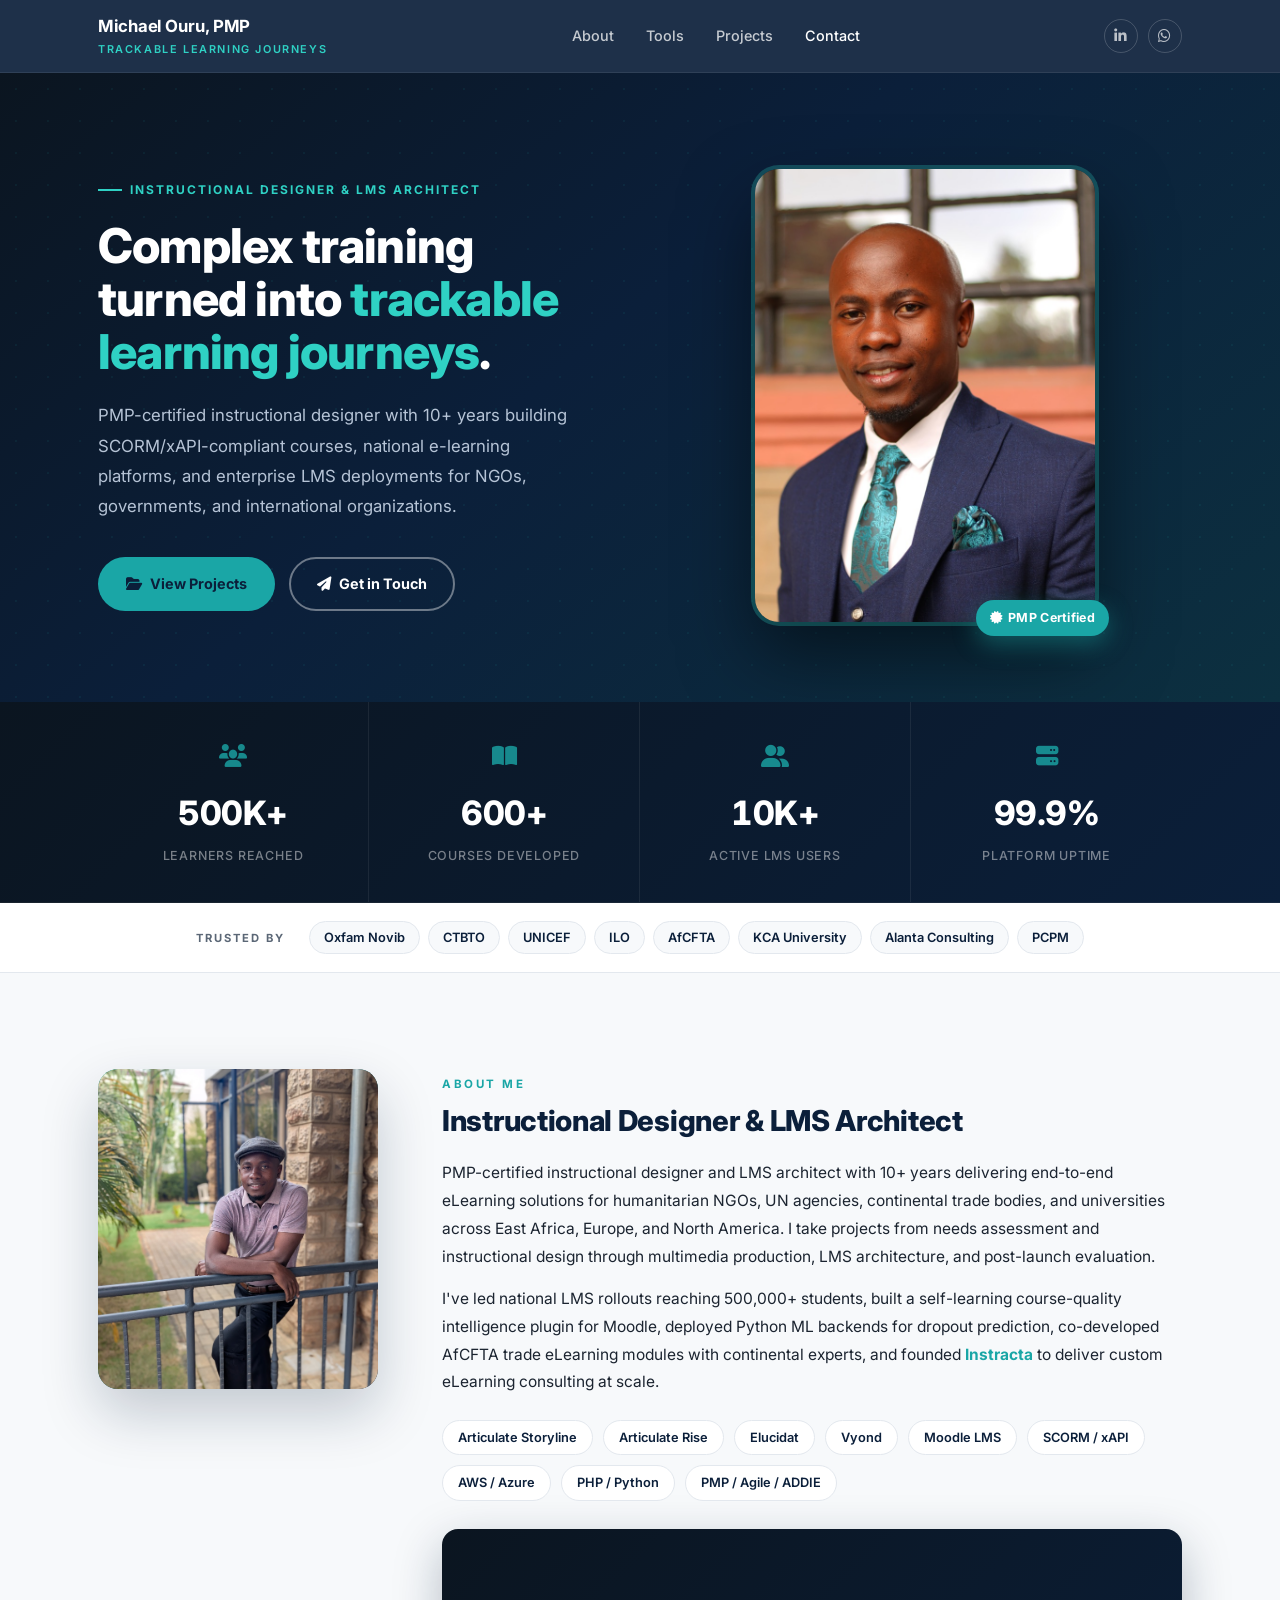
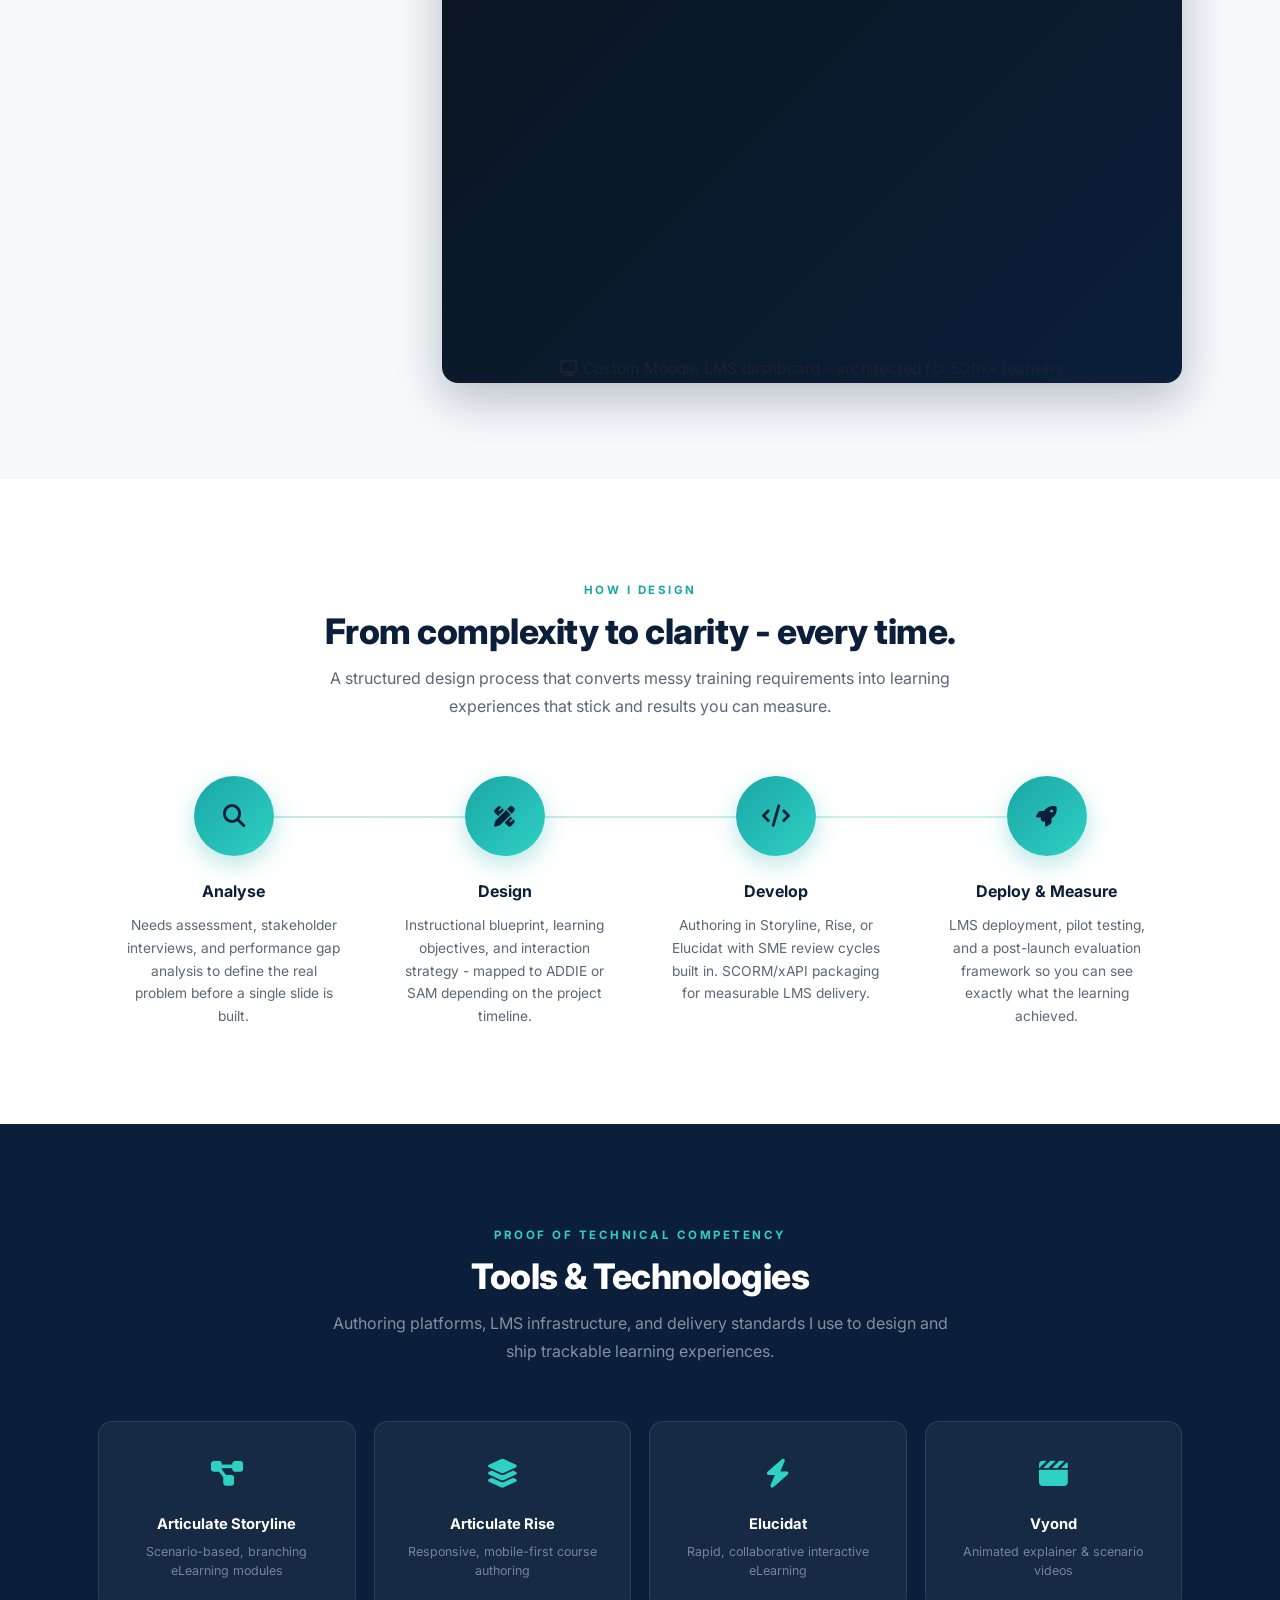
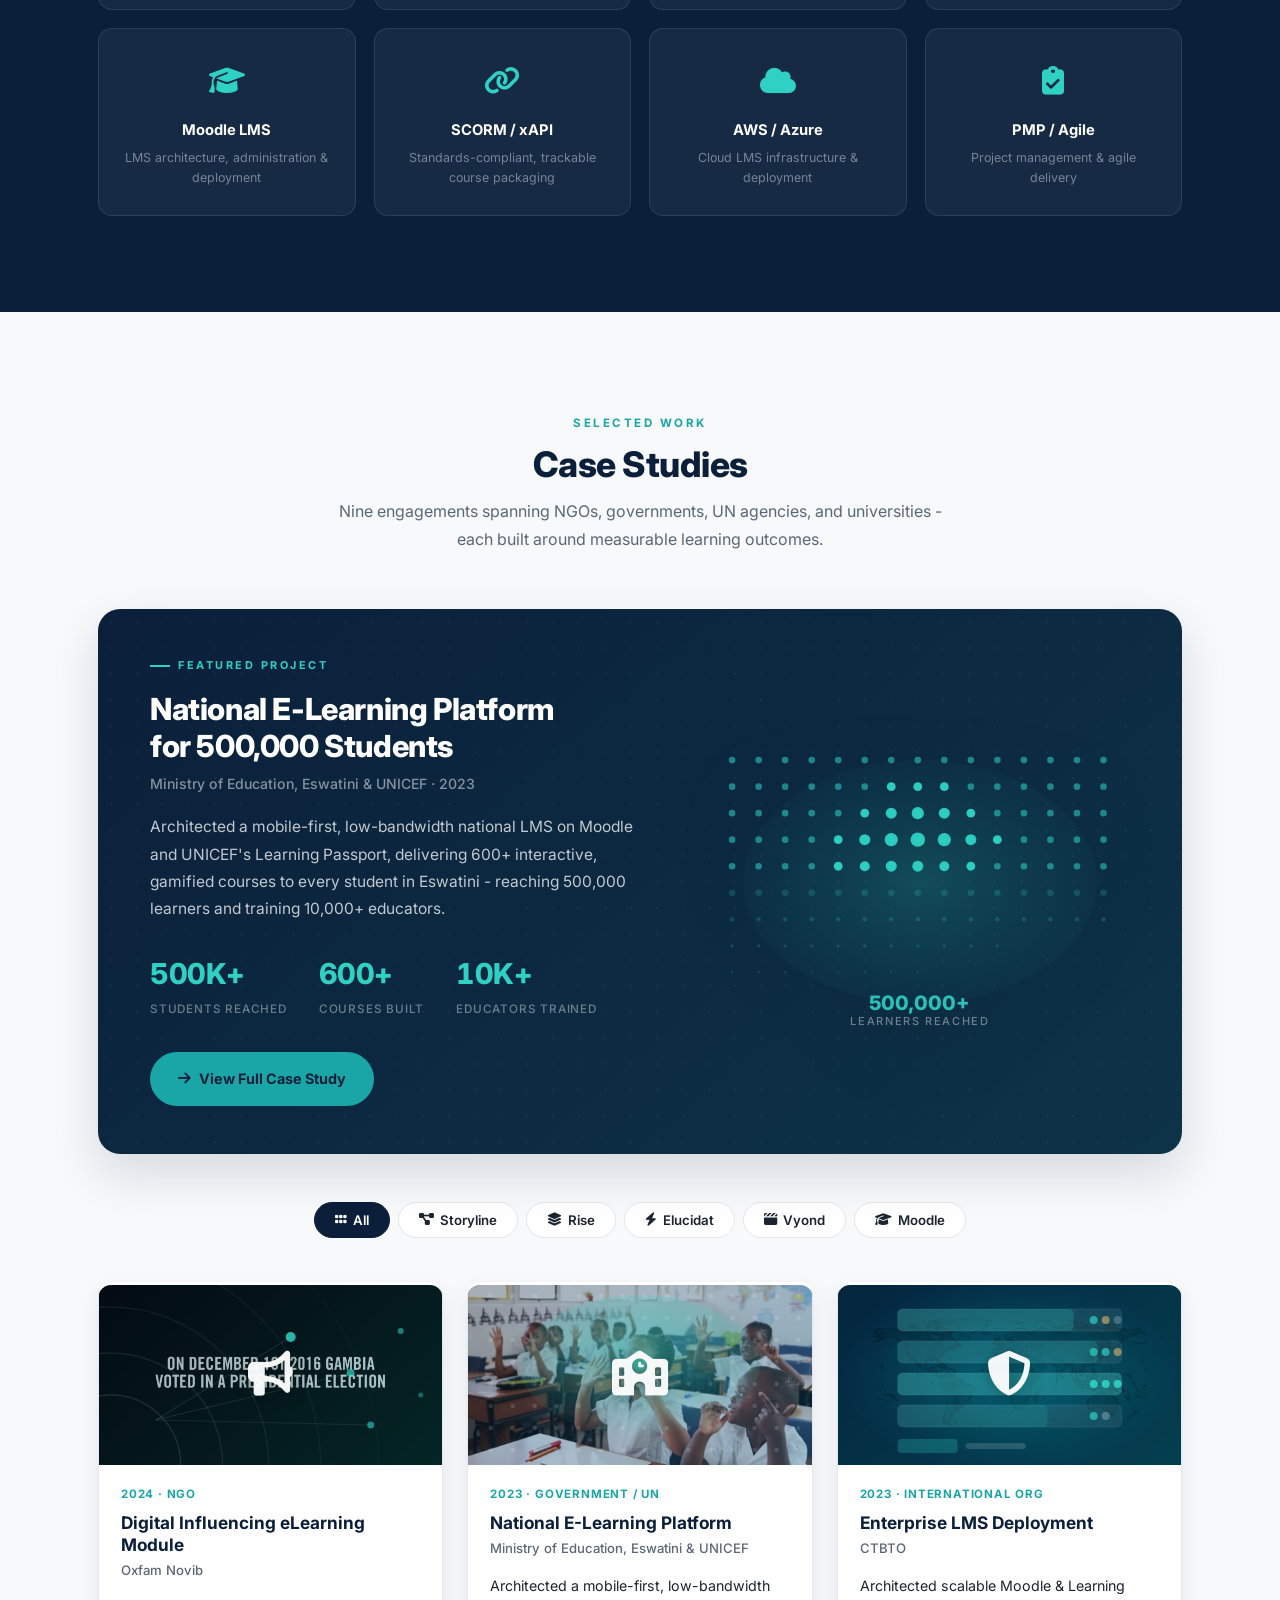
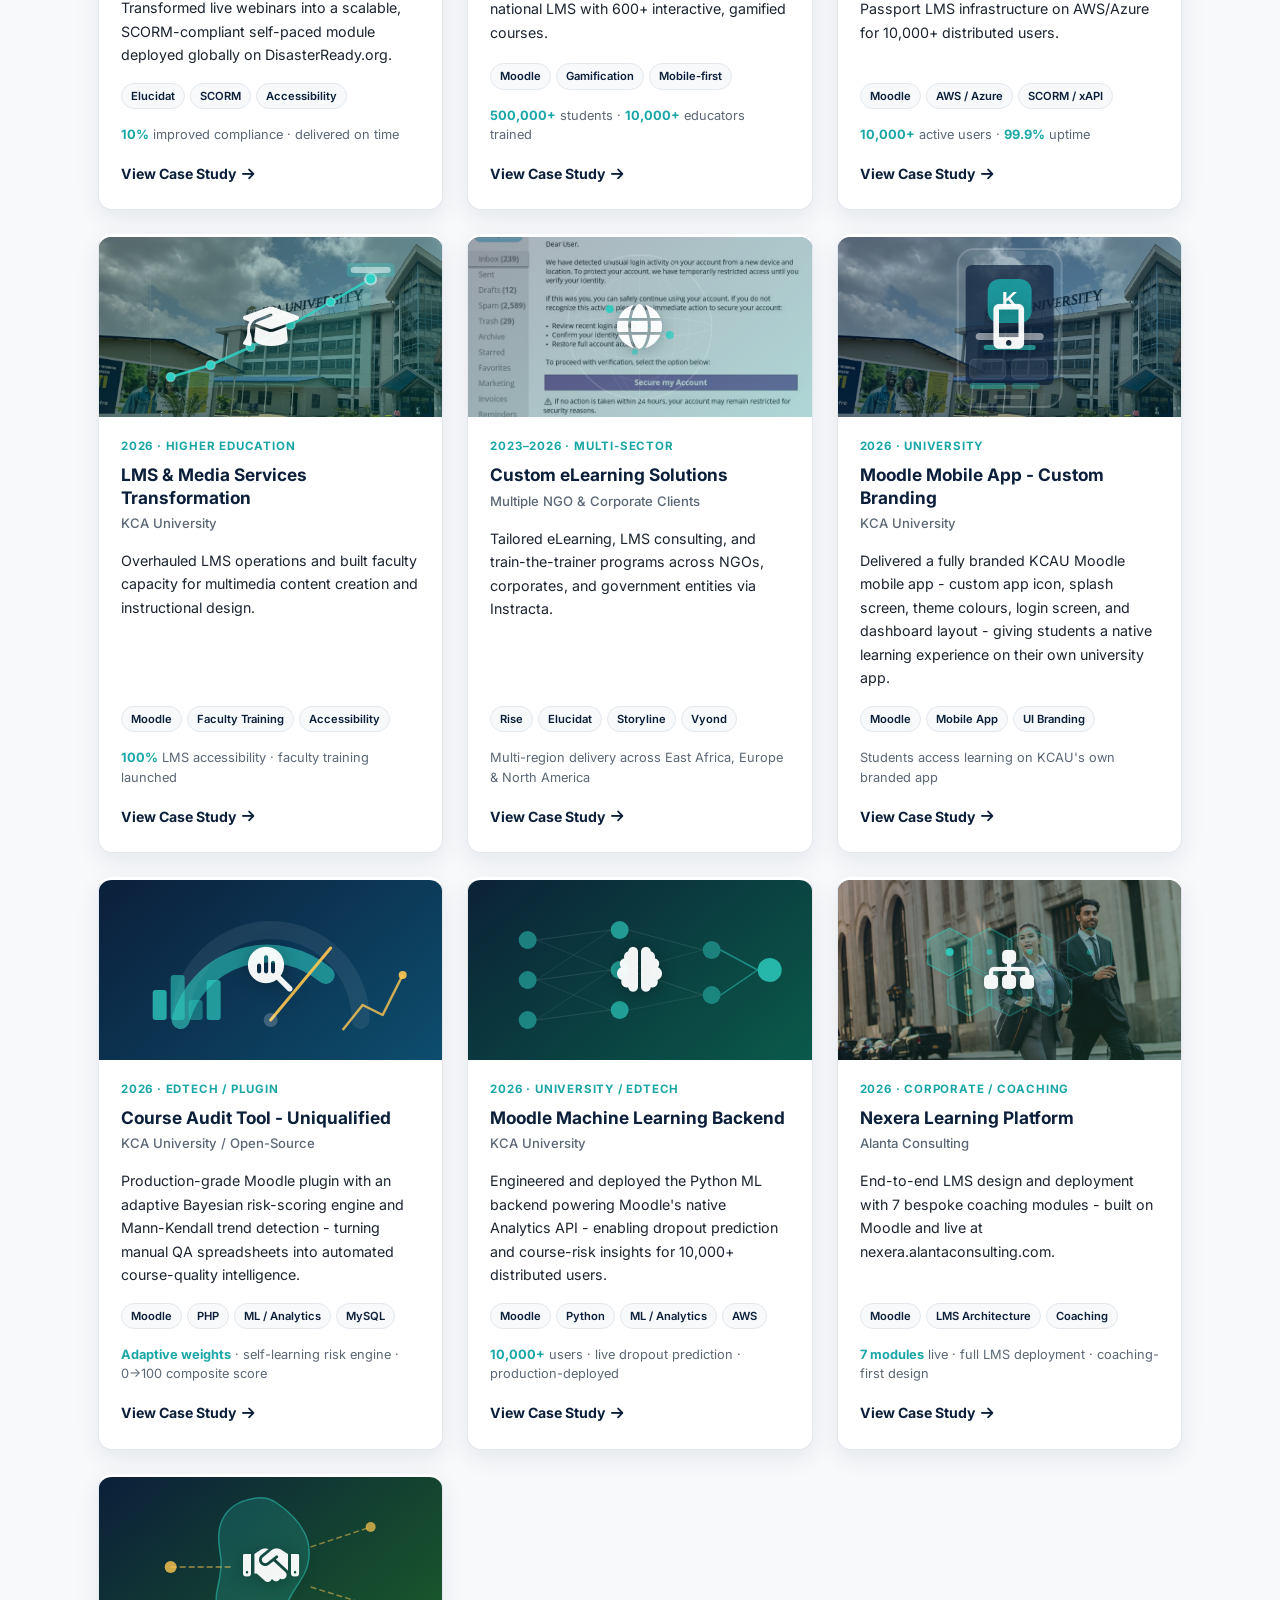
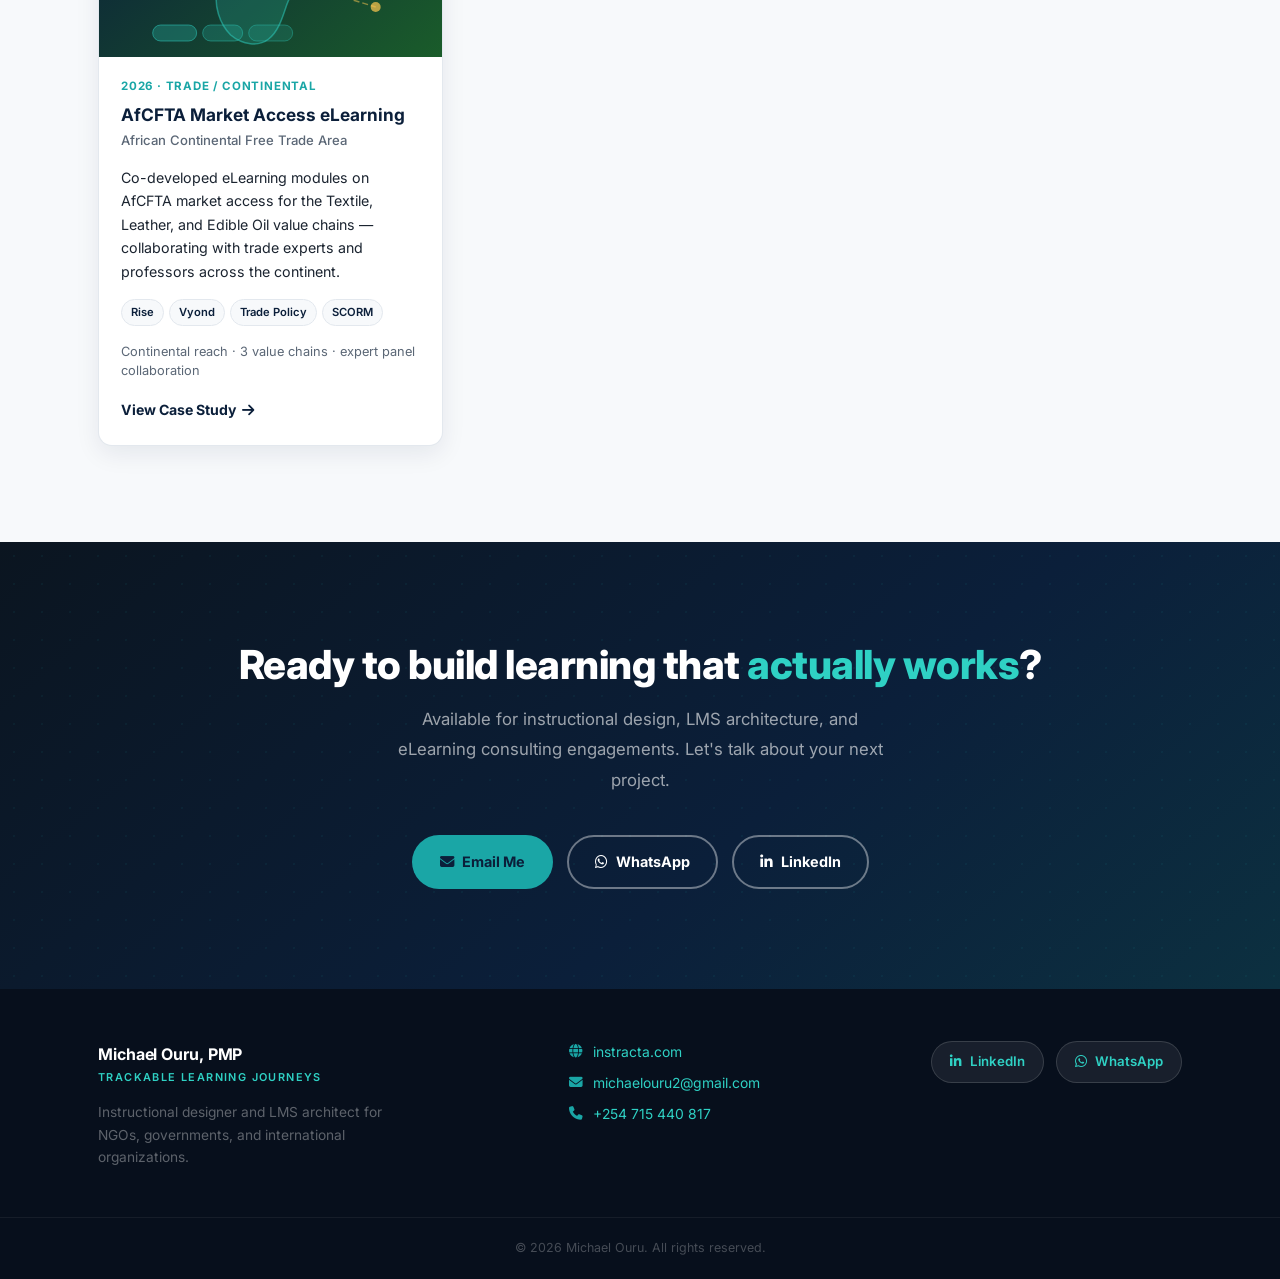
<file: index.html>
<!DOCTYPE html>
<html lang="en">
<head>
<meta charset="UTF-8" />
<meta name="viewport" content="width=device-width, initial-scale=1.0" />
<title>Michael Ouru, PMP - Instructional Design Portfolio</title>
<meta name="description" content="Instructional design and eLearning portfolio of Michael Ouru, PMP - trackable learning journeys built with Articulate Storyline, Rise, Elucidat and Moodle LMS." />
<link rel="stylesheet" href="styles.css" />
<link rel="stylesheet" href="https://cdnjs.cloudflare.com/ajax/libs/font-awesome/6.5.1/css/all.min.css" integrity="sha512-DTOQO9RWCH3ppGqcWaEA1BIZOC6xxalwEsw9c2QQeAIftl+Vegovlnee1c9QX4TctnWMn13TZye+giMm8e2LwA==" crossorigin="anonymous" referrerpolicy="no-referrer" />
</head>
<body>

<div class="scroll-progress" id="scrollProgress"></div>

<header class="site-header">
  <div class="container">
    <a href="index.html" class="brand">
      <span class="name">Michael Ouru, PMP</span>
      <span class="tagline">Trackable Learning Journeys</span>
    </a>
    <nav class="nav-links" id="navLinks">
      <a href="#about">About</a>
      <a href="#tools">Tools</a>
      <a href="#projects">Projects</a>
      <a href="#contact">Contact</a>
    </nav>
    <div class="header-social">
      <a href="https://www.linkedin.com/in/michael-ouru-pmp%C2%AE-215671152/" target="_blank" rel="noopener" aria-label="LinkedIn"><i class="fa-brands fa-linkedin-in"></i></a>
      <a href="https://wa.me/254715440817" target="_blank" rel="noopener" aria-label="WhatsApp"><i class="fa-brands fa-whatsapp"></i></a>
    </div>
    <button class="nav-toggle" aria-label="Toggle navigation"><i class="fa-solid fa-bars"></i></button>
  </div>
</header>

<!-- ── Hero ──────────────────────────────────────────────── -->
<section class="hero">
  <div class="container">
    <div class="hero-copy">
      <span class="hero-eyebrow">Instructional Designer &amp; LMS Architect</span>
      <h1>Complex training turned into <span>trackable learning journeys</span>.</h1>
      <p class="lead">PMP-certified instructional designer with 10+ years building SCORM/xAPI-compliant courses, national e-learning platforms, and enterprise LMS deployments for NGOs, governments, and international organizations.</p>
      <div class="cta-row">
        <a href="#projects" class="btn btn-primary"><i class="fa-solid fa-folder-open"></i> View Projects</a>
        <a href="#contact" class="btn btn-outline"><i class="fa-solid fa-paper-plane"></i> Get in Touch</a>
      </div>
    </div>

    <!-- Hero headshot photo -->
    <div class="hero-visual">
      <div class="hero-photo-wrap">
        <img src="assets/michael-ouru.jpg" alt="Michael Ouru, PMP - Instructional Designer" class="hero-photo" />
        <div class="hero-photo-badge"><i class="fa-solid fa-certificate"></i> PMP Certified</div>
      </div>
    </div>
  </div>
</section>

<!-- ── Stats strip ────────────────────────────────────────── -->
<div class="stat-strip">
  <div class="container">
    <div class="stat-strip-card">
      <div class="icon"><i class="fa-solid fa-users"></i></div>
      <div class="num" data-count="500" data-suffix="K+">500K+</div>
      <div class="label">Learners Reached</div>
    </div>
    <div class="stat-strip-card">
      <div class="icon"><i class="fa-solid fa-book-open"></i></div>
      <div class="num" data-count="600" data-suffix="+">600+</div>
      <div class="label">Courses Developed</div>
    </div>
    <div class="stat-strip-card">
      <div class="icon"><i class="fa-solid fa-user-group"></i></div>
      <div class="num" data-count="10" data-suffix="K+">10K+</div>
      <div class="label">Active LMS Users</div>
    </div>
    <div class="stat-strip-card">
      <div class="icon"><i class="fa-solid fa-server"></i></div>
      <div class="num" data-count="99.9" data-suffix="%">99.9%</div>
      <div class="label">Platform Uptime</div>
    </div>
  </div>
</div>

<!-- ── Trusted by ─────────────────────────────────────────── -->
<div class="trusted-strip">
  <div class="container">
    <span class="trusted-label">Trusted by</span>
    <div class="trusted-names">
      <span class="trusted-name">Oxfam Novib</span>
      <span class="trusted-name">CTBTO</span>
      <span class="trusted-name">UNICEF</span>
      <span class="trusted-name">ILO</span>
      <span class="trusted-name">AfCFTA</span>
      <span class="trusted-name">KCA University</span>
      <span class="trusted-name">Alanta Consulting</span>
      <span class="trusted-name">PCPM</span>
    </div>
  </div>
</div>

<!-- ── About ──────────────────────────────────────────────── -->
<section id="about">
  <div class="container about-grid">
    <div class="about-photo fade-in-up">
      <img src="assets/michael-ouru-casual.jpg" alt="Michael Ouru, PMP" />
    </div>
    <div class="about-text fade-in-up" style="transition-delay:0.12s">
      <div class="section-head" style="text-align:left; margin:0 0 20px;">
        <span class="eyebrow">About Me</span>
        <h2>Instructional Designer &amp; LMS Architect</h2>
      </div>
      <p>PMP-certified instructional designer and LMS architect with 10+ years delivering end-to-end eLearning solutions for humanitarian NGOs, UN agencies, continental trade bodies, and universities across East Africa, Europe, and North America. I take projects from needs assessment and instructional design through multimedia production, LMS architecture, and post-launch evaluation.</p>
      <p>I've led national LMS rollouts reaching 500,000+ students, built a self-learning course-quality intelligence plugin for Moodle, deployed Python ML backends for dropout prediction, co-developed AfCFTA trade eLearning modules with continental experts, and founded <a href="https://instracta.com" target="_blank" rel="noopener"><strong>Instracta</strong></a> to deliver custom eLearning consulting at scale.</p>
      <div class="tool-tags">
        <span class="tool-tag">Articulate Storyline</span>
        <span class="tool-tag">Articulate Rise</span>
        <span class="tool-tag">Elucidat</span>
        <span class="tool-tag">Vyond</span>
        <span class="tool-tag">Moodle LMS</span>
        <span class="tool-tag">SCORM / xAPI</span>
        <span class="tool-tag">AWS / Azure</span>
        <span class="tool-tag">PHP / Python</span>
        <span class="tool-tag">PMP / Agile / ADDIE</span>
      </div>
      <!-- LMS dashboard mockup -->
            <div class="about-device-wrap about-device-video fade-in-up" style="transition-delay:0.24s">
        <iframe
          src="https://drive.google.com/file/d/1QCvJ759dH0XUtza_cE8IYiLPF6O4xl4B/preview"
          allow="autoplay"
          allowfullscreen
          title="Michael Ouru, PMP — Instructional Designer &amp; LMS Architect"
        ></iframe>
        <p class="about-device-caption"><i class="fa-solid fa-display"></i> Custom Moodle LMS dashboard - architected for 500k+ learners</p>
      </div>
    </div>
  </div>
</section>

<!-- ── Process section ───────────────────────────────────── -->
<section class="process-section">
  <div class="container">
    <div class="section-head fade-in-up">
      <span class="eyebrow">How I Design</span>
      <h2>From complexity to clarity - every time.</h2>
      <p>A structured design process that converts messy training requirements into learning experiences that stick and results you can measure.</p>
    </div>
    <div class="process-steps">
      <div class="process-connector"></div>
      <div class="process-step fade-in-up">
        <div class="process-num"><i class="fa-solid fa-magnifying-glass" style="font-size:1.4rem"></i></div>
        <h3>Analyse</h3>
        <p>Needs assessment, stakeholder interviews, and performance gap analysis to define the real problem before a single slide is built.</p>
      </div>
      <div class="process-step fade-in-up" style="transition-delay:0.1s">
        <div class="process-num"><i class="fa-solid fa-pencil-ruler" style="font-size:1.3rem"></i></div>
        <h3>Design</h3>
        <p>Instructional blueprint, learning objectives, and interaction strategy - mapped to ADDIE or SAM depending on the project timeline.</p>
      </div>
      <div class="process-step fade-in-up" style="transition-delay:0.2s">
        <div class="process-num"><i class="fa-solid fa-code" style="font-size:1.4rem"></i></div>
        <h3>Develop</h3>
        <p>Authoring in Storyline, Rise, or Elucidat with SME review cycles built in. SCORM/xAPI packaging for measurable LMS delivery.</p>
      </div>
      <div class="process-step fade-in-up" style="transition-delay:0.3s">
        <div class="process-num"><i class="fa-solid fa-rocket" style="font-size:1.3rem"></i></div>
        <h3>Deploy &amp; Measure</h3>
        <p>LMS deployment, pilot testing, and a post-launch evaluation framework so you can see exactly what the learning achieved.</p>
      </div>
    </div>
  </div>
</section>

<!-- ── Tools - dark section ──────────────────────────────── -->
<section class="tools-section" id="tools">
  <div class="container">
    <div class="section-head fade-in-up">
      <span class="eyebrow">Proof of Technical Competency</span>
      <h2>Tools &amp; Technologies</h2>
      <p>Authoring platforms, LMS infrastructure, and delivery standards I use to design and ship trackable learning experiences.</p>
    </div>
    <div class="tools-grid">
      <div class="tool-card fade-in-up">
        <div class="icon"><i class="fa-solid fa-diagram-project"></i></div>
        <div class="tname">Articulate Storyline</div>
        <div class="tdesc">Scenario-based, branching eLearning modules</div>
      </div>
      <div class="tool-card fade-in-up" style="transition-delay:0.05s">
        <div class="icon"><i class="fa-solid fa-layer-group"></i></div>
        <div class="tname">Articulate Rise</div>
        <div class="tdesc">Responsive, mobile-first course authoring</div>
      </div>
      <div class="tool-card fade-in-up" style="transition-delay:0.10s">
        <div class="icon"><i class="fa-solid fa-bolt"></i></div>
        <div class="tname">Elucidat</div>
        <div class="tdesc">Rapid, collaborative interactive eLearning</div>
      </div>
      <div class="tool-card fade-in-up" style="transition-delay:0.15s">
        <div class="icon"><i class="fa-solid fa-clapperboard"></i></div>
        <div class="tname">Vyond</div>
        <div class="tdesc">Animated explainer &amp; scenario videos</div>
      </div>
      <div class="tool-card fade-in-up" style="transition-delay:0.20s">
        <div class="icon"><i class="fa-solid fa-graduation-cap"></i></div>
        <div class="tname">Moodle LMS</div>
        <div class="tdesc">LMS architecture, administration &amp; deployment</div>
      </div>
      <div class="tool-card fade-in-up" style="transition-delay:0.25s">
        <div class="icon"><i class="fa-solid fa-link"></i></div>
        <div class="tname">SCORM / xAPI</div>
        <div class="tdesc">Standards-compliant, trackable course packaging</div>
      </div>
      <div class="tool-card fade-in-up" style="transition-delay:0.30s">
        <div class="icon"><i class="fa-solid fa-cloud"></i></div>
        <div class="tname">AWS / Azure</div>
        <div class="tdesc">Cloud LMS infrastructure &amp; deployment</div>
      </div>
      <div class="tool-card fade-in-up" style="transition-delay:0.35s">
        <div class="icon"><i class="fa-solid fa-clipboard-check"></i></div>
        <div class="tname">PMP / Agile</div>
        <div class="tdesc">Project management &amp; agile delivery</div>
      </div>
    </div>
  </div>
</section>

<!-- ── Projects ───────────────────────────────────────────── -->
<section id="projects">
  <div class="container">
    <div class="section-head fade-in-up">
      <span class="eyebrow">Selected Work</span>
      <h2>Case Studies</h2>
      <p>Nine engagements spanning NGOs, governments, UN agencies, and universities - each built around measurable learning outcomes.</p>
    </div>

    <!-- Featured project -->
    <div class="featured-project fade-in-up">
      <div class="featured-project-copy">
        <span class="featured-badge">Featured Project</span>
        <h3>National E-Learning Platform for 500,000 Students</h3>
        <div class="featured-client">Ministry of Education, Eswatini &amp; UNICEF · 2023</div>
        <p class="featured-blurb">Architected a mobile-first, low-bandwidth national LMS on Moodle and UNICEF's Learning Passport, delivering 600+ interactive, gamified courses to every student in Eswatini - reaching 500,000 learners and training 10,000+ educators.</p>
        <div class="featured-stats">
          <div class="f-stat">
            <div class="f-num">500K+</div>
            <div class="f-label">Students Reached</div>
          </div>
          <div class="f-stat">
            <div class="f-num">600+</div>
            <div class="f-label">Courses Built</div>
          </div>
          <div class="f-stat">
            <div class="f-num">10K+</div>
            <div class="f-label">Educators Trained</div>
          </div>
        </div>
        <a class="btn btn-primary" href="projects/eswatini-unicef.html"><i class="fa-solid fa-arrow-right"></i> View Full Case Study</a>
      </div>
      <!-- Featured visual: abstract dot-grid representing scale of students -->
      <div class="featured-visual">
        <svg class="featured-svg" viewBox="0 0 380 260" xmlns="http://www.w3.org/2000/svg" aria-hidden="true">
          <defs>
            <radialGradient id="fgrd" cx="50%" cy="50%" r="60%">
              <stop offset="0%" stop-color="rgba(47,209,196,0.22)"/>
              <stop offset="100%" stop-color="rgba(26,166,166,0)"/>
            </radialGradient>
          </defs>
          <!-- Background glow -->
          <ellipse cx="190" cy="130" rx="160" ry="110" fill="url(#fgrd)"/>
          <!-- Dot grid representing students -->
          <g fill="rgba(47,209,196,0.55)">
            <!-- Row 1 -->
            <circle cx="20" cy="20" r="3"/><circle cx="44" cy="20" r="3"/><circle cx="68" cy="20" r="3"/>
            <circle cx="92" cy="20" r="3"/><circle cx="116" cy="20" r="3"/><circle cx="140" cy="20" r="3"/>
            <circle cx="164" cy="20" r="3"/><circle cx="188" cy="20" r="3"/><circle cx="212" cy="20" r="3"/>
            <circle cx="236" cy="20" r="3"/><circle cx="260" cy="20" r="3"/><circle cx="284" cy="20" r="3"/>
            <circle cx="308" cy="20" r="3"/><circle cx="332" cy="20" r="3"/><circle cx="356" cy="20" r="3"/>
            <!-- Row 2 -->
            <circle cx="20" cy="44" r="3"/><circle cx="44" cy="44" r="3"/><circle cx="68" cy="44" r="3"/>
            <circle cx="92" cy="44" r="3"/><circle cx="116" cy="44" r="3"/><circle cx="140" cy="44" r="3"/>
            <circle cx="164" cy="44" r="3"/><circle cx="188" cy="44" r="3"/><circle cx="212" cy="44" r="3"/>
            <circle cx="236" cy="44" r="3"/><circle cx="260" cy="44" r="3"/><circle cx="284" cy="44" r="3"/>
            <circle cx="308" cy="44" r="3"/><circle cx="332" cy="44" r="3"/><circle cx="356" cy="44" r="3"/>
            <!-- Row 3 -->
            <circle cx="20" cy="68" r="3"/><circle cx="44" cy="68" r="3"/><circle cx="68" cy="68" r="3"/>
            <circle cx="92" cy="68" r="3"/><circle cx="116" cy="68" r="3"/><circle cx="140" cy="68" r="3"/>
            <circle cx="164" cy="68" r="3"/><circle cx="188" cy="68" r="3"/><circle cx="212" cy="68" r="3"/>
            <circle cx="236" cy="68" r="3"/><circle cx="260" cy="68" r="3"/><circle cx="284" cy="68" r="3"/>
            <circle cx="308" cy="68" r="3"/><circle cx="332" cy="68" r="3"/><circle cx="356" cy="68" r="3"/>
            <!-- Row 4 -->
            <circle cx="20" cy="92" r="3"/><circle cx="44" cy="92" r="3"/><circle cx="68" cy="92" r="3"/>
            <circle cx="92" cy="92" r="3"/><circle cx="116" cy="92" r="3"/><circle cx="140" cy="92" r="3"/>
            <circle cx="164" cy="92" r="3"/><circle cx="188" cy="92" r="3"/><circle cx="212" cy="92" r="3"/>
            <circle cx="236" cy="92" r="3"/><circle cx="260" cy="92" r="3"/><circle cx="284" cy="92" r="3"/>
            <circle cx="308" cy="92" r="3"/><circle cx="332" cy="92" r="3"/><circle cx="356" cy="92" r="3"/>
            <!-- Row 5 -->
            <circle cx="20" cy="116" r="3"/><circle cx="44" cy="116" r="3"/><circle cx="68" cy="116" r="3"/>
            <circle cx="92" cy="116" r="3"/><circle cx="116" cy="116" r="3"/><circle cx="140" cy="116" r="3"/>
            <circle cx="164" cy="116" r="3"/><circle cx="188" cy="116" r="3"/><circle cx="212" cy="116" r="3"/>
            <circle cx="236" cy="116" r="3"/><circle cx="260" cy="116" r="3"/><circle cx="284" cy="116" r="3"/>
            <circle cx="308" cy="116" r="3"/><circle cx="332" cy="116" r="3"/><circle cx="356" cy="116" r="3"/>
          </g>
          <!-- Highlighted / "reached" dots (brighter, in a growing cluster) -->
          <g fill="rgba(47,209,196,0.95)">
            <circle cx="164" cy="44" r="4"/><circle cx="188" cy="44" r="4"/><circle cx="212" cy="44" r="4"/>
            <circle cx="140" cy="68" r="4"/><circle cx="164" cy="68" r="5"/><circle cx="188" cy="68" r="5.5"/>
            <circle cx="212" cy="68" r="5"/><circle cx="236" cy="68" r="4"/>
            <circle cx="116" cy="92" r="4"/><circle cx="140" cy="92" r="5"/><circle cx="164" cy="92" r="6"/>
            <circle cx="188" cy="92" r="6.5"/><circle cx="212" cy="92" r="6"/><circle cx="236" cy="92" r="5"/>
            <circle cx="260" cy="92" r="4"/>
            <circle cx="116" cy="116" r="4"/><circle cx="140" cy="116" r="4.5"/><circle cx="164" cy="116" r="5"/>
            <circle cx="188" cy="116" r="5"/><circle cx="212" cy="116" r="4.5"/><circle cx="236" cy="116" r="4"/>
          </g>
          <!-- Lower rows (fading) -->
          <g fill="rgba(47,209,196,0.2)">
            <circle cx="20" cy="140" r="3"/><circle cx="44" cy="140" r="3"/><circle cx="68" cy="140" r="3"/>
            <circle cx="92" cy="140" r="3"/><circle cx="116" cy="140" r="3"/><circle cx="140" cy="140" r="3"/>
            <circle cx="164" cy="140" r="3"/><circle cx="188" cy="140" r="3"/><circle cx="212" cy="140" r="3"/>
            <circle cx="236" cy="140" r="3"/><circle cx="260" cy="140" r="3"/><circle cx="284" cy="140" r="3"/>
            <circle cx="308" cy="140" r="3"/><circle cx="332" cy="140" r="3"/><circle cx="356" cy="140" r="3"/>
            <circle cx="20" cy="164" r="2"/><circle cx="44" cy="164" r="2"/><circle cx="68" cy="164" r="2"/>
            <circle cx="92" cy="164" r="2"/><circle cx="116" cy="164" r="2"/><circle cx="140" cy="164" r="2"/>
            <circle cx="164" cy="164" r="2"/><circle cx="188" cy="164" r="2"/><circle cx="212" cy="164" r="2"/>
            <circle cx="236" cy="164" r="2"/><circle cx="260" cy="164" r="2"/><circle cx="284" cy="164" r="2"/>
            <circle cx="308" cy="164" r="2"/><circle cx="332" cy="164" r="2"/><circle cx="356" cy="164" r="2"/>
            <circle cx="20" cy="188" r="1.5"/><circle cx="44" cy="188" r="1.5"/><circle cx="68" cy="188" r="1.5"/>
            <circle cx="92" cy="188" r="1.5"/><circle cx="116" cy="188" r="1.5"/><circle cx="140" cy="188" r="1.5"/>
            <circle cx="164" cy="188" r="1.5"/><circle cx="188" cy="188" r="1.5"/><circle cx="212" cy="188" r="1.5"/>
            <circle cx="236" cy="188" r="1.5"/><circle cx="260" cy="188" r="1.5"/>
            <circle cx="20" cy="212" r="1"/><circle cx="44" cy="212" r="1"/><circle cx="68" cy="212" r="1"/>
            <circle cx="92" cy="212" r="1"/><circle cx="116" cy="212" r="1"/><circle cx="140" cy="212" r="1"/>
            <circle cx="164" cy="212" r="1"/><circle cx="188" cy="212" r="1"/>
          </g>
          <!-- 500K label -->
          <text x="190" y="246" text-anchor="middle" font-family="Inter,system-ui,sans-serif" font-size="18" font-weight="800" fill="rgba(47,209,196,0.9)">500,000+</text>
          <text x="190" y="260" text-anchor="middle" font-family="Inter,system-ui,sans-serif" font-size="10" font-weight="500" fill="rgba(255,255,255,0.4)" letter-spacing="1.5">LEARNERS REACHED</text>
        </svg>
      </div>
    </div>

    <!-- Filter bar -->
    <div class="filter-bar">
      <button class="filter-btn active" data-filter="all"><i class="fa-solid fa-grip"></i>All</button>
      <button class="filter-btn" data-filter="storyline"><i class="fa-solid fa-diagram-project"></i>Storyline</button>
      <button class="filter-btn" data-filter="rise"><i class="fa-solid fa-layer-group"></i>Rise</button>
      <button class="filter-btn" data-filter="elucidat"><i class="fa-solid fa-bolt"></i>Elucidat</button>
      <button class="filter-btn" data-filter="vyond"><i class="fa-solid fa-clapperboard"></i>Vyond</button>
      <button class="filter-btn" data-filter="moodle"><i class="fa-solid fa-graduation-cap"></i>Moodle</button>
    </div>

    <div class="project-grid">

      <!-- Card 1: Oxfam - broadcast arcs -->
      <article class="project-card fade-in-up" data-tools="elucidat">
        <div class="card-thumb" style="background:linear-gradient(140deg,#0b1f3a 0%,#0e6b6b 100%)">
          <img class="thumb-photo" src="assets/screenshot-oxfam.jpg" alt="" loading="lazy" />
          <svg class="thumb-bg" viewBox="0 0 320 180" xmlns="http://www.w3.org/2000/svg" aria-hidden="true">
            <!-- Concentric arcs radiating from lower-left (broadcast/signal) -->
            <circle cx="0" cy="180" r="70"  fill="none" stroke="rgba(255,255,255,0.10)" stroke-width="1.5"/>
            <circle cx="0" cy="180" r="112" fill="none" stroke="rgba(255,255,255,0.08)" stroke-width="1.5"/>
            <circle cx="0" cy="180" r="158" fill="none" stroke="rgba(255,255,255,0.06)" stroke-width="1.5"/>
            <circle cx="0" cy="180" r="210" fill="none" stroke="rgba(255,255,255,0.04)" stroke-width="1.5"/>
            <circle cx="0" cy="180" r="268" fill="none" stroke="rgba(255,255,255,0.03)" stroke-width="1"/>
            <!-- Signal reception dots -->
            <circle cx="180" cy="52"  r="5" fill="rgba(47,209,196,0.85)"/>
            <circle cx="240" cy="88"  r="4" fill="rgba(47,209,196,0.70)"/>
            <circle cx="290" cy="46"  r="3" fill="rgba(47,209,196,0.55)"/>
            <circle cx="260" cy="140" r="3.5" fill="rgba(47,209,196,0.60)"/>
            <circle cx="310" cy="110" r="2.5" fill="rgba(47,209,196,0.40)"/>
            <!-- Connection lines -->
            <line x1="45" y1="135" x2="180" y2="52"  stroke="rgba(255,255,255,0.12)" stroke-width="1"/>
            <line x1="45" y1="135" x2="240" y2="88"  stroke="rgba(255,255,255,0.10)" stroke-width="1"/>
            <line x1="45" y1="135" x2="260" y2="140" stroke="rgba(255,255,255,0.08)" stroke-width="1"/>
          </svg>
          <i class="fa-solid fa-bullhorn"></i>
        </div>
        <div class="card-body">
          <div class="year">2024 · NGO</div>
          <h3>Digital Influencing eLearning Module</h3>
          <div class="client">Oxfam Novib</div>
          <p class="blurb">Transformed live webinars into a scalable, SCORM-compliant self-paced module deployed globally on DisasterReady.org.</p>
          <div class="tags"><span>Elucidat</span><span>SCORM</span><span>Accessibility</span></div>
          <div class="results"><strong>10%</strong> improved compliance · delivered on time</div>
          <a class="card-link" href="projects/oxfam-novib.html">View Case Study <i class="fa-solid fa-arrow-right"></i></a>
        </div>
      </article>

      <!-- Card 2: Eswatini - horizontal data bars (server/infra feel; featured separately above) -->
      <article class="project-card fade-in-up" data-tools="moodle" style="transition-delay:0.07s">
        <div class="card-thumb" style="background:linear-gradient(140deg,#0b1f3a 0%,#0a6090 100%)">
          <img class="thumb-photo" src="assets/screenshot-eswatini.jpg" alt="" loading="lazy" />
          <svg class="thumb-bg" viewBox="0 0 320 180" xmlns="http://www.w3.org/2000/svg" aria-hidden="true">
            <!-- Dot grid (students at scale) -->
            <defs>
              <pattern id="dotgrid" x="0" y="0" width="22" height="22" patternUnits="userSpaceOnUse">
                <circle cx="11" cy="11" r="2.2" fill="rgba(255,255,255,0.14)"/>
              </pattern>
              <radialGradient id="sg" cx="50%" cy="40%" r="65%">
                <stop offset="0%" stop-color="rgba(47,209,196,0.5)"/>
                <stop offset="100%" stop-color="rgba(47,209,196,0)"/>
              </radialGradient>
            </defs>
            <rect x="0" y="0" width="320" height="180" fill="url(#dotgrid)"/>
            <ellipse cx="160" cy="80" rx="120" ry="70" fill="url(#sg)"/>
            <!-- Bright cluster in center -->
            <circle cx="160" cy="80" r="14" fill="rgba(47,209,196,0.22)"/>
            <circle cx="160" cy="80" r="6"  fill="rgba(47,209,196,0.55)"/>
          </svg>
          <i class="fa-solid fa-school"></i>
        </div>
        <div class="card-body">
          <div class="year">2023 · Government / UN</div>
          <h3>National E-Learning Platform</h3>
          <div class="client">Ministry of Education, Eswatini &amp; UNICEF</div>
          <p class="blurb">Architected a mobile-first, low-bandwidth national LMS with 600+ interactive, gamified courses.</p>
          <div class="tags"><span>Moodle</span><span>Gamification</span><span>Mobile-first</span></div>
          <div class="results"><strong>500,000+</strong> students · <strong>10,000+</strong> educators trained</div>
          <a class="card-link" href="projects/eswatini-unicef.html">View Case Study <i class="fa-solid fa-arrow-right"></i></a>
        </div>
      </article>

      <!-- Card 3: CTBTO - server stack bars -->
      <article class="project-card fade-in-up" data-tools="moodle" style="transition-delay:0.14s">
        <div class="card-thumb" style="background:linear-gradient(140deg,#0e1428 0%,#0d5c5c 100%)">
          <img class="thumb-photo" src="assets/screenshot-ctbto.jpg" alt="" loading="lazy" />
          <svg class="thumb-bg" viewBox="0 0 320 180" xmlns="http://www.w3.org/2000/svg" aria-hidden="true">
            <!-- Horizontal stacked bars (server rack aesthetic) -->
            <rect x="48"  y="24"  width="224" height="22" rx="5" fill="rgba(255,255,255,0.07)" stroke="rgba(255,255,255,0.08)" stroke-width="1"/>
            <rect x="48"  y="24"  width="176" height="22" rx="5" fill="rgba(47,209,196,0.22)"/>
            <circle cx="244" cy="35" r="4" fill="rgba(47,209,196,0.7)"/>
            <circle cx="256" cy="35" r="4" fill="rgba(255,200,100,0.5)"/>
            <circle cx="268" cy="35" r="4" fill="rgba(255,255,255,0.2)"/>

            <rect x="48"  y="56"  width="224" height="22" rx="5" fill="rgba(255,255,255,0.07)" stroke="rgba(255,255,255,0.08)" stroke-width="1"/>
            <rect x="48"  y="56"  width="200" height="22" rx="5" fill="rgba(47,209,196,0.16)"/>
            <circle cx="244" cy="67" r="4" fill="rgba(47,209,196,0.7)"/>
            <circle cx="256" cy="67" r="4" fill="rgba(47,209,196,0.7)"/>
            <circle cx="268" cy="67" r="4" fill="rgba(255,200,100,0.5)"/>

            <rect x="48"  y="88"  width="224" height="22" rx="5" fill="rgba(255,255,255,0.07)" stroke="rgba(255,255,255,0.08)" stroke-width="1"/>
            <rect x="48"  y="88"  width="224" height="22" rx="5" fill="rgba(47,209,196,0.28)"/>
            <circle cx="244" cy="99" r="4" fill="rgba(47,209,196,0.9)"/>
            <circle cx="256" cy="99" r="4" fill="rgba(47,209,196,0.9)"/>
            <circle cx="268" cy="99" r="4" fill="rgba(47,209,196,0.9)"/>

            <rect x="48"  y="120" width="224" height="22" rx="5" fill="rgba(255,255,255,0.07)" stroke="rgba(255,255,255,0.08)" stroke-width="1"/>
            <rect x="48"  y="120" width="150" height="22" rx="5" fill="rgba(47,209,196,0.14)"/>
            <circle cx="244" cy="131" r="4" fill="rgba(47,209,196,0.7)"/>
            <circle cx="256" cy="131" r="4" fill="rgba(255,255,255,0.25)"/>

            <!-- Uptime label -->
            <rect x="48" y="154" width="60" height="14" rx="4" fill="rgba(47,209,196,0.25)"/>
            <rect x="116" y="158" width="60" height="6" rx="3" fill="rgba(255,255,255,0.15)"/>
          </svg>
          <i class="fa-solid fa-shield-halved"></i>
        </div>
        <div class="card-body">
          <div class="year">2023 · International Org</div>
          <h3>Enterprise LMS Deployment</h3>
          <div class="client">CTBTO</div>
          <p class="blurb">Architected scalable Moodle &amp; Learning Passport LMS infrastructure on AWS/Azure for 10,000+ distributed users.</p>
          <div class="tags"><span>Moodle</span><span>AWS / Azure</span><span>SCORM / xAPI</span></div>
          <div class="results"><strong>10,000+</strong> active users · <strong>99.9%</strong> uptime</div>
          <a class="card-link" href="projects/ctbto.html">View Case Study <i class="fa-solid fa-arrow-right"></i></a>
        </div>
      </article>

      <!-- Card 4: KCA University - rising line chart -->
      <article class="project-card fade-in-up" data-tools="moodle rise">
        <div class="card-thumb" style="background:linear-gradient(140deg,#0b2a1a 0%,#0e7878 100%)">
          <img class="thumb-photo" src="assets/screenshot-kca-lms.png" alt="" loading="lazy" />
          <svg class="thumb-bg" viewBox="0 0 320 180" xmlns="http://www.w3.org/2000/svg" aria-hidden="true">
            <!-- Grid lines -->
            <line x1="40" y1="30"  x2="40"  y2="150" stroke="rgba(255,255,255,0.07)" stroke-width="1"/>
            <line x1="40" y1="150" x2="280" y2="150" stroke="rgba(255,255,255,0.07)" stroke-width="1"/>
            <line x1="40" y1="120" x2="280" y2="120" stroke="rgba(255,255,255,0.05)" stroke-width="1" stroke-dasharray="4 4"/>
            <line x1="40" y1="90"  x2="280" y2="90"  stroke="rgba(255,255,255,0.05)" stroke-width="1" stroke-dasharray="4 4"/>
            <line x1="40" y1="60"  x2="280" y2="60"  stroke="rgba(255,255,255,0.05)" stroke-width="1" stroke-dasharray="4 4"/>
            <!-- Area fill under the line -->
            <path d="M60 140 L100 128 L140 110 L180 88 L220 65 L260 42 L260 150 L60 150 Z" fill="rgba(47,209,196,0.12)"/>
            <!-- Rising trend line -->
            <polyline points="60,140 100,128 140,110 180,88 220,65 260,42" fill="none" stroke="rgba(47,209,196,0.9)" stroke-width="2.5" stroke-linecap="round" stroke-linejoin="round"/>
            <!-- Data points -->
            <circle cx="60"  cy="140" r="4.5" fill="#2fd1c4" stroke="rgba(255,255,255,0.3)" stroke-width="1.5"/>
            <circle cx="100" cy="128" r="4.5" fill="#2fd1c4" stroke="rgba(255,255,255,0.3)" stroke-width="1.5"/>
            <circle cx="140" cy="110" r="4.5" fill="#2fd1c4" stroke="rgba(255,255,255,0.3)" stroke-width="1.5"/>
            <circle cx="180" cy="88"  r="4.5" fill="#2fd1c4" stroke="rgba(255,255,255,0.3)" stroke-width="1.5"/>
            <circle cx="220" cy="65"  r="4.5" fill="#2fd1c4" stroke="rgba(255,255,255,0.3)" stroke-width="1.5"/>
            <circle cx="260" cy="42"  r="5.5" fill="#2fd1c4" stroke="rgba(255,255,255,0.5)" stroke-width="2"/>
            <!-- Top-point callout -->
            <rect x="236" y="26" width="48" height="14" rx="4" fill="rgba(47,209,196,0.3)"/>
            <rect x="240" y="30" width="40" height="6" rx="3" fill="rgba(255,255,255,0.5)"/>
          </svg>
          <i class="fa-solid fa-graduation-cap"></i>
        </div>
        <div class="card-body">
          <div class="year">2026 · Higher Education</div>
          <h3>LMS &amp; Media Services Transformation</h3>
          <div class="client">KCA University</div>
          <p class="blurb">Overhauled LMS operations and built faculty capacity for multimedia content creation and instructional design.</p>
          <div class="tags"><span>Moodle</span><span>Faculty Training</span><span>Accessibility</span></div>
          <div class="results"><strong>100%</strong> LMS accessibility · faculty training launched</div>
          <a class="card-link" href="projects/kca-university.html">View Case Study <i class="fa-solid fa-arrow-right"></i></a>
        </div>
      </article>

      <!-- Card 5: Custom eLearning - wireframe globe -->
      <article class="project-card fade-in-up" data-tools="rise elucidat storyline vyond" style="transition-delay:0.07s">
        <div class="card-thumb" style="background:linear-gradient(140deg,#0b1f3a 0%,#1a8a8a 100%)">
          <img class="thumb-photo" src="assets/screenshot-custom-elearning.jpg" alt="" loading="lazy" />
          <svg class="thumb-bg" viewBox="0 0 320 180" xmlns="http://www.w3.org/2000/svg" aria-hidden="true">
            <!-- Wireframe globe: outer circle + meridian/parallel lines -->
            <circle cx="160" cy="90" r="72" fill="none" stroke="rgba(255,255,255,0.15)" stroke-width="1.5"/>
            <!-- Parallels (horizontal ellipses) -->
            <ellipse cx="160" cy="90" rx="72"  ry="10" fill="none" stroke="rgba(255,255,255,0.10)" stroke-width="1"/>
            <ellipse cx="160" cy="90" rx="66"  ry="32" fill="none" stroke="rgba(255,255,255,0.08)" stroke-width="1"/>
            <ellipse cx="160" cy="90" rx="50"  ry="54" fill="none" stroke="rgba(255,255,255,0.07)" stroke-width="1"/>
            <ellipse cx="160" cy="90" rx="26"  ry="68" fill="none" stroke="rgba(255,255,255,0.06)" stroke-width="1"/>
            <!-- Vertical line (prime meridian) -->
            <line x1="160" y1="18" x2="160" y2="162" stroke="rgba(255,255,255,0.10)" stroke-width="1"/>
            <!-- Meridians (partial arcs approximated as lines) -->
            <ellipse cx="160" cy="90" rx="36" ry="72" fill="none" stroke="rgba(255,255,255,0.07)" stroke-width="1"/>
            <!-- Location dots -->
            <circle cx="130" cy="72" r="4" fill="rgba(47,209,196,0.9)"/>
            <circle cx="190" cy="98" r="4" fill="rgba(47,209,196,0.8)"/>
            <circle cx="155" cy="115" r="3" fill="rgba(47,209,196,0.6)"/>
            <!-- Connector lines between locations -->
            <line x1="130" y1="72" x2="190" y2="98"  stroke="rgba(47,209,196,0.35)" stroke-width="1.5" stroke-dasharray="4 3"/>
            <line x1="190" y1="98" x2="155" y2="115" stroke="rgba(47,209,196,0.25)" stroke-width="1.5" stroke-dasharray="4 3"/>
          </svg>
          <i class="fa-solid fa-globe"></i>
        </div>
        <div class="card-body">
          <div class="year">2023–2026 · Multi-sector</div>
          <h3>Custom eLearning Solutions</h3>
          <div class="client">Multiple NGO &amp; Corporate Clients</div>
          <p class="blurb">Tailored eLearning, LMS consulting, and train-the-trainer programs across NGOs, corporates, and government entities via Instracta.</p>
          <div class="tags"><span>Rise</span><span>Elucidat</span><span>Storyline</span><span>Vyond</span></div>
          <div class="results">Multi-region delivery across East Africa, Europe &amp; North America</div>
          <a class="card-link" href="projects/custom-elearning.html">View Case Study <i class="fa-solid fa-arrow-right"></i></a>
        </div>
      </article>

      <!-- Card 6: KCA Moodle App - mobile branding -->
      <article class="project-card fade-in-up" data-tools="moodle" style="transition-delay:0.14s">
        <div class="card-thumb" style="background:linear-gradient(140deg,#0b1f3a 0%,#0a5c6e 100%)">
          <img class="thumb-photo" src="assets/screenshot-kca-lms.png" alt="" loading="lazy" />
          <svg class="thumb-bg" viewBox="0 0 320 180" xmlns="http://www.w3.org/2000/svg" aria-hidden="true">
            <!-- Phone outline -->
            <rect x="108" y="12" width="104" height="158" rx="16" fill="rgba(255,255,255,0.05)" stroke="rgba(255,255,255,0.18)" stroke-width="2"/>
            <!-- Screen -->
            <rect x="116" y="28" width="88" height="120" rx="6" fill="rgba(11,31,58,0.7)"/>
            <!-- Notch -->
            <rect x="144" y="14" width="32" height="8" rx="4" fill="rgba(255,255,255,0.12)"/>
            <!-- Home bar -->
            <rect x="144" y="158" width="32" height="4" rx="2" fill="rgba(255,255,255,0.18)"/>
            <!-- App icon on screen -->
            <rect x="138" y="42" width="44" height="44" rx="12" fill="rgba(26,166,166,0.85)"/>
            <text x="160" y="70" text-anchor="middle" font-size="22" fill="white" font-family="sans-serif" font-weight="700">K</text>
            <!-- Brand bar below icon -->
            <rect x="126" y="96" width="68" height="7" rx="3.5" fill="rgba(255,255,255,0.5)"/>
            <rect x="134" y="108" width="52" height="5" rx="2.5" fill="rgba(47,209,196,0.6)"/>
            <!-- Mini course tiles -->
            <rect x="120" y="122" width="36" height="20" rx="5" fill="rgba(255,255,255,0.07)" stroke="rgba(255,255,255,0.12)" stroke-width="1"/>
            <rect x="162" y="122" width="36" height="20" rx="5" fill="rgba(255,255,255,0.07)" stroke="rgba(255,255,255,0.12)" stroke-width="1"/>
            <rect x="120" y="146" width="36" height="6" rx="3" fill="rgba(47,209,196,0.4)"/>
            <rect x="162" y="146" width="28" height="6" rx="3" fill="rgba(47,209,196,0.3)"/>
          </svg>
          <i class="fa-solid fa-mobile-screen-button"></i>
        </div>
        <div class="card-body">
          <div class="year">2026 · University</div>
          <h3>Moodle Mobile App - Custom Branding</h3>
          <div class="client">KCA University</div>
          <p class="blurb">Delivered a fully branded KCAU Moodle mobile app - custom app icon, splash screen, theme colours, login screen, and dashboard layout - giving students a native learning experience on their own university app.</p>
          <div class="tags"><span>Moodle</span><span>Mobile App</span><span>UI Branding</span></div>
          <div class="results">Students access learning on KCAU's own branded app</div>
          <a class="card-link" href="projects/kca-moodle-app.html">View Case Study <i class="fa-solid fa-arrow-right"></i></a>
        </div>
      </article>

      <!-- Card 7: Course Audit Tool - Uniqualified -->
      <article class="project-card fade-in-up" data-tools="moodle php" style="transition-delay:0.07s">
        <div class="card-thumb" style="background:linear-gradient(140deg,#0b1f3a 0%,#0d4d6e 100%)">
          <svg class="thumb-bg" viewBox="0 0 320 180" xmlns="http://www.w3.org/2000/svg" aria-hidden="true">
            <!-- Risk gauge arcs -->
            <path d="M160 140 m-90 0 a90 90 0 0 1 180 0" fill="none" stroke="rgba(255,255,255,0.07)" stroke-width="18" stroke-linecap="round"/>
            <path d="M160 140 m-90 0 a90 90 0 0 1 145 -45" fill="none" stroke="rgba(47,209,196,0.55)" stroke-width="18" stroke-linecap="round"/>
            <!-- Needle -->
            <line x1="160" y1="140" x2="220" y2="68" stroke="rgba(255,200,80,0.9)" stroke-width="3" stroke-linecap="round"/>
            <circle cx="160" cy="140" r="7" fill="rgba(255,255,255,0.2)"/>
            <!-- Mini bar chart - signal weights -->
            <rect x="42" y="110" width="14" height="30" rx="3" fill="rgba(47,209,196,0.75)"/>
            <rect x="60" y="95"  width="14" height="45" rx="3" fill="rgba(47,209,196,0.55)"/>
            <rect x="78" y="120" width="14" height="20" rx="3" fill="rgba(47,209,196,0.40)"/>
            <rect x="96" y="100" width="14" height="40" rx="3" fill="rgba(47,209,196,0.65)"/>
            <!-- Trend arrow -->
            <polyline points="232,150 252,125 272,135 292,95" fill="none" stroke="rgba(255,200,80,0.8)" stroke-width="2.5" stroke-linejoin="round"/>
            <circle cx="292" cy="95" r="4" fill="rgba(255,200,80,0.9)"/>
          </svg>
          <i class="fa-solid fa-magnifying-glass-chart"></i>
        </div>
        <div class="card-body">
          <div class="year">2026 · EdTech / Plugin</div>
          <h3>Course Audit Tool - Uniqualified</h3>
          <div class="client">KCA University / Open-Source</div>
          <p class="blurb">Production-grade Moodle plugin with an adaptive Bayesian risk-scoring engine and Mann-Kendall trend detection - turning manual QA spreadsheets into automated course-quality intelligence.</p>
          <div class="tags"><span>Moodle</span><span>PHP</span><span>ML / Analytics</span><span>MySQL</span></div>
          <div class="results"><strong>Adaptive weights</strong> · self-learning risk engine · 0→100 composite score</div>
          <a class="card-link" href="projects/course-audit-tool.html">View Case Study <i class="fa-solid fa-arrow-right"></i></a>
        </div>
      </article>

      <!-- Card 11: Moodle ML Backend - KCA University -->
      <article class="project-card fade-in-up" data-tools="moodle php" style="transition-delay:0.14s">
        <div class="card-thumb" style="background:linear-gradient(140deg,#0b2236 0%,#0a5a4a 100%)">
          <svg class="thumb-bg" viewBox="0 0 320 180" xmlns="http://www.w3.org/2000/svg" aria-hidden="true">
            <!-- Neural net nodes -->
            <circle cx="48"  cy="60"  r="9" fill="rgba(47,209,196,0.5)"/>
            <circle cx="48"  cy="100" r="9" fill="rgba(47,209,196,0.5)"/>
            <circle cx="48"  cy="140" r="9" fill="rgba(47,209,196,0.5)"/>
            <circle cx="140" cy="50"  r="9" fill="rgba(47,209,196,0.65)"/>
            <circle cx="140" cy="90"  r="9" fill="rgba(47,209,196,0.65)"/>
            <circle cx="140" cy="130" r="9" fill="rgba(47,209,196,0.65)"/>
            <circle cx="232" cy="70"  r="9" fill="rgba(47,209,196,0.45)"/>
            <circle cx="232" cy="115" r="9" fill="rgba(47,209,196,0.45)"/>
            <circle cx="290" cy="90"  r="12" fill="rgba(47,209,196,0.8)"/>
            <!-- Connections layer 1→2 -->
            <line x1="57" y1="60"  x2="131" y2="50"  stroke="rgba(255,255,255,0.10)" stroke-width="1"/>
            <line x1="57" y1="60"  x2="131" y2="90"  stroke="rgba(255,255,255,0.07)" stroke-width="1"/>
            <line x1="57" y1="100" x2="131" y2="50"  stroke="rgba(255,255,255,0.07)" stroke-width="1"/>
            <line x1="57" y1="100" x2="131" y2="90"  stroke="rgba(255,255,255,0.10)" stroke-width="1"/>
            <line x1="57" y1="100" x2="131" y2="130" stroke="rgba(255,255,255,0.07)" stroke-width="1"/>
            <line x1="57" y1="140" x2="131" y2="90"  stroke="rgba(255,255,255,0.07)" stroke-width="1"/>
            <line x1="57" y1="140" x2="131" y2="130" stroke="rgba(255,255,255,0.10)" stroke-width="1"/>
            <!-- Connections layer 2→3 -->
            <line x1="149" y1="50"  x2="223" y2="70"  stroke="rgba(255,255,255,0.10)" stroke-width="1"/>
            <line x1="149" y1="90"  x2="223" y2="70"  stroke="rgba(255,255,255,0.07)" stroke-width="1"/>
            <line x1="149" y1="90"  x2="223" y2="115" stroke="rgba(255,255,255,0.10)" stroke-width="1"/>
            <line x1="149" y1="130" x2="223" y2="115" stroke="rgba(255,255,255,0.07)" stroke-width="1"/>
            <!-- Output -->
            <line x1="241" y1="70"  x2="278" y2="90"  stroke="rgba(47,209,196,0.5)" stroke-width="1.5"/>
            <line x1="241" y1="115" x2="278" y2="90"  stroke="rgba(47,209,196,0.5)" stroke-width="1.5"/>
          </svg>
          <i class="fa-solid fa-brain"></i>
        </div>
        <div class="card-body">
          <div class="year">2026 · University / EdTech</div>
          <h3>Moodle Machine Learning Backend</h3>
          <div class="client">KCA University</div>
          <p class="blurb">Engineered and deployed the Python ML backend powering Moodle's native Analytics API - enabling dropout prediction and course-risk insights for 10,000+ distributed users.</p>
          <div class="tags"><span>Moodle</span><span>Python</span><span>ML / Analytics</span><span>AWS</span></div>
          <div class="results"><strong>10,000+</strong> users · live dropout prediction · production-deployed</div>
          <a class="card-link" href="projects/moodle-ml-backend.html">View Case Study <i class="fa-solid fa-arrow-right"></i></a>
        </div>
      </article>

      <!-- Card 12: Nexera Learning - Alanta Consulting -->
      <article class="project-card fade-in-up" data-tools="moodle" style="transition-delay:0.0s">
        <div class="card-thumb" style="background:linear-gradient(140deg,#0e1a30 0%,#1a5c3a 100%)">
          <img class="thumb-photo" src="assets/screenshot-nexera.jpg" alt="" loading="lazy" />
          <svg class="thumb-bg" viewBox="0 0 320 180" xmlns="http://www.w3.org/2000/svg" aria-hidden="true">
            <!-- 7 module hexagon grid -->
            <polygon points="100,48 122,60 122,84 100,96 78,84 78,60" fill="rgba(47,209,196,0.20)" stroke="rgba(47,209,196,0.45)" stroke-width="1.5"/>
            <polygon points="140,48 162,60 162,84 140,96 118,84 118,60" fill="rgba(47,209,196,0.14)" stroke="rgba(47,209,196,0.35)" stroke-width="1.5"/>
            <polygon points="180,48 202,60 202,84 180,96 158,84 158,60" fill="rgba(47,209,196,0.10)" stroke="rgba(47,209,196,0.28)" stroke-width="1.5"/>
            <polygon points="120,88 142,100 142,124 120,136 98,124 98,100" fill="rgba(47,209,196,0.14)" stroke="rgba(47,209,196,0.35)" stroke-width="1.5"/>
            <polygon points="160,88 182,100 182,124 160,136 138,124 138,100" fill="rgba(47,209,196,0.10)" stroke="rgba(47,209,196,0.28)" stroke-width="1.5"/>
            <polygon points="200,88 222,100 222,124 200,136 178,124 178,100" fill="rgba(47,209,196,0.08)" stroke="rgba(47,209,196,0.22)" stroke-width="1.5"/>
            <polygon points="240,48 262,60 262,84 240,96 218,84 218,60" fill="rgba(47,209,196,0.08)" stroke="rgba(47,209,196,0.22)" stroke-width="1.5"/>
            <!-- Center labels (dots) -->
            <circle cx="100" cy="72" r="4" fill="rgba(47,209,196,0.9)"/>
            <circle cx="140" cy="72" r="3" fill="rgba(47,209,196,0.6)"/>
            <circle cx="180" cy="72" r="3" fill="rgba(47,209,196,0.5)"/>
            <circle cx="120" cy="112" r="3" fill="rgba(47,209,196,0.6)"/>
            <circle cx="160" cy="112" r="3" fill="rgba(47,209,196,0.5)"/>
            <circle cx="200" cy="112" r="3" fill="rgba(47,209,196,0.4)"/>
            <circle cx="240" cy="72" r="3" fill="rgba(47,209,196,0.4)"/>
            <!-- Connectors -->
            <line x1="122" y1="72" x2="118" y2="72" stroke="rgba(255,255,255,0.15)" stroke-width="1"/>
            <line x1="162" y1="72" x2="158" y2="72" stroke="rgba(255,255,255,0.12)" stroke-width="1"/>
            <line x1="202" y1="72" x2="218" y2="72" stroke="rgba(255,255,255,0.10)" stroke-width="1"/>
          </svg>
          <i class="fa-solid fa-sitemap"></i>
        </div>
        <div class="card-body">
          <div class="year">2026 · Corporate / Coaching</div>
          <h3>Nexera Learning Platform</h3>
          <div class="client">Alanta Consulting</div>
          <p class="blurb">End-to-end LMS design and deployment with 7 bespoke coaching modules - built on Moodle and live at nexera.alantaconsulting.com.</p>
          <div class="tags"><span>Moodle</span><span>LMS Architecture</span><span>Coaching</span></div>
          <div class="results"><strong>7 modules</strong> live · full LMS deployment · coaching-first design</div>
          <a class="card-link" href="projects/nexera-learning.html">View Case Study <i class="fa-solid fa-arrow-right"></i></a>
        </div>
      </article>

      <!-- Card 13: AfCFTA eLearning Modules -->
      <article class="project-card fade-in-up" data-tools="rise vyond" style="transition-delay:0.07s">
        <div class="card-thumb" style="background:linear-gradient(140deg,#0b1f3a 0%,#1a5c2a 100%)">
          <svg class="thumb-bg" viewBox="0 0 320 180" xmlns="http://www.w3.org/2000/svg" aria-hidden="true">
            <!-- Africa continent silhouette (simplified) -->
            <path d="M140 22 C130 24 118 30 112 42 C106 54 108 68 110 80 C112 92 108 104 106 116 C104 128 108 146 120 158 C132 168 148 170 158 162 C168 154 172 140 176 128 C180 116 188 108 194 96 C200 84 200 68 194 56 C188 44 178 34 166 26 C158 20 148 20 140 22 Z" fill="rgba(47,209,196,0.18)" stroke="rgba(47,209,196,0.5)" stroke-width="1.5"/>
            <!-- Trade route lines -->
            <line x1="60" y1="90" x2="120" y2="90" stroke="rgba(255,200,80,0.6)" stroke-width="1.5" stroke-dasharray="6 3"/>
            <line x1="200" y1="70" x2="260" y2="50" stroke="rgba(255,200,80,0.5)" stroke-width="1.5" stroke-dasharray="6 3"/>
            <line x1="200" y1="110" x2="265" y2="130" stroke="rgba(255,200,80,0.5)" stroke-width="1.5" stroke-dasharray="6 3"/>
            <!-- Trade nodes -->
            <circle cx="60" cy="90" r="6" fill="rgba(255,200,80,0.8)"/>
            <circle cx="260" cy="50" r="5" fill="rgba(255,200,80,0.7)"/>
            <circle cx="265" cy="130" r="5" fill="rgba(255,200,80,0.7)"/>
            <!-- AfCFTA label dots (value chains) -->
            <rect x="42" y="148" width="44" height="16" rx="8" fill="rgba(47,209,196,0.25)" stroke="rgba(47,209,196,0.5)" stroke-width="1"/>
            <rect x="92" y="148" width="40" height="16" rx="8" fill="rgba(47,209,196,0.20)" stroke="rgba(47,209,196,0.4)" stroke-width="1"/>
            <rect x="138" y="148" width="44" height="16" rx="8" fill="rgba(47,209,196,0.15)" stroke="rgba(47,209,196,0.35)" stroke-width="1"/>
          </svg>
          <i class="fa-solid fa-handshake"></i>
        </div>
        <div class="card-body">
          <div class="year">2026 · Trade / Continental</div>
          <h3>AfCFTA Market Access eLearning</h3>
          <div class="client">African Continental Free Trade Area</div>
          <p class="blurb">Co-developed eLearning modules on AfCFTA market access for the Textile, Leather, and Edible Oil value chains — collaborating with trade experts and professors across the continent.</p>
          <div class="tags"><span>Rise</span><span>Vyond</span><span>Trade Policy</span><span>SCORM</span></div>
          <div class="results">Continental reach · 3 value chains · expert panel collaboration</div>
          <a class="card-link" href="projects/afcfta-elearning.html">View Case Study <i class="fa-solid fa-arrow-right"></i></a>
        </div>
      </article>

    </div>
  </div>
</section>

<!-- ── CTA Section ────────────────────────────────────────── -->
<section class="cta-section" id="contact">
  <div class="container">
    <h2>Ready to build learning that <span>actually works</span>?</h2>
    <p>Available for instructional design, LMS architecture, and eLearning consulting engagements. Let's talk about your next project.</p>
    <div class="cta-row">
      <a href="mailto:michaelouru2@gmail.com" class="btn btn-primary"><i class="fa-solid fa-envelope"></i> Email Me</a>
      <a href="https://wa.me/254715440817" target="_blank" rel="noopener" class="btn btn-outline"><i class="fa-brands fa-whatsapp"></i> WhatsApp</a>
      <a href="https://www.linkedin.com/in/michael-ouru-pmp%C2%AE-215671152/" target="_blank" rel="noopener" class="btn btn-outline"><i class="fa-brands fa-linkedin-in"></i> LinkedIn</a>
    </div>
  </div>
</section>

<!-- ── Footer ─────────────────────────────────────────────── -->
<footer class="site-footer">
  <div class="container">
    <div>
      <div class="brand">
        <span class="name">Michael Ouru, PMP</span>
        <span class="tagline">Trackable Learning Journeys</span>
      </div>
      <p style="max-width:300px; margin-top:14px; font-size:0.86rem; line-height:1.65; color:rgba(255,255,255,0.35);">Instructional designer and LMS architect for NGOs, governments, and international organizations.</p>
    </div>
    <div>
      <p><i class="fa-solid fa-globe"></i> <a href="https://instracta.com" target="_blank" rel="noopener">instracta.com</a></p>
      <p><i class="fa-solid fa-envelope"></i> <a href="mailto:michaelouru2@gmail.com">michaelouru2@gmail.com</a></p>
      <p><i class="fa-solid fa-phone"></i> <a href="tel:+254715440817">+254 715 440 817</a></p>
    </div>
    <div>
      <div class="social-row">
        <a class="social-link" href="https://www.linkedin.com/in/michael-ouru-pmp%C2%AE-215671152/" target="_blank" rel="noopener"><i class="fa-brands fa-linkedin-in"></i> LinkedIn</a>
        <a class="social-link" href="https://wa.me/254715440817" target="_blank" rel="noopener"><i class="fa-brands fa-whatsapp"></i> WhatsApp</a>
      </div>
    </div>
  </div>
  <div class="footer-bottom">&copy; 2026 Michael Ouru. All rights reserved.</div>
</footer>

<button class="back-top" id="backTop" aria-label="Back to top"><i class="fa-solid fa-arrow-up"></i></button>

<script src="script.js"></script>
</body>
</html>
</file>
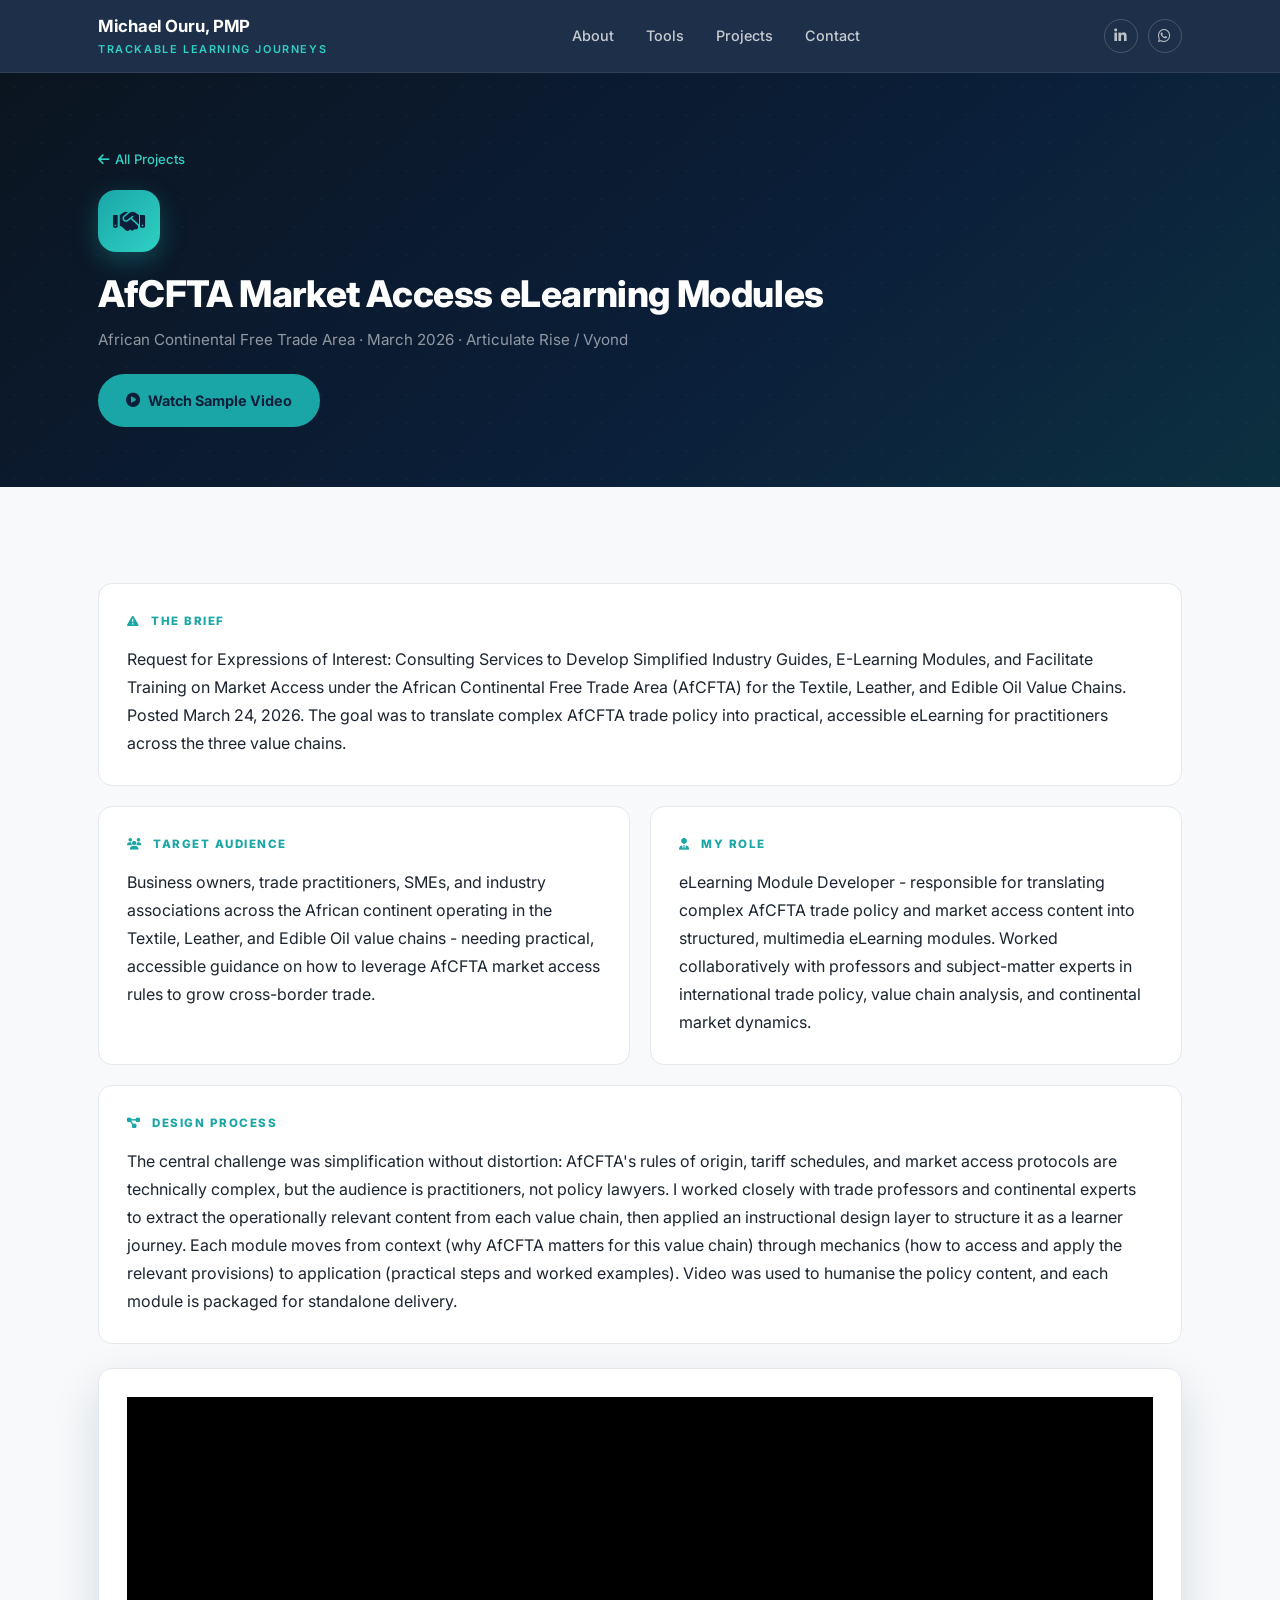
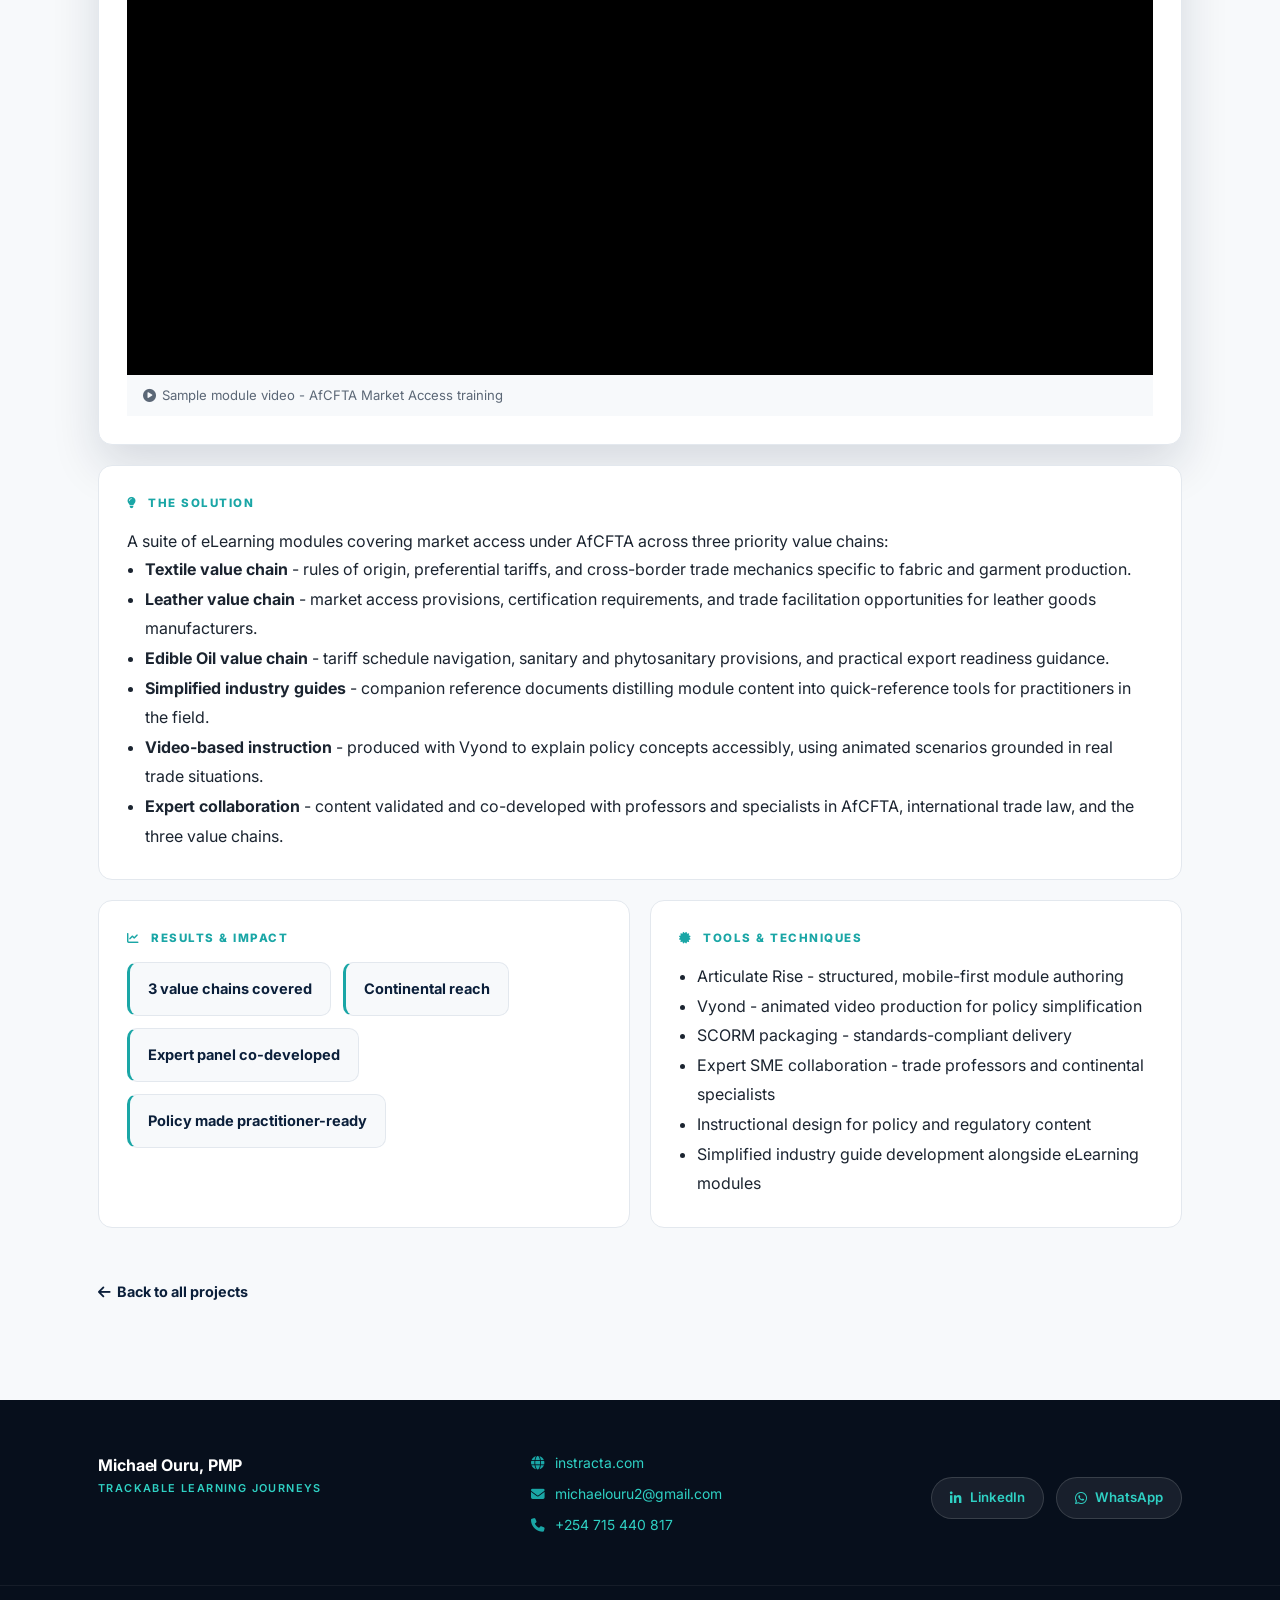
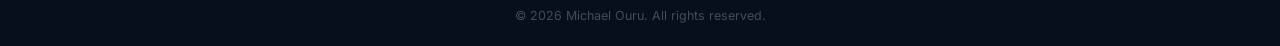
<file: projects/afcfta-elearning.html>
<!DOCTYPE html>
<html lang="en">
<head>
<meta charset="UTF-8" />
<meta name="viewport" content="width=device-width, initial-scale=1.0" />
<title>AfCFTA Market Access eLearning Modules | Michael Ouru, PMP</title>
<link rel="stylesheet" href="../styles.css" />
<link rel="stylesheet" href="https://cdnjs.cloudflare.com/ajax/libs/font-awesome/6.5.1/css/all.min.css" integrity="sha512-DTOQO9RWCH3ppGqcWaEA1BIZOC6xxalwEsw9c2QQeAIftl+Vegovlnee1c9QX4TctnWMn13TZye+giMm8e2LwA==" crossorigin="anonymous" referrerpolicy="no-referrer" />
</head>
<body>

<header class="site-header">
  <div class="container">
    <a href="../index.html" class="brand">
      <span class="name">Michael Ouru, PMP</span>
      <span class="tagline">Trackable Learning Journeys</span>
    </a>
    <nav class="nav-links">
      <a href="../index.html#about">About</a>
      <a href="../index.html#tools">Tools</a>
      <a href="../index.html#projects">Projects</a>
      <a href="../index.html#contact">Contact</a>
    </nav>
    <div class="header-social">
      <a href="https://www.linkedin.com/in/michael-ouru-pmp%C2%AE-215671152/" target="_blank" rel="noopener" aria-label="LinkedIn"><i class="fa-brands fa-linkedin-in"></i></a>
      <a href="https://wa.me/254715440817" target="_blank" rel="noopener" aria-label="WhatsApp"><i class="fa-brands fa-whatsapp"></i></a>
    </div>
    <button class="nav-toggle" aria-label="Toggle navigation"><i class="fa-solid fa-bars"></i></button>
  </div>
</header>

<section class="case-hero">
  <div class="container">
    <a class="breadcrumb" href="../index.html#projects"><i class="fa-solid fa-arrow-left"></i> All Projects</a>
    <div class="case-icon"><i class="fa-solid fa-handshake"></i></div>
    <h1>AfCFTA Market Access eLearning Modules</h1>
    <p class="client-line">African Continental Free Trade Area · March 2026 · Articulate Rise / Vyond</p>
    <div class="case-links">
      <a class="btn btn-primary" href="https://drive.google.com/file/d/1KuwJ0qpuT_fZZy0EqTkPfHJDJoXPp5IC/view" target="_blank" rel="noopener"><i class="fa-solid fa-circle-play"></i> Watch Sample Video</a>
    </div>
  </div>
</section>

<section>
  <div class="container">
    <div class="case-grid">

      <div class="case-block full">
        <h2><i class="fa-solid fa-triangle-exclamation"></i> The Brief</h2>
        <p>Request for Expressions of Interest: Consulting Services to Develop Simplified Industry Guides, E-Learning Modules, and Facilitate Training on Market Access under the African Continental Free Trade Area (AfCFTA) for the Textile, Leather, and Edible Oil Value Chains. Posted March 24, 2026. The goal was to translate complex AfCFTA trade policy into practical, accessible eLearning for practitioners across the three value chains.</p>
      </div>

      <div class="case-block">
        <h2><i class="fa-solid fa-users"></i> Target Audience</h2>
        <p>Business owners, trade practitioners, SMEs, and industry associations across the African continent operating in the Textile, Leather, and Edible Oil value chains - needing practical, accessible guidance on how to leverage AfCFTA market access rules to grow cross-border trade.</p>
      </div>

      <div class="case-block">
        <h2><i class="fa-solid fa-user-tie"></i> My Role</h2>
        <p>eLearning Module Developer - responsible for translating complex AfCFTA trade policy and market access content into structured, multimedia eLearning modules. Worked collaboratively with professors and subject-matter experts in international trade policy, value chain analysis, and continental market dynamics.</p>
      </div>

      <div class="case-block full">
        <h2><i class="fa-solid fa-diagram-project"></i> Design Process</h2>
        <p>The central challenge was simplification without distortion: AfCFTA's rules of origin, tariff schedules, and market access protocols are technically complex, but the audience is practitioners, not policy lawyers. I worked closely with trade professors and continental experts to extract the operationally relevant content from each value chain, then applied an instructional design layer to structure it as a learner journey. Each module moves from context (why AfCFTA matters for this value chain) through mechanics (how to access and apply the relevant provisions) to application (practical steps and worked examples). Video was used to humanise the policy content, and each module is packaged for standalone delivery.</p>
      </div>

      <!-- Sample video -->
      <figure class="case-block project-screenshot">
        <div class="video-embed">
          <iframe
            src="https://drive.google.com/file/d/1KuwJ0qpuT_fZZy0EqTkPfHJDJoXPp5IC/preview"
            allow="autoplay"
            allowfullscreen
            title="AfCFTA eLearning module sample video">
          </iframe>
        </div>
        <figcaption><i class="fa-solid fa-circle-play"></i> Sample module video - AfCFTA Market Access training</figcaption>
      </figure>

      <div class="case-block full">
        <h2><i class="fa-solid fa-lightbulb"></i> The Solution</h2>
        <p>A suite of eLearning modules covering market access under AfCFTA across three priority value chains:</p>
        <ul>
          <li><strong>Textile value chain</strong> - rules of origin, preferential tariffs, and cross-border trade mechanics specific to fabric and garment production.</li>
          <li><strong>Leather value chain</strong> - market access provisions, certification requirements, and trade facilitation opportunities for leather goods manufacturers.</li>
          <li><strong>Edible Oil value chain</strong> - tariff schedule navigation, sanitary and phytosanitary provisions, and practical export readiness guidance.</li>
          <li><strong>Simplified industry guides</strong> - companion reference documents distilling module content into quick-reference tools for practitioners in the field.</li>
          <li><strong>Video-based instruction</strong> - produced with Vyond to explain policy concepts accessibly, using animated scenarios grounded in real trade situations.</li>
          <li><strong>Expert collaboration</strong> - content validated and co-developed with professors and specialists in AfCFTA, international trade law, and the three value chains.</li>
        </ul>
      </div>

      <div class="case-block">
        <h2><i class="fa-solid fa-chart-line"></i> Results &amp; Impact</h2>
        <div class="results-row">
          <div class="result-pill">3 value chains covered</div>
          <div class="result-pill">Continental reach</div>
          <div class="result-pill">Expert panel co-developed</div>
          <div class="result-pill">Policy made practitioner-ready</div>
        </div>
      </div>

      <div class="case-block">
        <h2><i class="fa-solid fa-certificate"></i> Tools &amp; Techniques</h2>
        <ul>
          <li>Articulate Rise - structured, mobile-first module authoring</li>
          <li>Vyond - animated video production for policy simplification</li>
          <li>SCORM packaging - standards-compliant delivery</li>
          <li>Expert SME collaboration - trade professors and continental specialists</li>
          <li>Instructional design for policy and regulatory content</li>
          <li>Simplified industry guide development alongside eLearning modules</li>
        </ul>
      </div>

    </div>
    <a class="back-link" href="../index.html#projects"><i class="fa-solid fa-arrow-left"></i> Back to all projects</a>
  </div>
</section>

<footer class="site-footer">
  <div class="container">
    <div class="brand"><span class="name">Michael Ouru, PMP</span><span class="tagline">Trackable Learning Journeys</span></div>
    <div>
      <p><i class="fa-solid fa-globe"></i> <a href="https://instracta.com" target="_blank" rel="noopener">instracta.com</a></p>
      <p><i class="fa-solid fa-envelope"></i> <a href="mailto:michaelouru2@gmail.com">michaelouru2@gmail.com</a></p>
      <p><i class="fa-solid fa-phone"></i> <a href="tel:+254715440817">+254 715 440 817</a></p>
    </div>
    <div class="social-row">
      <a class="social-link" href="https://www.linkedin.com/in/michael-ouru-pmp%C2%AE-215671152/" target="_blank" rel="noopener"><i class="fa-brands fa-linkedin-in"></i> LinkedIn</a>
      <a class="social-link" href="https://wa.me/254715440817" target="_blank" rel="noopener"><i class="fa-brands fa-whatsapp"></i> WhatsApp</a>
    </div>
  </div>
  <div class="footer-bottom">&copy; 2026 Michael Ouru. All rights reserved.</div>
</footer>

<script src="../script.js"></script>
</body>
</html>
</file>
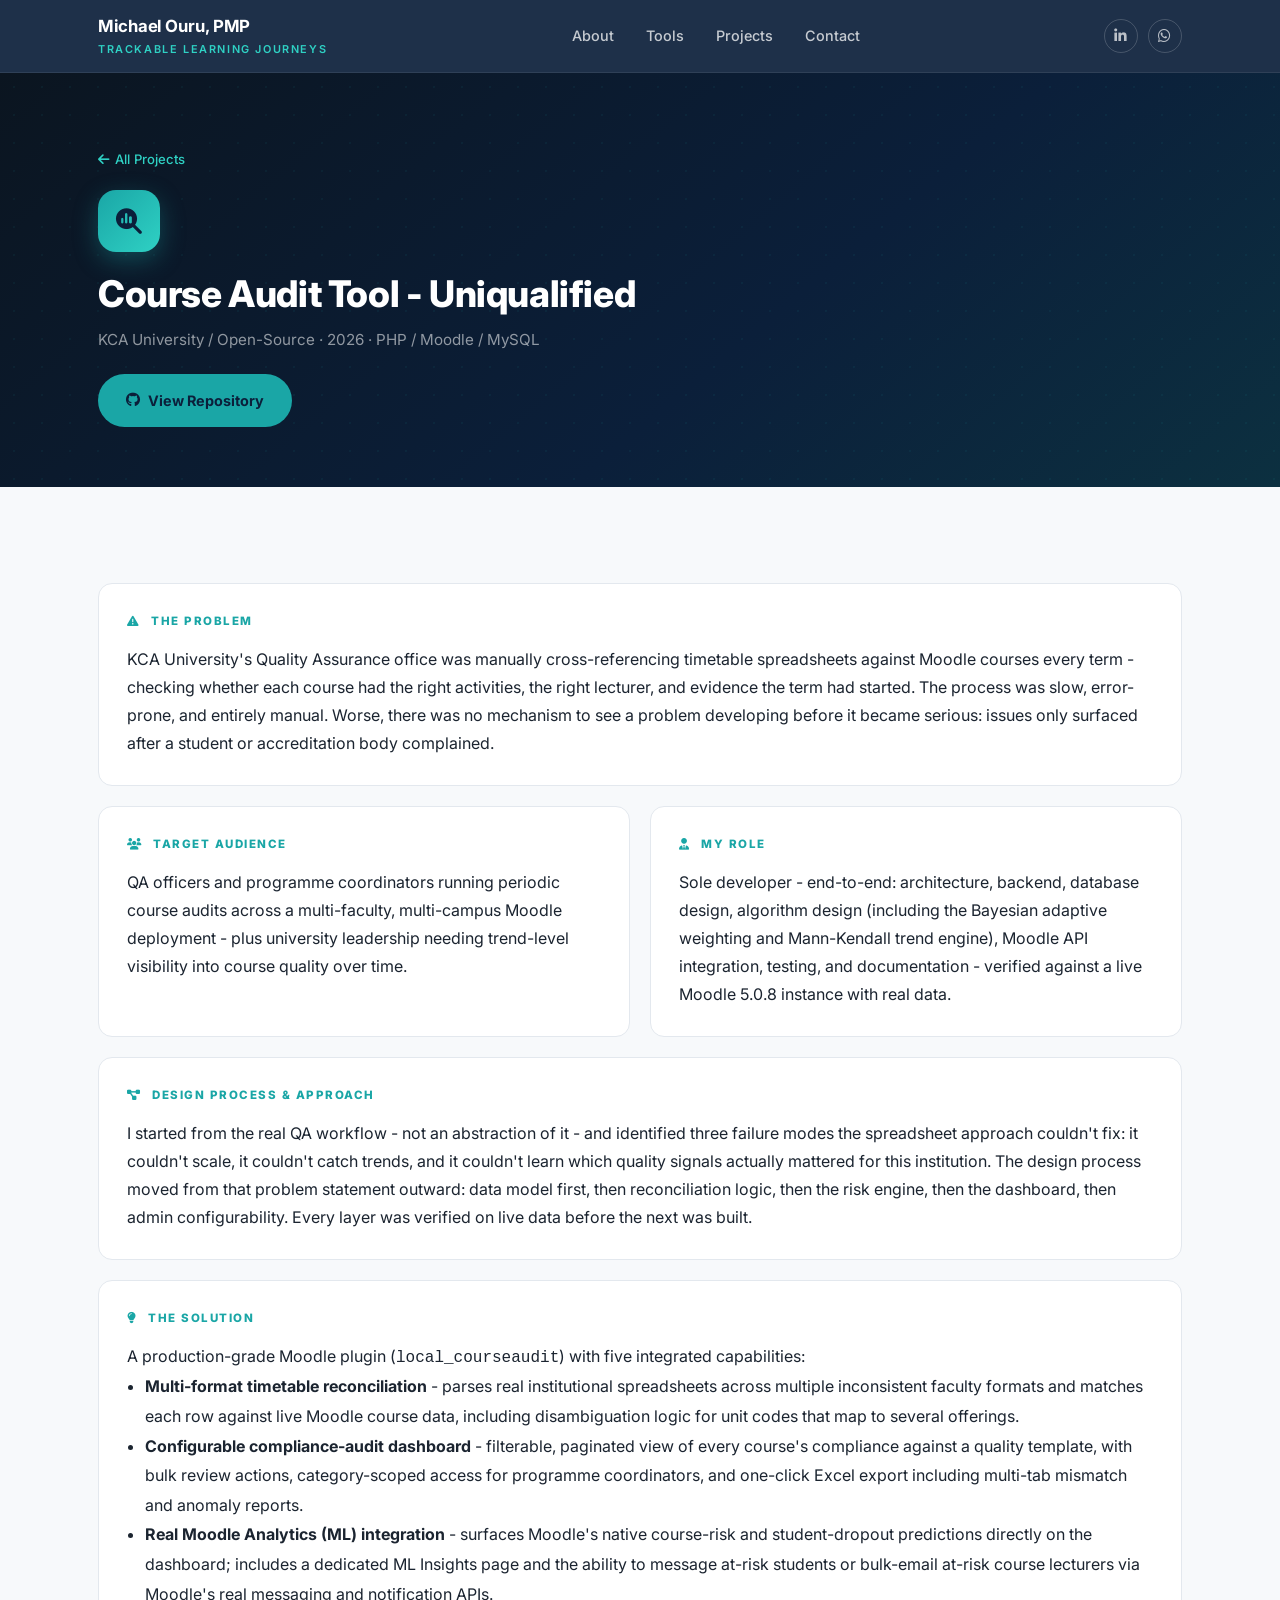
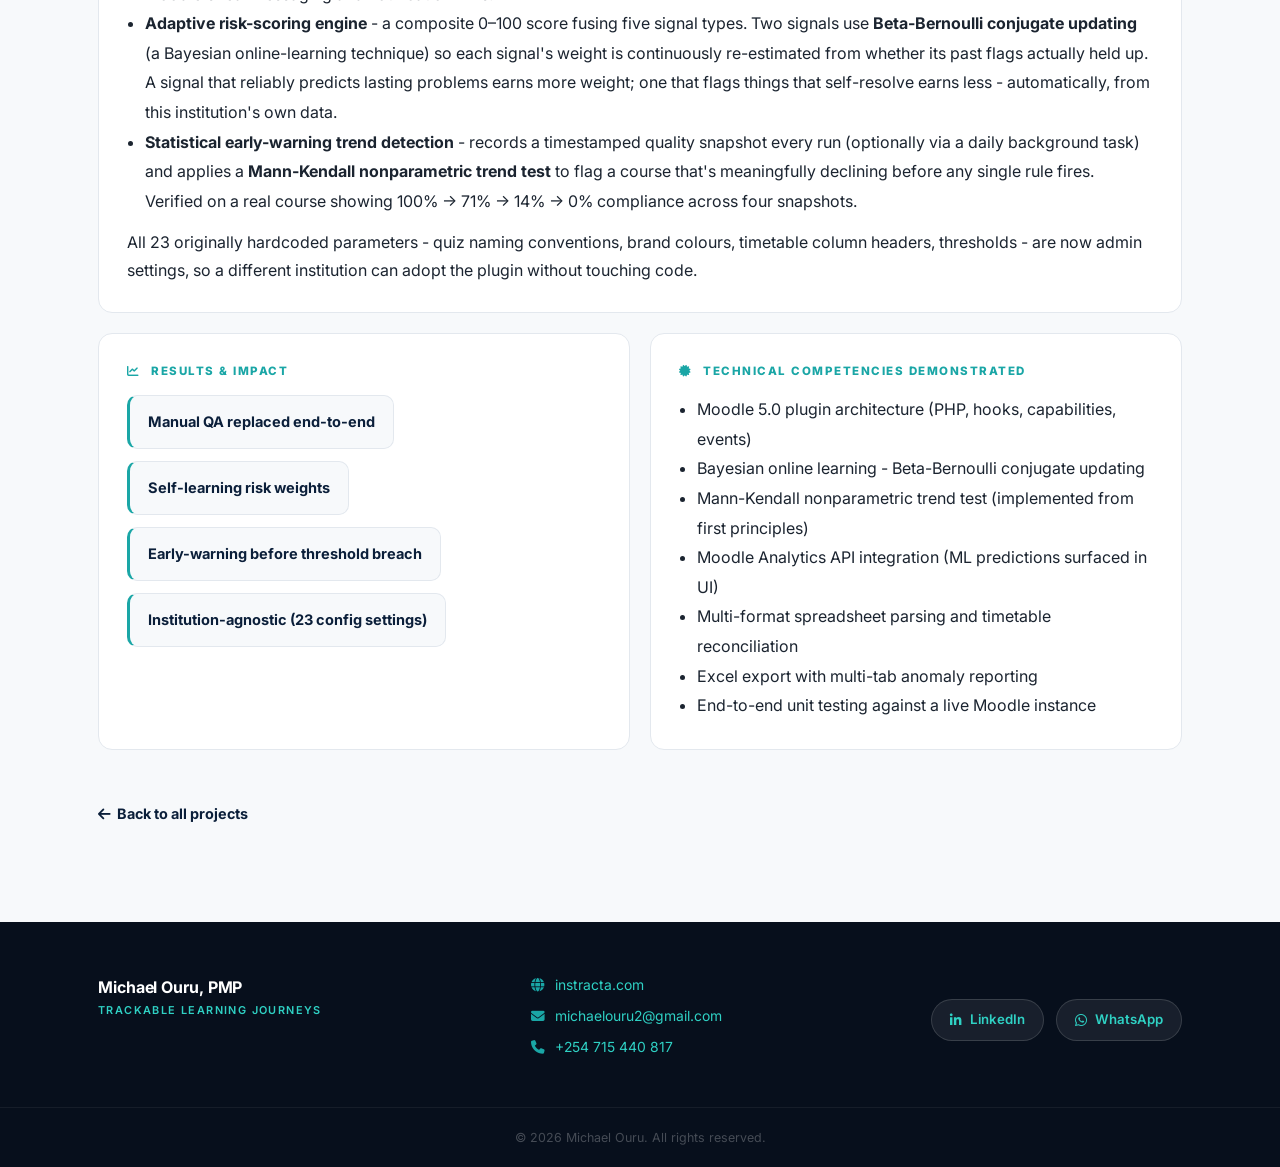
<file: projects/course-audit-tool.html>
<!DOCTYPE html>
<html lang="en">
<head>
<meta charset="UTF-8" />
<meta name="viewport" content="width=device-width, initial-scale=1.0" />
<title>Course Audit Tool - Uniqualified | Michael Ouru, PMP</title>
<link rel="stylesheet" href="../styles.css" />
<link rel="stylesheet" href="https://cdnjs.cloudflare.com/ajax/libs/font-awesome/6.5.1/css/all.min.css" integrity="sha512-DTOQO9RWCH3ppGqcWaEA1BIZOC6xxalwEsw9c2QQeAIftl+Vegovlnee1c9QX4TctnWMn13TZye+giMm8e2LwA==" crossorigin="anonymous" referrerpolicy="no-referrer" />
</head>
<body>

<header class="site-header">
  <div class="container">
    <a href="../index.html" class="brand">
      <span class="name">Michael Ouru, PMP</span>
      <span class="tagline">Trackable Learning Journeys</span>
    </a>
    <nav class="nav-links">
      <a href="../index.html#about">About</a>
      <a href="../index.html#tools">Tools</a>
      <a href="../index.html#projects">Projects</a>
      <a href="../index.html#contact">Contact</a>
    </nav>
    <div class="header-social">
      <a href="https://www.linkedin.com/in/michael-ouru-pmp%C2%AE-215671152/" target="_blank" rel="noopener" aria-label="LinkedIn"><i class="fa-brands fa-linkedin-in"></i></a>
      <a href="https://wa.me/254715440817" target="_blank" rel="noopener" aria-label="WhatsApp"><i class="fa-brands fa-whatsapp"></i></a>
    </div>
    <button class="nav-toggle" aria-label="Toggle navigation"><i class="fa-solid fa-bars"></i></button>
  </div>
</header>

<section class="case-hero">
  <div class="container">
    <a class="breadcrumb" href="../index.html#projects"><i class="fa-solid fa-arrow-left"></i> All Projects</a>
    <div class="case-icon"><i class="fa-solid fa-magnifying-glass-chart"></i></div>
    <h1>Course Audit Tool - Uniqualified</h1>
    <p class="client-line">KCA University / Open-Source · 2026 · PHP / Moodle / MySQL</p>
    <div class="case-links">
      <a class="btn btn-primary" href="https://github.com/michaelouru-sw/uniqualified" target="_blank" rel="noopener"><i class="fa-brands fa-github"></i> View Repository</a>
    </div>
  </div>
</section>

<section>
  <div class="container">
    <div class="case-grid">

      <div class="case-block full">
        <h2><i class="fa-solid fa-triangle-exclamation"></i> The Problem</h2>
        <p>KCA University's Quality Assurance office was manually cross-referencing timetable spreadsheets against Moodle courses every term - checking whether each course had the right activities, the right lecturer, and evidence the term had started. The process was slow, error-prone, and entirely manual. Worse, there was no mechanism to see a problem developing before it became serious: issues only surfaced after a student or accreditation body complained.</p>
      </div>

      <div class="case-block">
        <h2><i class="fa-solid fa-users"></i> Target Audience</h2>
        <p>QA officers and programme coordinators running periodic course audits across a multi-faculty, multi-campus Moodle deployment - plus university leadership needing trend-level visibility into course quality over time.</p>
      </div>

      <div class="case-block">
        <h2><i class="fa-solid fa-user-tie"></i> My Role</h2>
        <p>Sole developer - end-to-end: architecture, backend, database design, algorithm design (including the Bayesian adaptive weighting and Mann-Kendall trend engine), Moodle API integration, testing, and documentation - verified against a live Moodle 5.0.8 instance with real data.</p>
      </div>

      <div class="case-block full">
        <h2><i class="fa-solid fa-diagram-project"></i> Design Process &amp; Approach</h2>
        <p>I started from the real QA workflow - not an abstraction of it - and identified three failure modes the spreadsheet approach couldn't fix: it couldn't scale, it couldn't catch trends, and it couldn't learn which quality signals actually mattered for this institution. The design process moved from that problem statement outward: data model first, then reconciliation logic, then the risk engine, then the dashboard, then admin configurability. Every layer was verified on live data before the next was built.</p>
      </div>

      <div class="case-block full">
        <h2><i class="fa-solid fa-lightbulb"></i> The Solution</h2>
        <p>A production-grade Moodle plugin (<code>local_courseaudit</code>) with five integrated capabilities:</p>
        <ul>
          <li><strong>Multi-format timetable reconciliation</strong> - parses real institutional spreadsheets across multiple inconsistent faculty formats and matches each row against live Moodle course data, including disambiguation logic for unit codes that map to several offerings.</li>
          <li><strong>Configurable compliance-audit dashboard</strong> - filterable, paginated view of every course's compliance against a quality template, with bulk review actions, category-scoped access for programme coordinators, and one-click Excel export including multi-tab mismatch and anomaly reports.</li>
          <li><strong>Real Moodle Analytics (ML) integration</strong> - surfaces Moodle's native course-risk and student-dropout predictions directly on the dashboard; includes a dedicated ML Insights page and the ability to message at-risk students or bulk-email at-risk course lecturers via Moodle's real messaging and notification APIs.</li>
          <li><strong>Adaptive risk-scoring engine</strong> - a composite 0–100 score fusing five signal types. Two signals use <strong>Beta-Bernoulli conjugate updating</strong> (a Bayesian online-learning technique) so each signal's weight is continuously re-estimated from whether its past flags actually held up. A signal that reliably predicts lasting problems earns more weight; one that flags things that self-resolve earns less - automatically, from this institution's own data.</li>
          <li><strong>Statistical early-warning trend detection</strong> - records a timestamped quality snapshot every run (optionally via a daily background task) and applies a <strong>Mann-Kendall nonparametric trend test</strong> to flag a course that's meaningfully declining before any single rule fires. Verified on a real course showing 100% → 71% → 14% → 0% compliance across four snapshots.</li>
        </ul>
        <p style="margin-top:12px;">All 23 originally hardcoded parameters - quiz naming conventions, brand colours, timetable column headers, thresholds - are now admin settings, so a different institution can adopt the plugin without touching code.</p>
      </div>

      <div class="case-block">
        <h2><i class="fa-solid fa-chart-line"></i> Results &amp; Impact</h2>
        <div class="results-row">
          <div class="result-pill">Manual QA replaced end-to-end</div>
          <div class="result-pill">Self-learning risk weights</div>
          <div class="result-pill">Early-warning before threshold breach</div>
          <div class="result-pill">Institution-agnostic (23 config settings)</div>
        </div>
      </div>

      <div class="case-block">
        <h2><i class="fa-solid fa-certificate"></i> Technical Competencies Demonstrated</h2>
        <ul>
          <li>Moodle 5.0 plugin architecture (PHP, hooks, capabilities, events)</li>
          <li>Bayesian online learning - Beta-Bernoulli conjugate updating</li>
          <li>Mann-Kendall nonparametric trend test (implemented from first principles)</li>
          <li>Moodle Analytics API integration (ML predictions surfaced in UI)</li>
          <li>Multi-format spreadsheet parsing and timetable reconciliation</li>
          <li>Excel export with multi-tab anomaly reporting</li>
          <li>End-to-end unit testing against a live Moodle instance</li>
        </ul>
      </div>

    </div>
    <a class="back-link" href="../index.html#projects"><i class="fa-solid fa-arrow-left"></i> Back to all projects</a>
  </div>
</section>

<footer class="site-footer">
  <div class="container">
    <div class="brand"><span class="name">Michael Ouru, PMP</span><span class="tagline">Trackable Learning Journeys</span></div>
    <div>
      <p><i class="fa-solid fa-globe"></i> <a href="https://instracta.com" target="_blank" rel="noopener">instracta.com</a></p>
      <p><i class="fa-solid fa-envelope"></i> <a href="mailto:michaelouru2@gmail.com">michaelouru2@gmail.com</a></p>
      <p><i class="fa-solid fa-phone"></i> <a href="tel:+254715440817">+254 715 440 817</a></p>
    </div>
    <div class="social-row">
      <a class="social-link" href="https://www.linkedin.com/in/michael-ouru-pmp%C2%AE-215671152/" target="_blank" rel="noopener"><i class="fa-brands fa-linkedin-in"></i> LinkedIn</a>
      <a class="social-link" href="https://wa.me/254715440817" target="_blank" rel="noopener"><i class="fa-brands fa-whatsapp"></i> WhatsApp</a>
    </div>
  </div>
  <div class="footer-bottom">&copy; 2026 Michael Ouru. All rights reserved.</div>
</footer>

<script src="../script.js"></script>
</body>
</html>
</file>
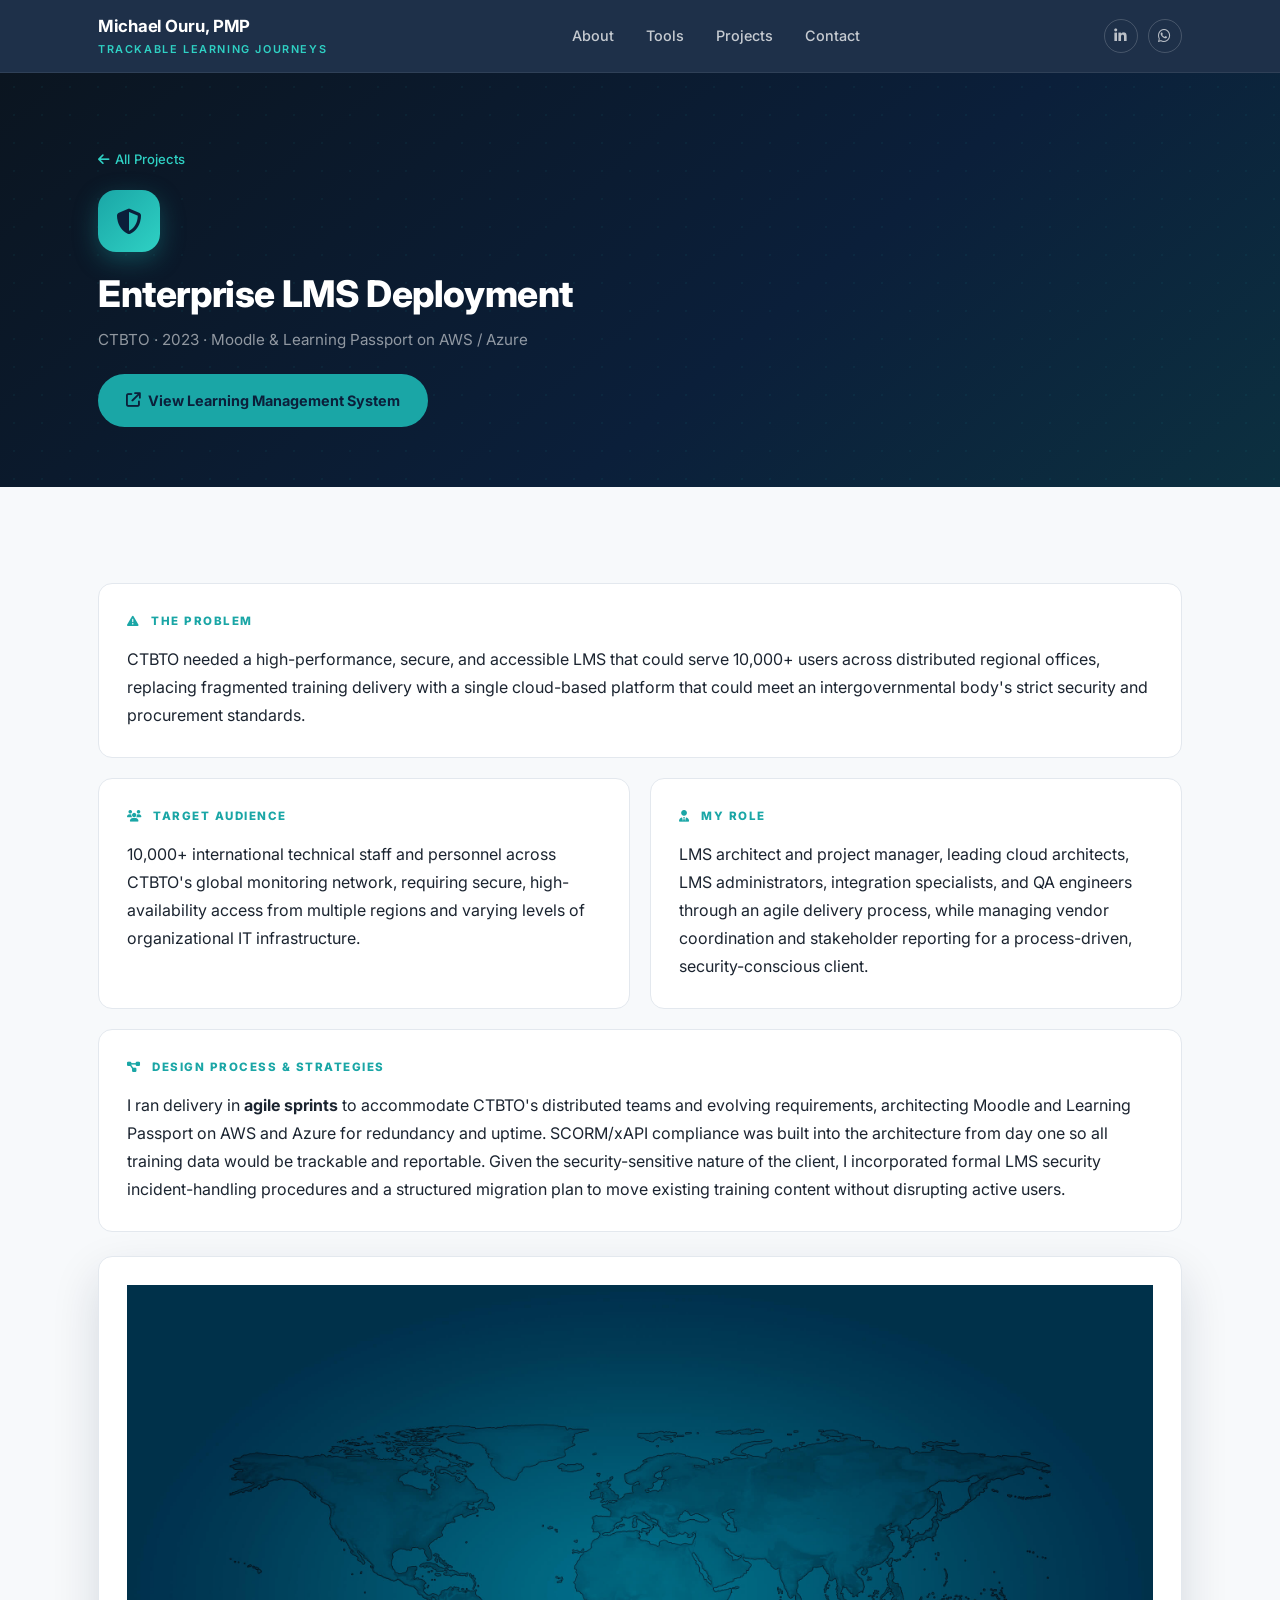
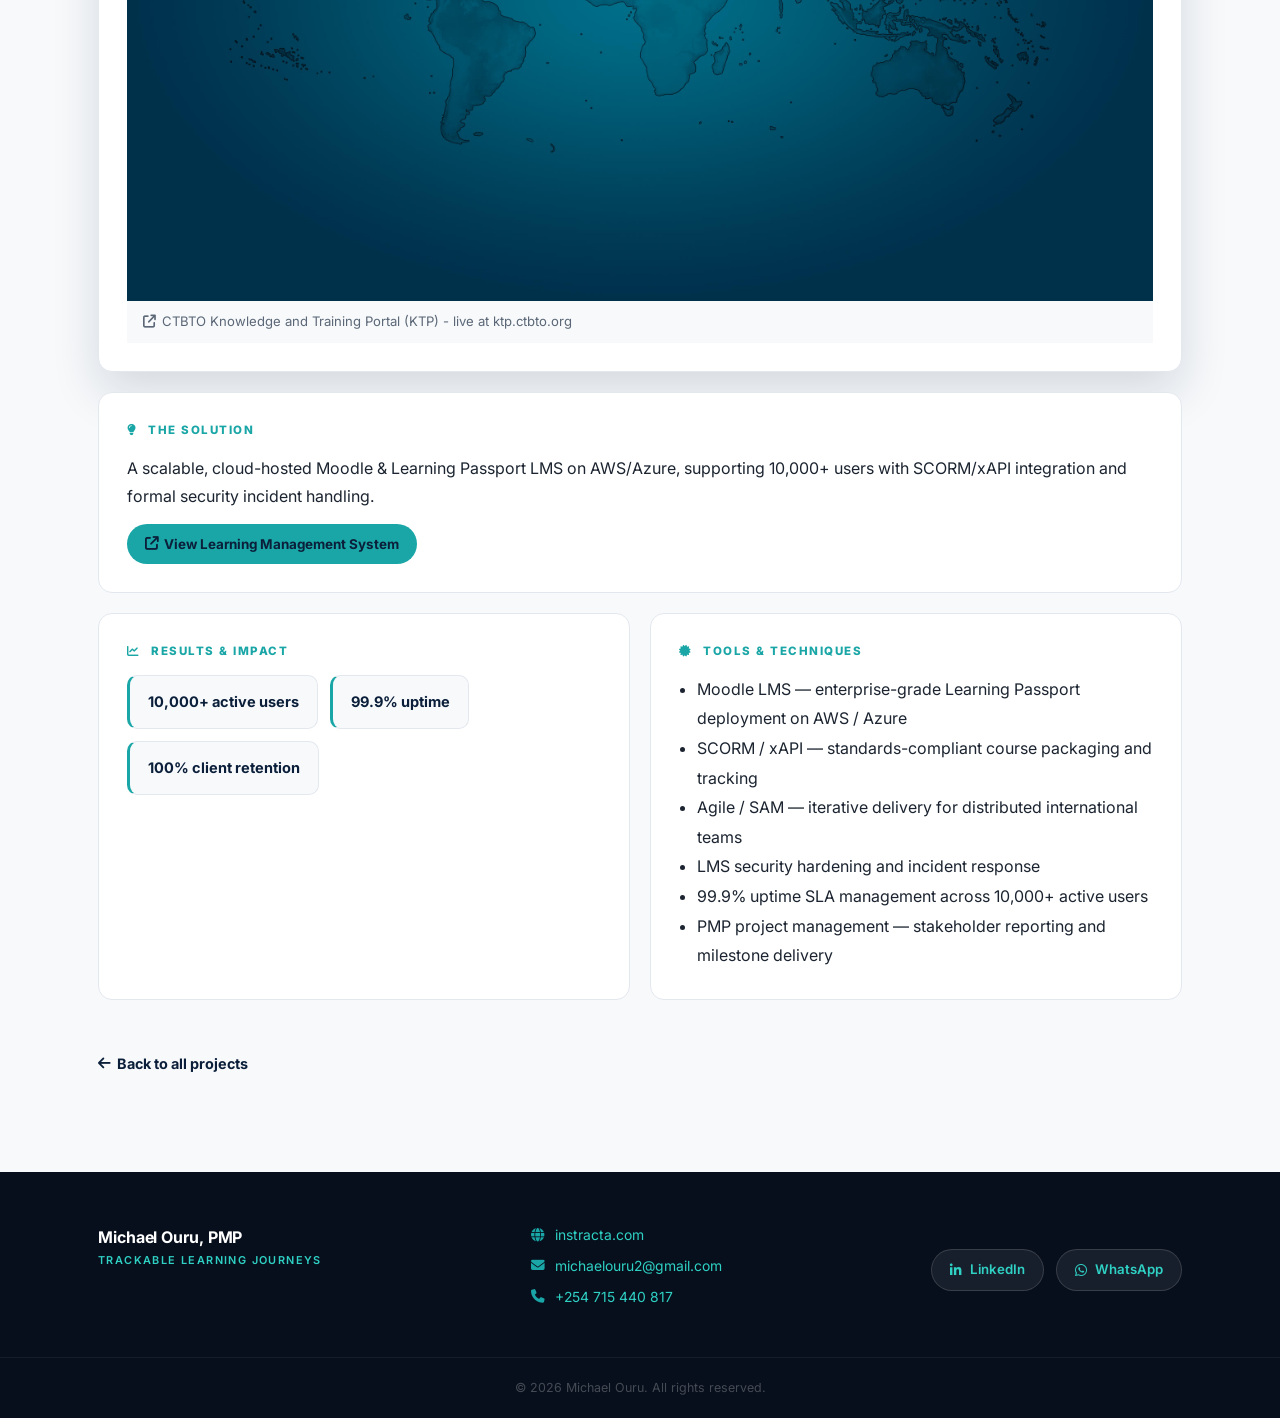
<file: projects/ctbto.html>
<!DOCTYPE html>
<html lang="en">
<head>
<meta charset="UTF-8" />
<meta name="viewport" content="width=device-width, initial-scale=1.0" />
<title>Enterprise LMS Deployment - CTBTO | Michael Ouru, PMP</title>
<link rel="stylesheet" href="../styles.css" />
<link rel="stylesheet" href="https://cdnjs.cloudflare.com/ajax/libs/font-awesome/6.5.1/css/all.min.css" integrity="sha512-DTOQO9RWCH3ppGqcWaEA1BIZOC6xxalwEsw9c2QQeAIftl+Vegovlnee1c9QX4TctnWMn13TZye+giMm8e2LwA==" crossorigin="anonymous" referrerpolicy="no-referrer" />
</head>
<body>

<header class="site-header">
  <div class="container">
    <a href="../index.html" class="brand">
      <span class="name">Michael Ouru, PMP</span>
      <span class="tagline">Trackable Learning Journeys</span>
    </a>
    <nav class="nav-links">
      <a href="../index.html#about">About</a>
      <a href="../index.html#tools">Tools</a>
      <a href="../index.html#projects">Projects</a>
      <a href="../index.html#contact">Contact</a>
    </nav>
    <div class="header-social">
      <a href="https://www.linkedin.com/in/michael-ouru-pmp%C2%AE-215671152/" target="_blank" rel="noopener" aria-label="LinkedIn"><i class="fa-brands fa-linkedin-in"></i></a>
      <a href="https://wa.me/254715440817" target="_blank" rel="noopener" aria-label="WhatsApp"><i class="fa-brands fa-whatsapp"></i></a>
    </div>
    <button class="nav-toggle" aria-label="Toggle navigation"><i class="fa-solid fa-bars"></i></button>
  </div>
</header>

<section class="case-hero">
  <div class="container">
    <a class="breadcrumb" href="../index.html#projects"><i class="fa-solid fa-arrow-left"></i> All Projects</a>
    <div class="case-icon"><i class="fa-solid fa-shield-halved"></i></div>
    <h1>Enterprise LMS Deployment</h1>
    <p class="client-line">CTBTO · 2023 · Moodle &amp; Learning Passport on AWS / Azure</p>
    <div class="case-links">
      <a class="btn btn-primary" href="https://ktp.ctbto.org/" target="_blank" rel="noopener"><i class="fa-solid fa-arrow-up-right-from-square"></i> View Learning Management System</a>
    </div>
  </div>
</section>

<section>
  <div class="container">
    <div class="case-grid">

      <div class="case-block full">
        <h2><i class="fa-solid fa-triangle-exclamation"></i> The Problem</h2>
        <p>CTBTO needed a high-performance, secure, and accessible LMS that could serve 10,000+ users across distributed regional offices, replacing fragmented training delivery with a single cloud-based platform that could meet an intergovernmental body's strict security and procurement standards.</p>
      </div>

      <div class="case-block">
        <h2><i class="fa-solid fa-users"></i> Target Audience</h2>
        <p>10,000+ international technical staff and personnel across CTBTO's global monitoring network, requiring secure, high-availability access from multiple regions and varying levels of organizational IT infrastructure.</p>
      </div>

      <div class="case-block">
        <h2><i class="fa-solid fa-user-tie"></i> My Role</h2>
        <p>LMS architect and project manager, leading cloud architects, LMS administrators, integration specialists, and QA engineers through an agile delivery process, while managing vendor coordination and stakeholder reporting for a process-driven, security-conscious client.</p>
      </div>

      <div class="case-block full">
        <h2><i class="fa-solid fa-diagram-project"></i> Design Process &amp; Strategies</h2>
        <p>I ran delivery in <strong>agile sprints</strong> to accommodate CTBTO's distributed teams and evolving requirements, architecting Moodle and Learning Passport on AWS and Azure for redundancy and uptime. SCORM/xAPI compliance was built into the architecture from day one so all training data would be trackable and reportable. Given the security-sensitive nature of the client, I incorporated formal LMS security incident-handling procedures and a structured migration plan to move existing training content without disrupting active users.</p>
      </div>

      <figure class="case-block project-screenshot">
        <img src="../assets/screenshot-ctbto.jpg" alt="CTBTO Knowledge and Training Portal - enterprise LMS" loading="lazy" />
        <figcaption><i class="fa-solid fa-arrow-up-right-from-square"></i> CTBTO Knowledge and Training Portal (KTP) - live at ktp.ctbto.org</figcaption>
      </figure>

      <div class="case-block full">
        <h2><i class="fa-solid fa-lightbulb"></i> The Solution</h2>
        <p>A scalable, cloud-hosted Moodle &amp; Learning Passport LMS on AWS/Azure, supporting 10,000+ users with SCORM/xAPI integration and formal security incident handling.</p>
        <div class="samples-list" style="margin-top:14px;">
          <a href="https://ktp.ctbto.org/" target="_blank" rel="noopener"><i class="fa-solid fa-arrow-up-right-from-square"></i> View Learning Management System</a>
        </div>
      </div>

      <div class="case-block">
        <h2><i class="fa-solid fa-chart-line"></i> Results &amp; Impact</h2>
        <div class="results-row">
          <div class="result-pill">10,000+ active users</div>
          <div class="result-pill">99.9% uptime</div>
          <div class="result-pill">100% client retention</div>
        </div>
      </div>

      <div class="case-block">
        <h2><i class="fa-solid fa-certificate"></i> Tools &amp; Techniques</h2>
        <ul>
          <li>Moodle LMS — enterprise-grade Learning Passport deployment on AWS / Azure</li>
          <li>SCORM / xAPI — standards-compliant course packaging and tracking</li>
          <li>Agile / SAM — iterative delivery for distributed international teams</li>
          <li>LMS security hardening and incident response</li>
          <li>99.9% uptime SLA management across 10,000+ active users</li>
          <li>PMP project management — stakeholder reporting and milestone delivery</li>
        </ul>
      </div>

    </div>
    <a class="back-link" href="../index.html#projects"><i class="fa-solid fa-arrow-left"></i> Back to all projects</a>
  </div>
</section>

<footer class="site-footer">
  <div class="container">
    <div class="brand"><span class="name">Michael Ouru, PMP</span><span class="tagline">Trackable Learning Journeys</span></div>
    <div>
      <p><i class="fa-solid fa-globe"></i> <a href="https://instracta.com" target="_blank" rel="noopener">instracta.com</a></p>
      <p><i class="fa-solid fa-envelope"></i> <a href="mailto:michaelouru2@gmail.com">michaelouru2@gmail.com</a></p>
      <p><i class="fa-solid fa-phone"></i> <a href="tel:+254715440817">+254 715 440 817</a></p>
    </div>
    <div class="social-row">
      <a class="social-link" href="https://www.linkedin.com/in/michael-ouru-pmp%C2%AE-215671152/" target="_blank" rel="noopener"><i class="fa-brands fa-linkedin-in"></i> LinkedIn</a>
      <a class="social-link" href="https://wa.me/254715440817" target="_blank" rel="noopener"><i class="fa-brands fa-whatsapp"></i> WhatsApp</a>
    </div>
  </div>
  <div class="footer-bottom">&copy; 2026 Michael Ouru. All rights reserved.</div>
</footer>

<script src="../script.js"></script>
</body>
</html>
</file>
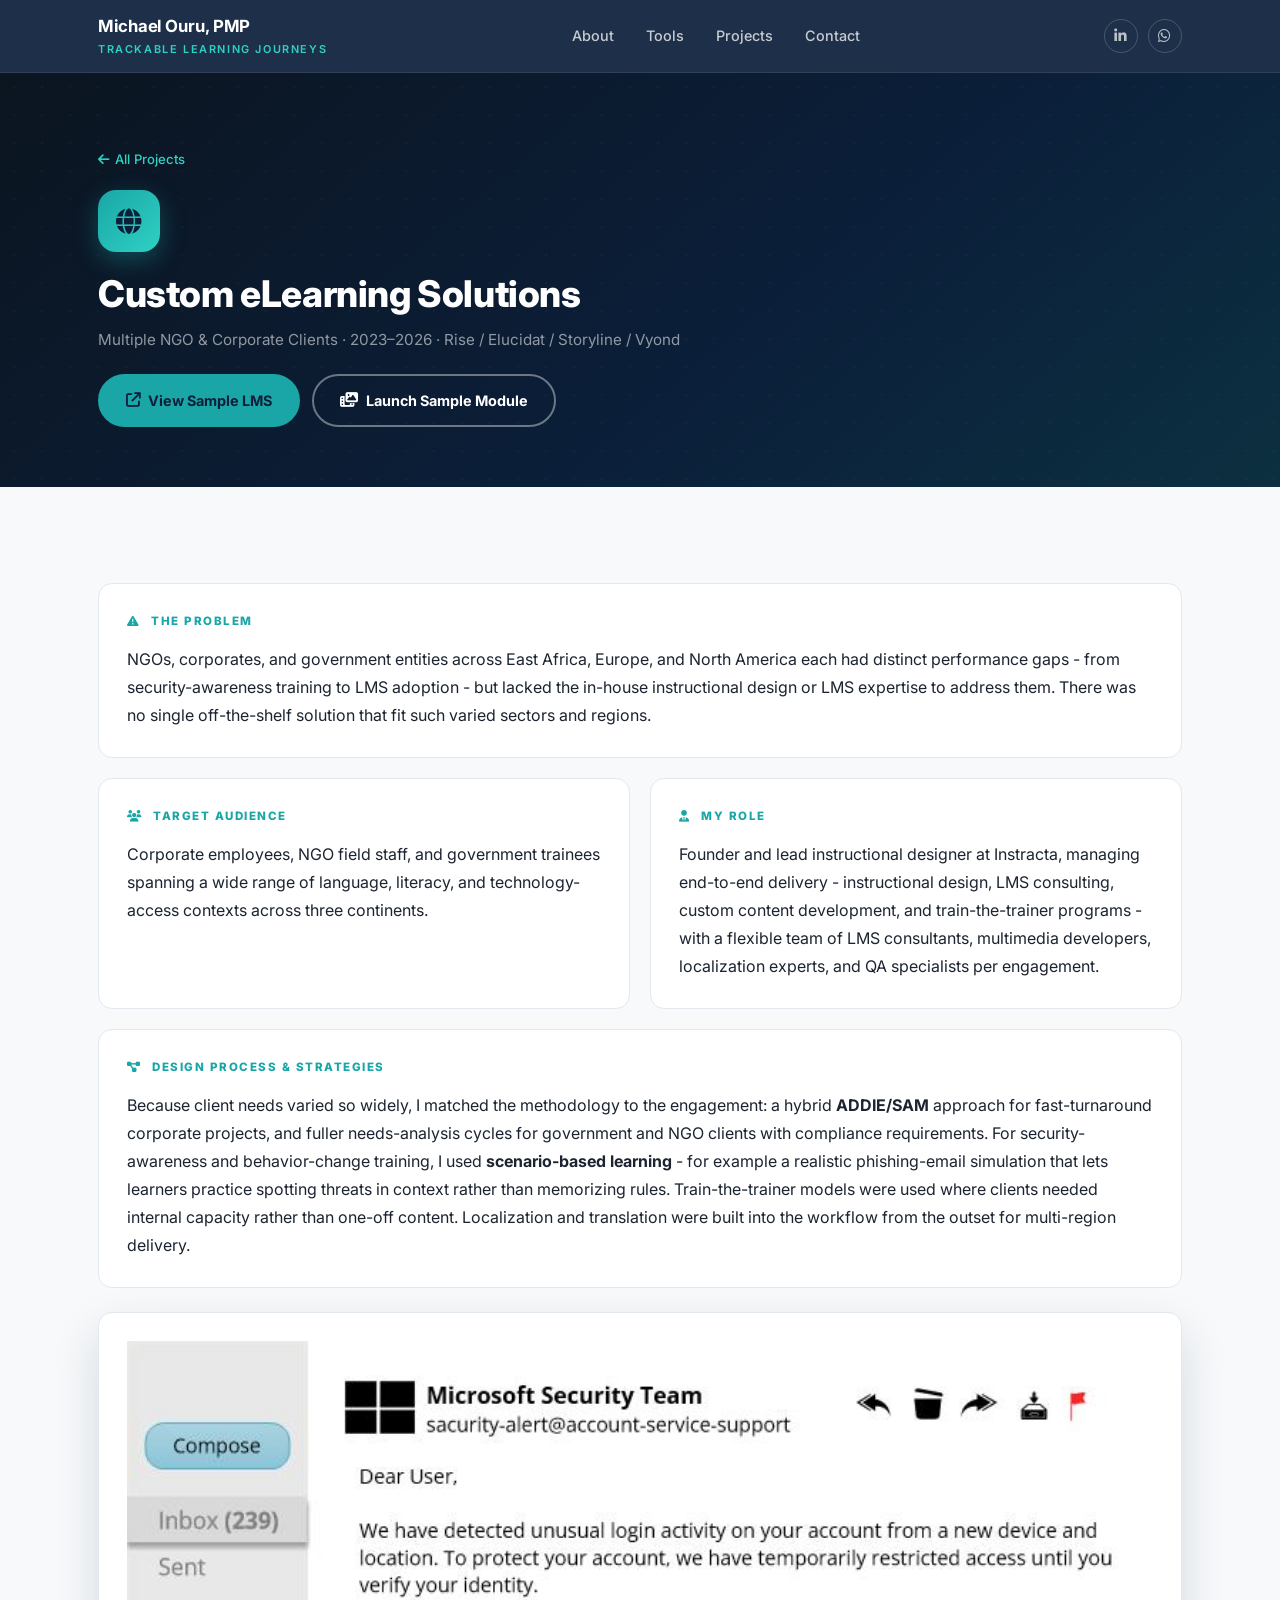
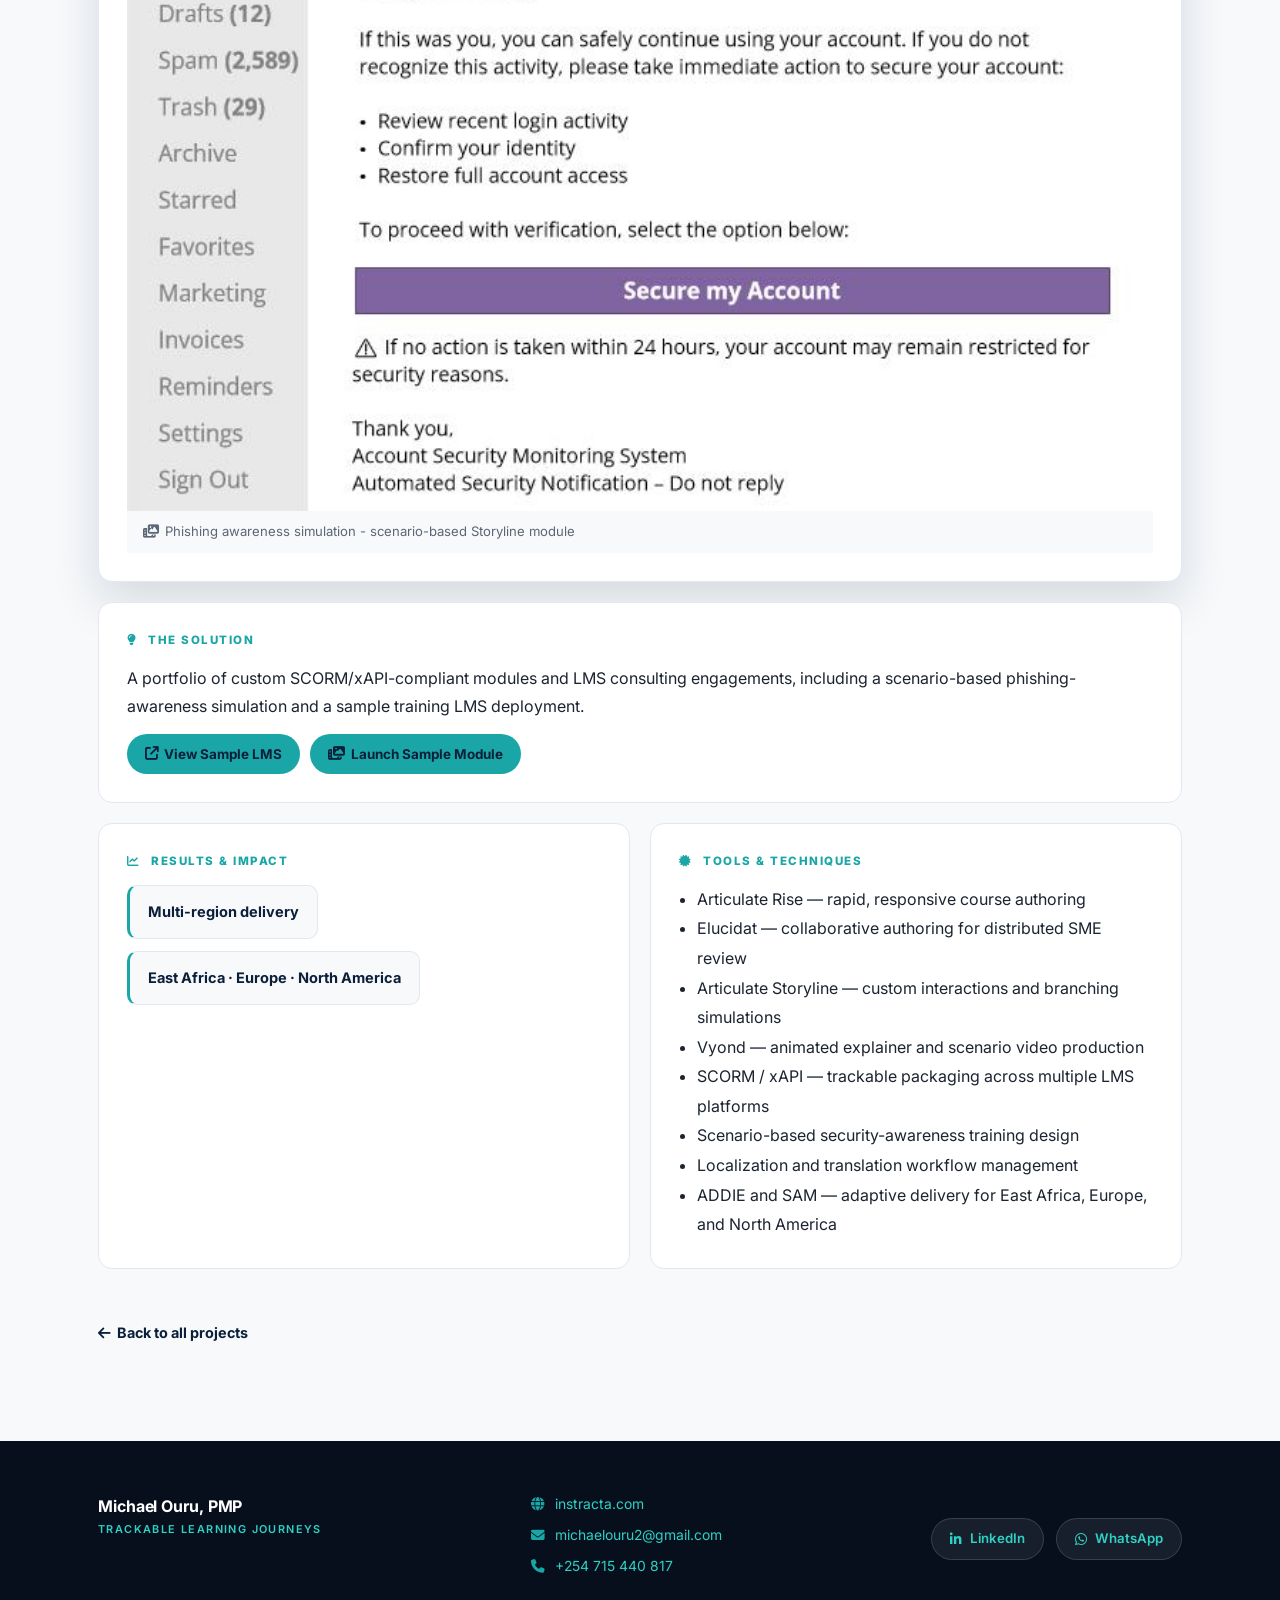
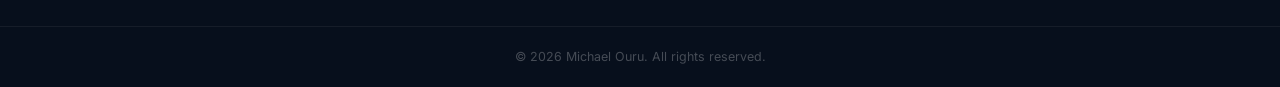
<file: projects/custom-elearning.html>
<!DOCTYPE html>
<html lang="en">
<head>
<meta charset="UTF-8" />
<meta name="viewport" content="width=device-width, initial-scale=1.0" />
<title>Custom eLearning Solutions - Multiple NGO &amp; Corporate Clients | Michael Ouru, PMP</title>
<link rel="stylesheet" href="../styles.css" />
<link rel="stylesheet" href="https://cdnjs.cloudflare.com/ajax/libs/font-awesome/6.5.1/css/all.min.css" integrity="sha512-DTOQO9RWCH3ppGqcWaEA1BIZOC6xxalwEsw9c2QQeAIftl+Vegovlnee1c9QX4TctnWMn13TZye+giMm8e2LwA==" crossorigin="anonymous" referrerpolicy="no-referrer" />
</head>
<body>

<header class="site-header">
  <div class="container">
    <a href="../index.html" class="brand">
      <span class="name">Michael Ouru, PMP</span>
      <span class="tagline">Trackable Learning Journeys</span>
    </a>
    <nav class="nav-links">
      <a href="../index.html#about">About</a>
      <a href="../index.html#tools">Tools</a>
      <a href="../index.html#projects">Projects</a>
      <a href="../index.html#contact">Contact</a>
    </nav>
    <div class="header-social">
      <a href="https://www.linkedin.com/in/michael-ouru-pmp%C2%AE-215671152/" target="_blank" rel="noopener" aria-label="LinkedIn"><i class="fa-brands fa-linkedin-in"></i></a>
      <a href="https://wa.me/254715440817" target="_blank" rel="noopener" aria-label="WhatsApp"><i class="fa-brands fa-whatsapp"></i></a>
    </div>
    <button class="nav-toggle" aria-label="Toggle navigation"><i class="fa-solid fa-bars"></i></button>
  </div>
</header>

<section class="case-hero">
  <div class="container">
    <a class="breadcrumb" href="../index.html#projects"><i class="fa-solid fa-arrow-left"></i> All Projects</a>
    <div class="case-icon"><i class="fa-solid fa-globe"></i></div>
    <h1>Custom eLearning Solutions</h1>
    <p class="client-line">Multiple NGO &amp; Corporate Clients · 2023–2026 · Rise / Elucidat / Storyline / Vyond</p>
    <div class="case-links">
      <a class="btn btn-primary" href="https://training.preprod.upu.org/" target="_blank" rel="noopener"><i class="fa-solid fa-arrow-up-right-from-square"></i> View Sample LMS</a>
      <a class="btn btn-outline" href="https://michaelouru-sw.github.io/phishing-email/story.html" target="_blank" rel="noopener"><i class="fa-solid fa-photo-film"></i> Launch Sample Module</a>
    </div>
  </div>
</section>

<section>
  <div class="container">
    <div class="case-grid">

      <div class="case-block full">
        <h2><i class="fa-solid fa-triangle-exclamation"></i> The Problem</h2>
        <p>NGOs, corporates, and government entities across East Africa, Europe, and North America each had distinct performance gaps - from security-awareness training to LMS adoption - but lacked the in-house instructional design or LMS expertise to address them. There was no single off-the-shelf solution that fit such varied sectors and regions.</p>
      </div>

      <div class="case-block">
        <h2><i class="fa-solid fa-users"></i> Target Audience</h2>
        <p>Corporate employees, NGO field staff, and government trainees spanning a wide range of language, literacy, and technology-access contexts across three continents.</p>
      </div>

      <div class="case-block">
        <h2><i class="fa-solid fa-user-tie"></i> My Role</h2>
        <p>Founder and lead instructional designer at Instracta, managing end-to-end delivery - instructional design, LMS consulting, custom content development, and train-the-trainer programs - with a flexible team of LMS consultants, multimedia developers, localization experts, and QA specialists per engagement.</p>
      </div>

      <div class="case-block full">
        <h2><i class="fa-solid fa-diagram-project"></i> Design Process &amp; Strategies</h2>
        <p>Because client needs varied so widely, I matched the methodology to the engagement: a hybrid <strong>ADDIE/SAM</strong> approach for fast-turnaround corporate projects, and fuller needs-analysis cycles for government and NGO clients with compliance requirements. For security-awareness and behavior-change training, I used <strong>scenario-based learning</strong> - for example a realistic phishing-email simulation that lets learners practice spotting threats in context rather than memorizing rules. Train-the-trainer models were used where clients needed internal capacity rather than one-off content. Localization and translation were built into the workflow from the outset for multi-region delivery.</p>
      </div>

      <figure class="case-block project-screenshot">
        <img src="../assets/screenshot-custom-elearning.jpg" alt="Custom eLearning - phishing awareness simulation built in Articulate Storyline" loading="lazy" />
        <figcaption><i class="fa-solid fa-photo-film"></i> Phishing awareness simulation - scenario-based Storyline module</figcaption>
      </figure>

      <div class="case-block full">
        <h2><i class="fa-solid fa-lightbulb"></i> The Solution</h2>
        <p>A portfolio of custom SCORM/xAPI-compliant modules and LMS consulting engagements, including a scenario-based phishing-awareness simulation and a sample training LMS deployment.</p>
        <div class="samples-list" style="margin-top:14px;">
          <a href="https://training.preprod.upu.org/" target="_blank" rel="noopener"><i class="fa-solid fa-arrow-up-right-from-square"></i> View Sample LMS</a>
          <a href="https://michaelouru-sw.github.io/phishing-email/story.html" target="_blank" rel="noopener"><i class="fa-solid fa-photo-film"></i> Launch Sample Module</a>
        </div>
      </div>

      <div class="case-block">
        <h2><i class="fa-solid fa-chart-line"></i> Results &amp; Impact</h2>
        <div class="results-row">
          <div class="result-pill">Multi-region delivery</div>
          <div class="result-pill">East Africa · Europe · North America</div>
        </div>
      </div>

      <div class="case-block">
        <h2><i class="fa-solid fa-certificate"></i> Tools &amp; Techniques</h2>
        <ul>
          <li>Articulate Rise — rapid, responsive course authoring</li>
          <li>Elucidat — collaborative authoring for distributed SME review</li>
          <li>Articulate Storyline — custom interactions and branching simulations</li>
          <li>Vyond — animated explainer and scenario video production</li>
          <li>SCORM / xAPI — trackable packaging across multiple LMS platforms</li>
          <li>Scenario-based security-awareness training design</li>
          <li>Localization and translation workflow management</li>
          <li>ADDIE and SAM — adaptive delivery for East Africa, Europe, and North America</li>
        </ul>
      </div>

    </div>
    <a class="back-link" href="../index.html#projects"><i class="fa-solid fa-arrow-left"></i> Back to all projects</a>
  </div>
</section>

<footer class="site-footer">
  <div class="container">
    <div class="brand"><span class="name">Michael Ouru, PMP</span><span class="tagline">Trackable Learning Journeys</span></div>
    <div>
      <p><i class="fa-solid fa-globe"></i> <a href="https://instracta.com" target="_blank" rel="noopener">instracta.com</a></p>
      <p><i class="fa-solid fa-envelope"></i> <a href="mailto:michaelouru2@gmail.com">michaelouru2@gmail.com</a></p>
      <p><i class="fa-solid fa-phone"></i> <a href="tel:+254715440817">+254 715 440 817</a></p>
    </div>
    <div class="social-row">
      <a class="social-link" href="https://www.linkedin.com/in/michael-ouru-pmp%C2%AE-215671152/" target="_blank" rel="noopener"><i class="fa-brands fa-linkedin-in"></i> LinkedIn</a>
      <a class="social-link" href="https://wa.me/254715440817" target="_blank" rel="noopener"><i class="fa-brands fa-whatsapp"></i> WhatsApp</a>
    </div>
  </div>
  <div class="footer-bottom">&copy; 2026 Michael Ouru. All rights reserved.</div>
</footer>

<script src="../script.js"></script>
</body>
</html>
</file>
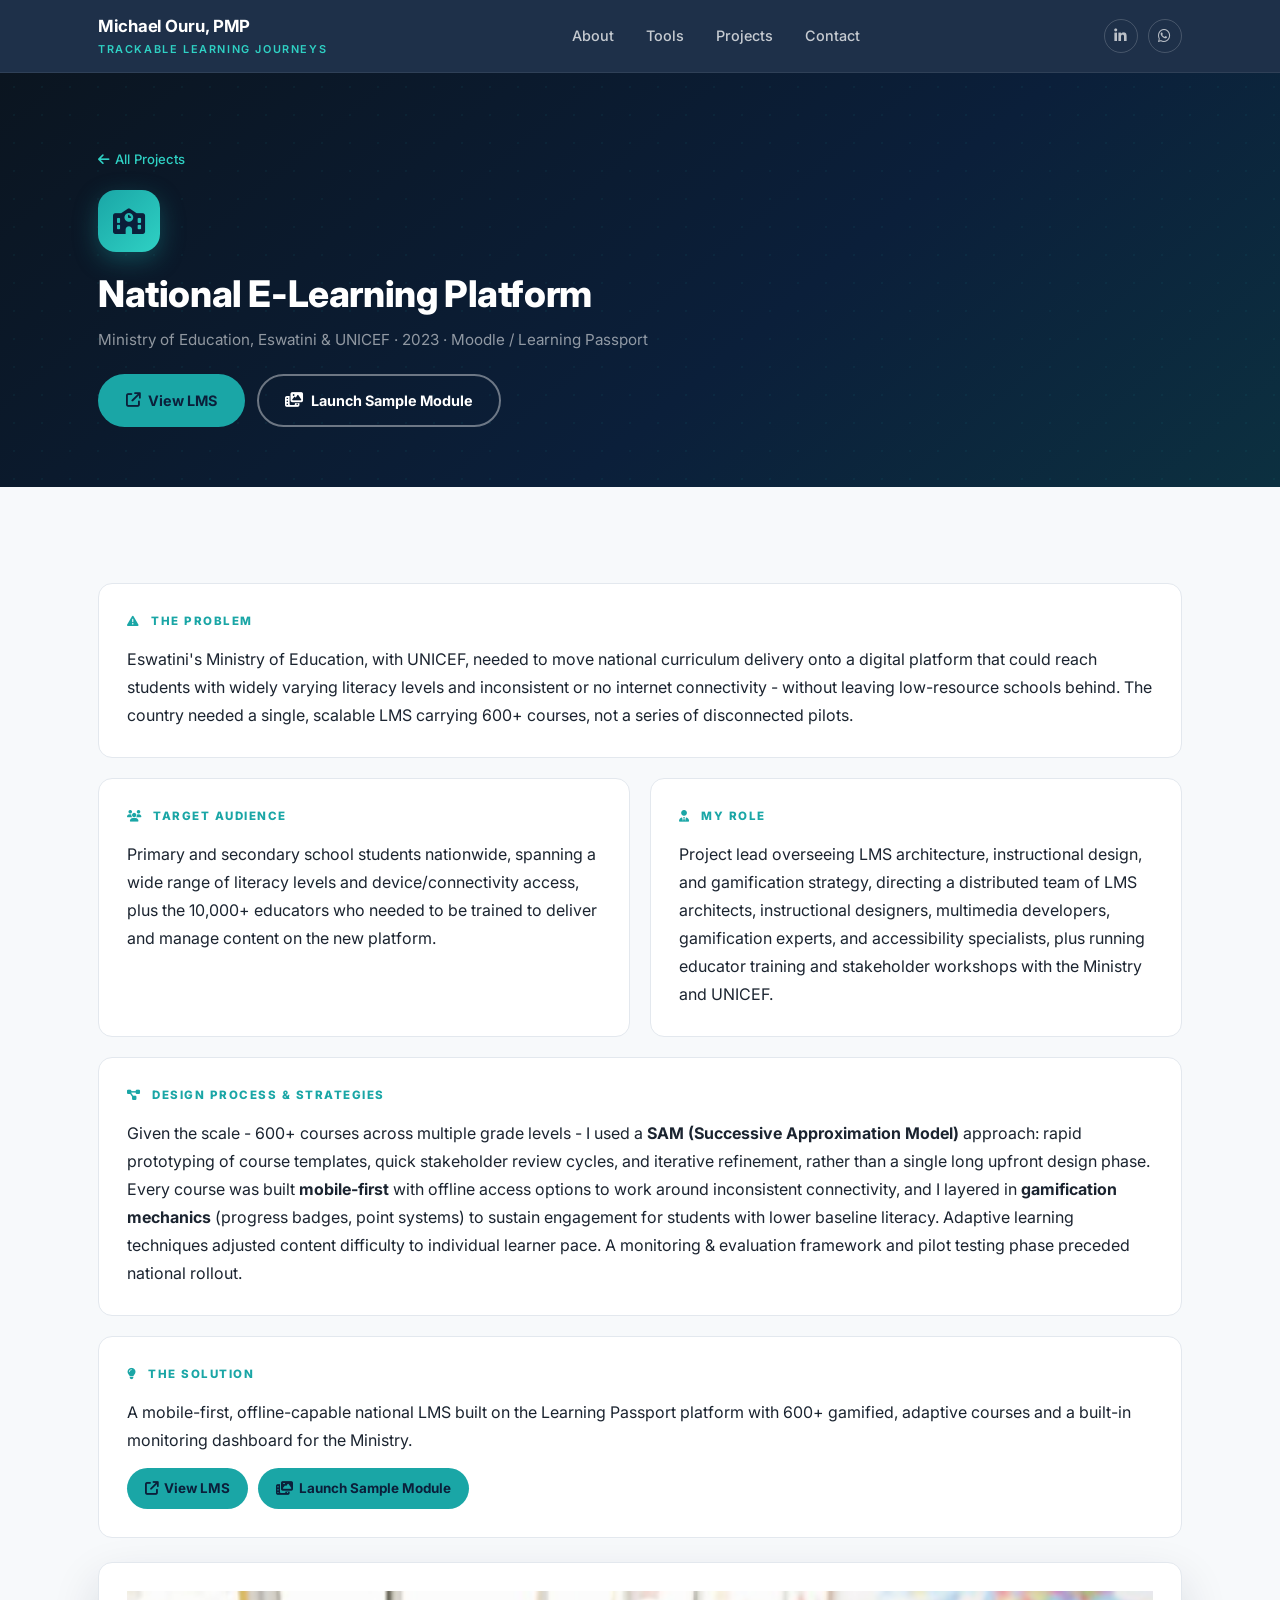
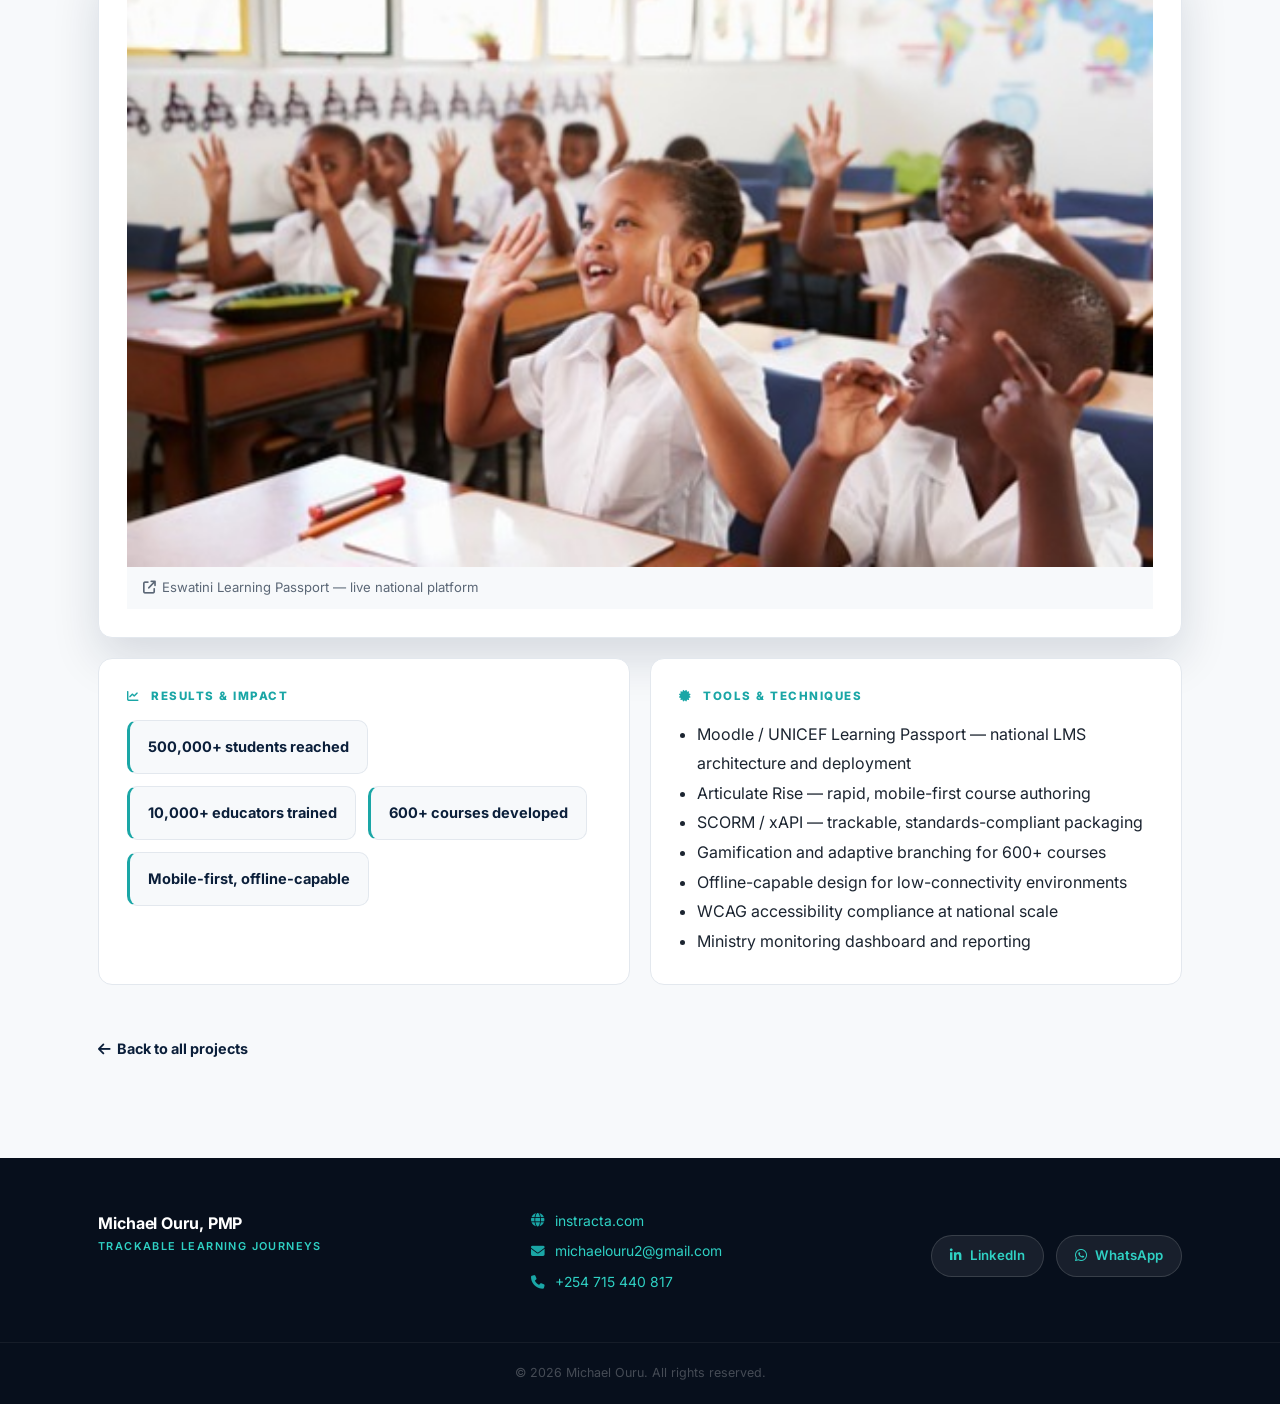
<file: projects/eswatini-unicef.html>
<!DOCTYPE html>
<html lang="en">
<head>
<meta charset="UTF-8" />
<meta name="viewport" content="width=device-width, initial-scale=1.0" />
<title>National E-Learning Platform - Eswatini &amp; UNICEF | Michael Ouru, PMP</title>
<link rel="stylesheet" href="../styles.css" />
<link rel="stylesheet" href="https://cdnjs.cloudflare.com/ajax/libs/font-awesome/6.5.1/css/all.min.css" integrity="sha512-DTOQO9RWCH3ppGqcWaEA1BIZOC6xxalwEsw9c2QQeAIftl+Vegovlnee1c9QX4TctnWMn13TZye+giMm8e2LwA==" crossorigin="anonymous" referrerpolicy="no-referrer" />
</head>
<body>

<header class="site-header">
  <div class="container">
    <a href="../index.html" class="brand">
      <span class="name">Michael Ouru, PMP</span>
      <span class="tagline">Trackable Learning Journeys</span>
    </a>
    <nav class="nav-links">
      <a href="../index.html#about">About</a>
      <a href="../index.html#tools">Tools</a>
      <a href="../index.html#projects">Projects</a>
      <a href="../index.html#contact">Contact</a>
    </nav>
    <div class="header-social">
      <a href="https://www.linkedin.com/in/michael-ouru-pmp%C2%AE-215671152/" target="_blank" rel="noopener" aria-label="LinkedIn"><i class="fa-brands fa-linkedin-in"></i></a>
      <a href="https://wa.me/254715440817" target="_blank" rel="noopener" aria-label="WhatsApp"><i class="fa-brands fa-whatsapp"></i></a>
    </div>
    <button class="nav-toggle" aria-label="Toggle navigation"><i class="fa-solid fa-bars"></i></button>
  </div>
</header>

<section class="case-hero">
  <div class="container">
    <a class="breadcrumb" href="../index.html#projects"><i class="fa-solid fa-arrow-left"></i> All Projects</a>
    <div class="case-icon"><i class="fa-solid fa-school"></i></div>
    <h1>National E-Learning Platform</h1>
    <p class="client-line">Ministry of Education, Eswatini &amp; UNICEF · 2023 · Moodle / Learning Passport</p>
    <div class="case-links">
      <a class="btn btn-primary" href="https://eswatini.learningpassport.org/" target="_blank" rel="noopener"><i class="fa-solid fa-arrow-up-right-from-square"></i> View LMS</a>
      <a class="btn btn-outline" href="https://michaelouru-sw.github.io/characteristics-of-living-organisms/" target="_blank" rel="noopener"><i class="fa-solid fa-photo-film"></i> Launch Sample Module</a>
    </div>
  </div>
</section>

<section>
  <div class="container">
    <div class="case-grid">

      <div class="case-block full">
        <h2><i class="fa-solid fa-triangle-exclamation"></i> The Problem</h2>
        <p>Eswatini's Ministry of Education, with UNICEF, needed to move national curriculum delivery onto a digital platform that could reach students with widely varying literacy levels and inconsistent or no internet connectivity - without leaving low-resource schools behind. The country needed a single, scalable LMS carrying 600+ courses, not a series of disconnected pilots.</p>
      </div>

      <div class="case-block">
        <h2><i class="fa-solid fa-users"></i> Target Audience</h2>
        <p>Primary and secondary school students nationwide, spanning a wide range of literacy levels and device/connectivity access, plus the 10,000+ educators who needed to be trained to deliver and manage content on the new platform.</p>
      </div>

      <div class="case-block">
        <h2><i class="fa-solid fa-user-tie"></i> My Role</h2>
        <p>Project lead overseeing LMS architecture, instructional design, and gamification strategy, directing a distributed team of LMS architects, instructional designers, multimedia developers, gamification experts, and accessibility specialists, plus running educator training and stakeholder workshops with the Ministry and UNICEF.</p>
      </div>

      <div class="case-block full">
        <h2><i class="fa-solid fa-diagram-project"></i> Design Process &amp; Strategies</h2>
        <p>Given the scale - 600+ courses across multiple grade levels - I used a <strong>SAM (Successive Approximation Model)</strong> approach: rapid prototyping of course templates, quick stakeholder review cycles, and iterative refinement, rather than a single long upfront design phase. Every course was built <strong>mobile-first</strong> with offline access options to work around inconsistent connectivity, and I layered in <strong>gamification mechanics</strong> (progress badges, point systems) to sustain engagement for students with lower baseline literacy. Adaptive learning techniques adjusted content difficulty to individual learner pace. A monitoring &amp; evaluation framework and pilot testing phase preceded national rollout.</p>
      </div>

      <div class="case-block full">
        <h2><i class="fa-solid fa-lightbulb"></i> The Solution</h2>
        <p>A mobile-first, offline-capable national LMS built on the Learning Passport platform with 600+ gamified, adaptive courses and a built-in monitoring dashboard for the Ministry.</p>
        <div class="samples-list" style="margin-top:14px;">
          <a href="https://eswatini.learningpassport.org/" target="_blank" rel="noopener"><i class="fa-solid fa-arrow-up-right-from-square"></i> View LMS</a>
          <a href="https://michaelouru-sw.github.io/characteristics-of-living-organisms/" target="_blank" rel="noopener"><i class="fa-solid fa-photo-film"></i> Launch Sample Module</a>
        </div>
      </div>

      <figure class="case-block project-screenshot">
        <img src="../assets/screenshot-eswatini.jpg" alt="Eswatini Learning Passport — national LMS serving 500,000+ students" loading="lazy" />
        <figcaption><i class="fa-solid fa-arrow-up-right-from-square"></i> Eswatini Learning Passport — live national platform</figcaption>
      </figure>

      <div class="case-block">
        <h2><i class="fa-solid fa-chart-line"></i> Results &amp; Impact</h2>
        <div class="results-row">
          <div class="result-pill">500,000+ students reached</div>
          <div class="result-pill">10,000+ educators trained</div>
          <div class="result-pill">600+ courses developed</div>
          <div class="result-pill">Mobile-first, offline-capable</div>
        </div>
      </div>

      <div class="case-block">
        <h2><i class="fa-solid fa-certificate"></i> Tools &amp; Techniques</h2>
        <ul>
          <li>Moodle / UNICEF Learning Passport — national LMS architecture and deployment</li>
          <li>Articulate Rise — rapid, mobile-first course authoring</li>
          <li>SCORM / xAPI — trackable, standards-compliant packaging</li>
          <li>Gamification and adaptive branching for 600+ courses</li>
          <li>Offline-capable design for low-connectivity environments</li>
          <li>WCAG accessibility compliance at national scale</li>
          <li>Ministry monitoring dashboard and reporting</li>
        </ul>
      </div>

    </div>
    <a class="back-link" href="../index.html#projects"><i class="fa-solid fa-arrow-left"></i> Back to all projects</a>
  </div>
</section>

<footer class="site-footer">
  <div class="container">
    <div class="brand"><span class="name">Michael Ouru, PMP</span><span class="tagline">Trackable Learning Journeys</span></div>
    <div>
      <p><i class="fa-solid fa-globe"></i> <a href="https://instracta.com" target="_blank" rel="noopener">instracta.com</a></p>
      <p><i class="fa-solid fa-envelope"></i> <a href="mailto:michaelouru2@gmail.com">michaelouru2@gmail.com</a></p>
      <p><i class="fa-solid fa-phone"></i> <a href="tel:+254715440817">+254 715 440 817</a></p>
    </div>
    <div class="social-row">
      <a class="social-link" href="https://www.linkedin.com/in/michael-ouru-pmp%C2%AE-215671152/" target="_blank" rel="noopener"><i class="fa-brands fa-linkedin-in"></i> LinkedIn</a>
      <a class="social-link" href="https://wa.me/254715440817" target="_blank" rel="noopener"><i class="fa-brands fa-whatsapp"></i> WhatsApp</a>
    </div>
  </div>
  <div class="footer-bottom">&copy; 2026 Michael Ouru. All rights reserved.</div>
</footer>

<script src="../script.js"></script>
</body>
</html>
</file>
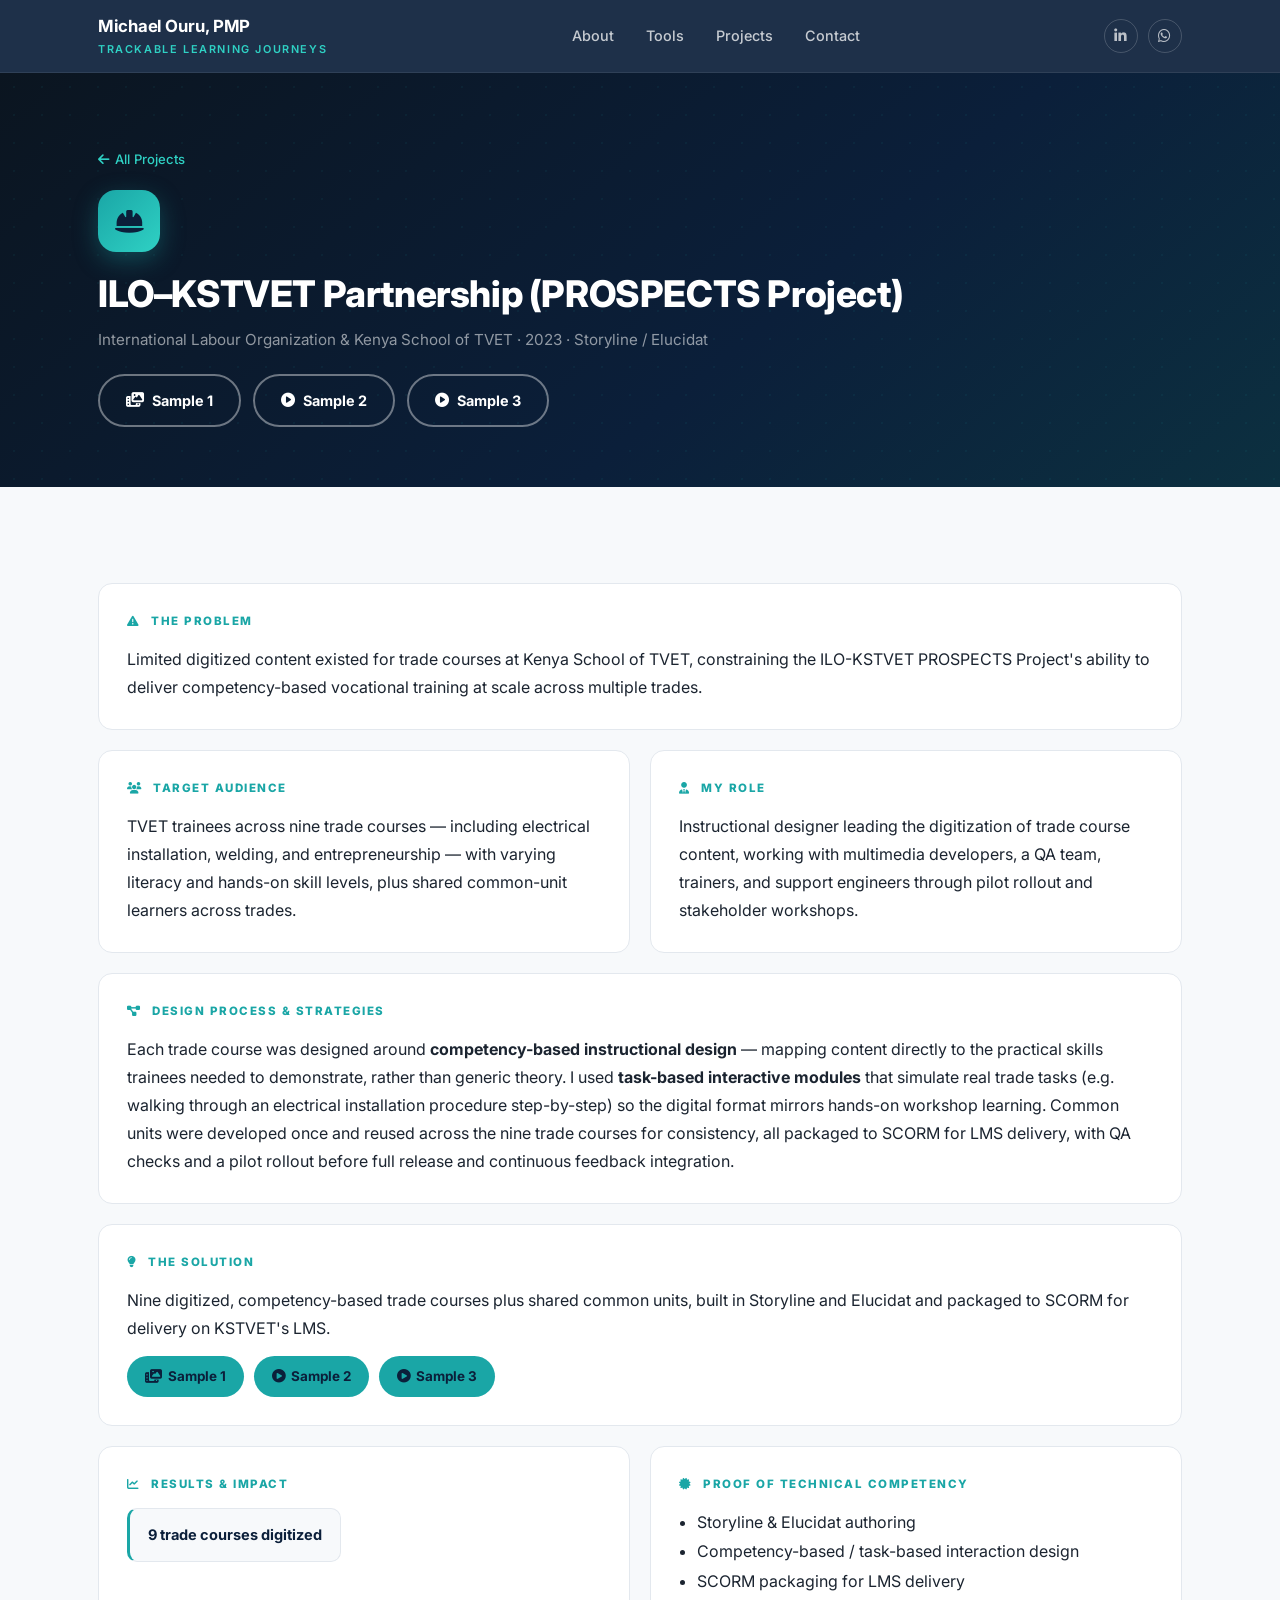
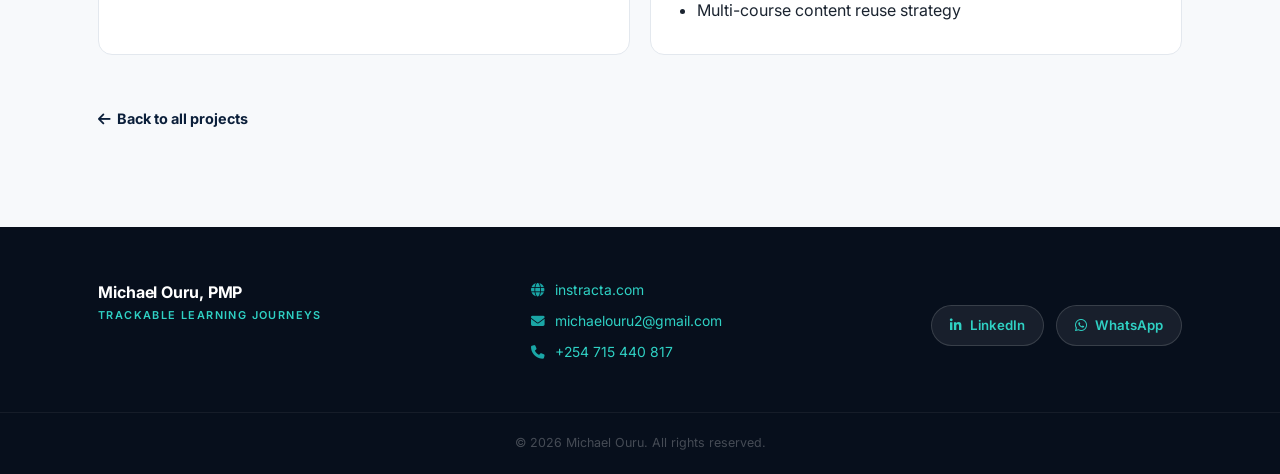
<file: projects/ilo-kstvet.html>
<!DOCTYPE html>
<html lang="en">
<head>
<meta charset="UTF-8" />
<meta name="viewport" content="width=device-width, initial-scale=1.0" />
<title>ILO–KSTVET Partnership (PROSPECTS Project) | Michael Ouru, PMP</title>
<link rel="stylesheet" href="../styles.css" />
<link rel="stylesheet" href="https://cdnjs.cloudflare.com/ajax/libs/font-awesome/6.5.1/css/all.min.css" integrity="sha512-DTOQO9RWCH3ppGqcWaEA1BIZOC6xxalwEsw9c2QQeAIftl+Vegovlnee1c9QX4TctnWMn13TZye+giMm8e2LwA==" crossorigin="anonymous" referrerpolicy="no-referrer" />
</head>
<body>

<header class="site-header">
  <div class="container">
    <a href="../index.html" class="brand">
      <span class="name">Michael Ouru, PMP</span>
      <span class="tagline">Trackable Learning Journeys</span>
    </a>
    <nav class="nav-links">
      <a href="../index.html#about">About</a>
      <a href="../index.html#tools">Tools</a>
      <a href="../index.html#projects">Projects</a>
      <a href="../index.html#contact">Contact</a>
    </nav>
    <div class="header-social">
      <a href="https://www.linkedin.com/in/michael-ouru-pmp%C2%AE-215671152/" target="_blank" rel="noopener" aria-label="LinkedIn"><i class="fa-brands fa-linkedin-in"></i></a>
      <a href="https://wa.me/254715440817" target="_blank" rel="noopener" aria-label="WhatsApp"><i class="fa-brands fa-whatsapp"></i></a>
    </div>
    <button class="nav-toggle" aria-label="Toggle navigation"><i class="fa-solid fa-bars"></i></button>
  </div>
</header>

<section class="case-hero">
  <div class="container">
    <a class="breadcrumb" href="../index.html#projects"><i class="fa-solid fa-arrow-left"></i> All Projects</a>
    <div class="case-icon"><i class="fa-solid fa-helmet-safety"></i></div>
    <h1>ILO–KSTVET Partnership (PROSPECTS Project)</h1>
    <p class="client-line">International Labour Organization &amp; Kenya School of TVET · 2023 · Storyline / Elucidat</p>
    <div class="case-links">
      <a class="btn btn-outline" href="https://michaelouru-sw.github.io/PM/" target="_blank" rel="noopener"><i class="fa-solid fa-photo-film"></i> Sample 1</a>
      <a class="btn btn-outline" href="https://youtu.be/RFbPTdq06N8" target="_blank" rel="noopener"><i class="fa-solid fa-circle-play"></i> Sample 2</a>
      <a class="btn btn-outline" href="https://youtu.be/eQDhWSOfGHE" target="_blank" rel="noopener"><i class="fa-solid fa-circle-play"></i> Sample 3</a>
    </div>
  </div>
</section>

<section>
  <div class="container">
    <div class="case-grid">

      <div class="case-block full">
        <h2><i class="fa-solid fa-triangle-exclamation"></i> The Problem</h2>
        <p>Limited digitized content existed for trade courses at Kenya School of TVET, constraining the ILO-KSTVET PROSPECTS Project's ability to deliver competency-based vocational training at scale across multiple trades.</p>
      </div>

      <div class="case-block">
        <h2><i class="fa-solid fa-users"></i> Target Audience</h2>
        <p>TVET trainees across nine trade courses — including electrical installation, welding, and entrepreneurship — with varying literacy and hands-on skill levels, plus shared common-unit learners across trades.</p>
      </div>

      <div class="case-block">
        <h2><i class="fa-solid fa-user-tie"></i> My Role</h2>
        <p>Instructional designer leading the digitization of trade course content, working with multimedia developers, a QA team, trainers, and support engineers through pilot rollout and stakeholder workshops.</p>
      </div>

      <div class="case-block full">
        <h2><i class="fa-solid fa-diagram-project"></i> Design Process &amp; Strategies</h2>
        <p>Each trade course was designed around <strong>competency-based instructional design</strong> — mapping content directly to the practical skills trainees needed to demonstrate, rather than generic theory. I used <strong>task-based interactive modules</strong> that simulate real trade tasks (e.g. walking through an electrical installation procedure step-by-step) so the digital format mirrors hands-on workshop learning. Common units were developed once and reused across the nine trade courses for consistency, all packaged to SCORM for LMS delivery, with QA checks and a pilot rollout before full release and continuous feedback integration.</p>
      </div>

      <div class="case-block full">
        <h2><i class="fa-solid fa-lightbulb"></i> The Solution</h2>
        <p>Nine digitized, competency-based trade courses plus shared common units, built in Storyline and Elucidat and packaged to SCORM for delivery on KSTVET's LMS.</p>
        <div class="samples-list" style="margin-top:14px;">
          <a href="https://michaelouru-sw.github.io/PM/" target="_blank" rel="noopener"><i class="fa-solid fa-photo-film"></i> Sample 1</a>
          <a href="https://youtu.be/RFbPTdq06N8" target="_blank" rel="noopener"><i class="fa-solid fa-circle-play"></i> Sample 2</a>
          <a href="https://youtu.be/eQDhWSOfGHE" target="_blank" rel="noopener"><i class="fa-solid fa-circle-play"></i> Sample 3</a>
        </div>
      </div>

      <div class="case-block">
        <h2><i class="fa-solid fa-chart-line"></i> Results &amp; Impact</h2>
        <div class="results-row">
          <div class="result-pill">9 trade courses digitized</div>
        </div>
      </div>

      <div class="case-block">
        <h2><i class="fa-solid fa-certificate"></i> Proof of Technical Competency</h2>
        <ul>
          <li>Storyline &amp; Elucidat authoring</li>
          <li>Competency-based / task-based interaction design</li>
          <li>SCORM packaging for LMS delivery</li>
          <li>Multi-course content reuse strategy</li>
        </ul>
      </div>

    </div>
    <a class="back-link" href="../index.html#projects"><i class="fa-solid fa-arrow-left"></i> Back to all projects</a>
  </div>
</section>

<footer class="site-footer">
  <div class="container">
    <div class="brand"><span class="name">Michael Ouru, PMP</span><span class="tagline">Trackable Learning Journeys</span></div>
    <div>
      <p><i class="fa-solid fa-globe"></i> <a href="https://instracta.com" target="_blank" rel="noopener">instracta.com</a></p>
      <p><i class="fa-solid fa-envelope"></i> <a href="mailto:michaelouru2@gmail.com">michaelouru2@gmail.com</a></p>
      <p><i class="fa-solid fa-phone"></i> <a href="tel:+254715440817">+254 715 440 817</a></p>
    </div>
    <div class="social-row">
      <a class="social-link" href="https://www.linkedin.com/in/michael-ouru-pmp%C2%AE-215671152/" target="_blank" rel="noopener"><i class="fa-brands fa-linkedin-in"></i> LinkedIn</a>
      <a class="social-link" href="https://wa.me/254715440817" target="_blank" rel="noopener"><i class="fa-brands fa-whatsapp"></i> WhatsApp</a>
    </div>
  </div>
  <div class="footer-bottom">&copy; 2026 Michael Ouru. All rights reserved.</div>
</footer>

<script src="../script.js"></script>
</body>
</html>
</file>
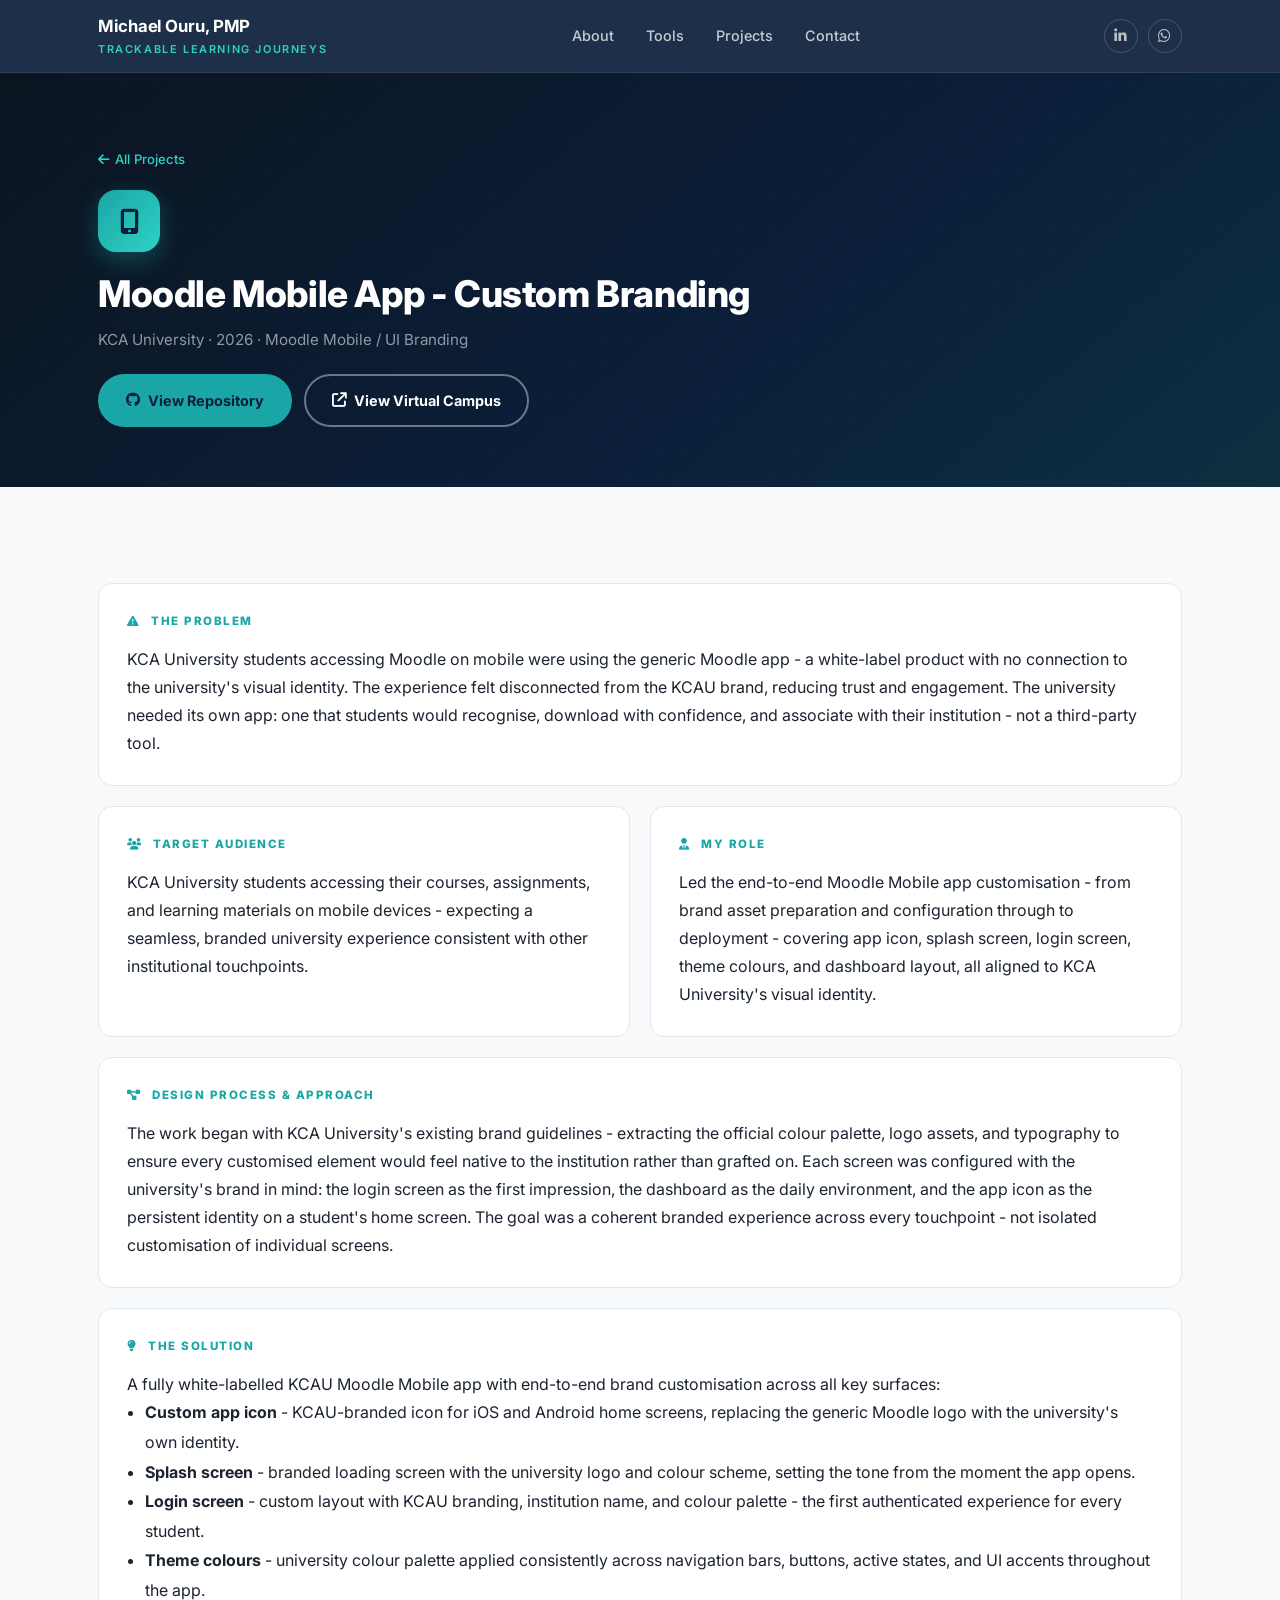
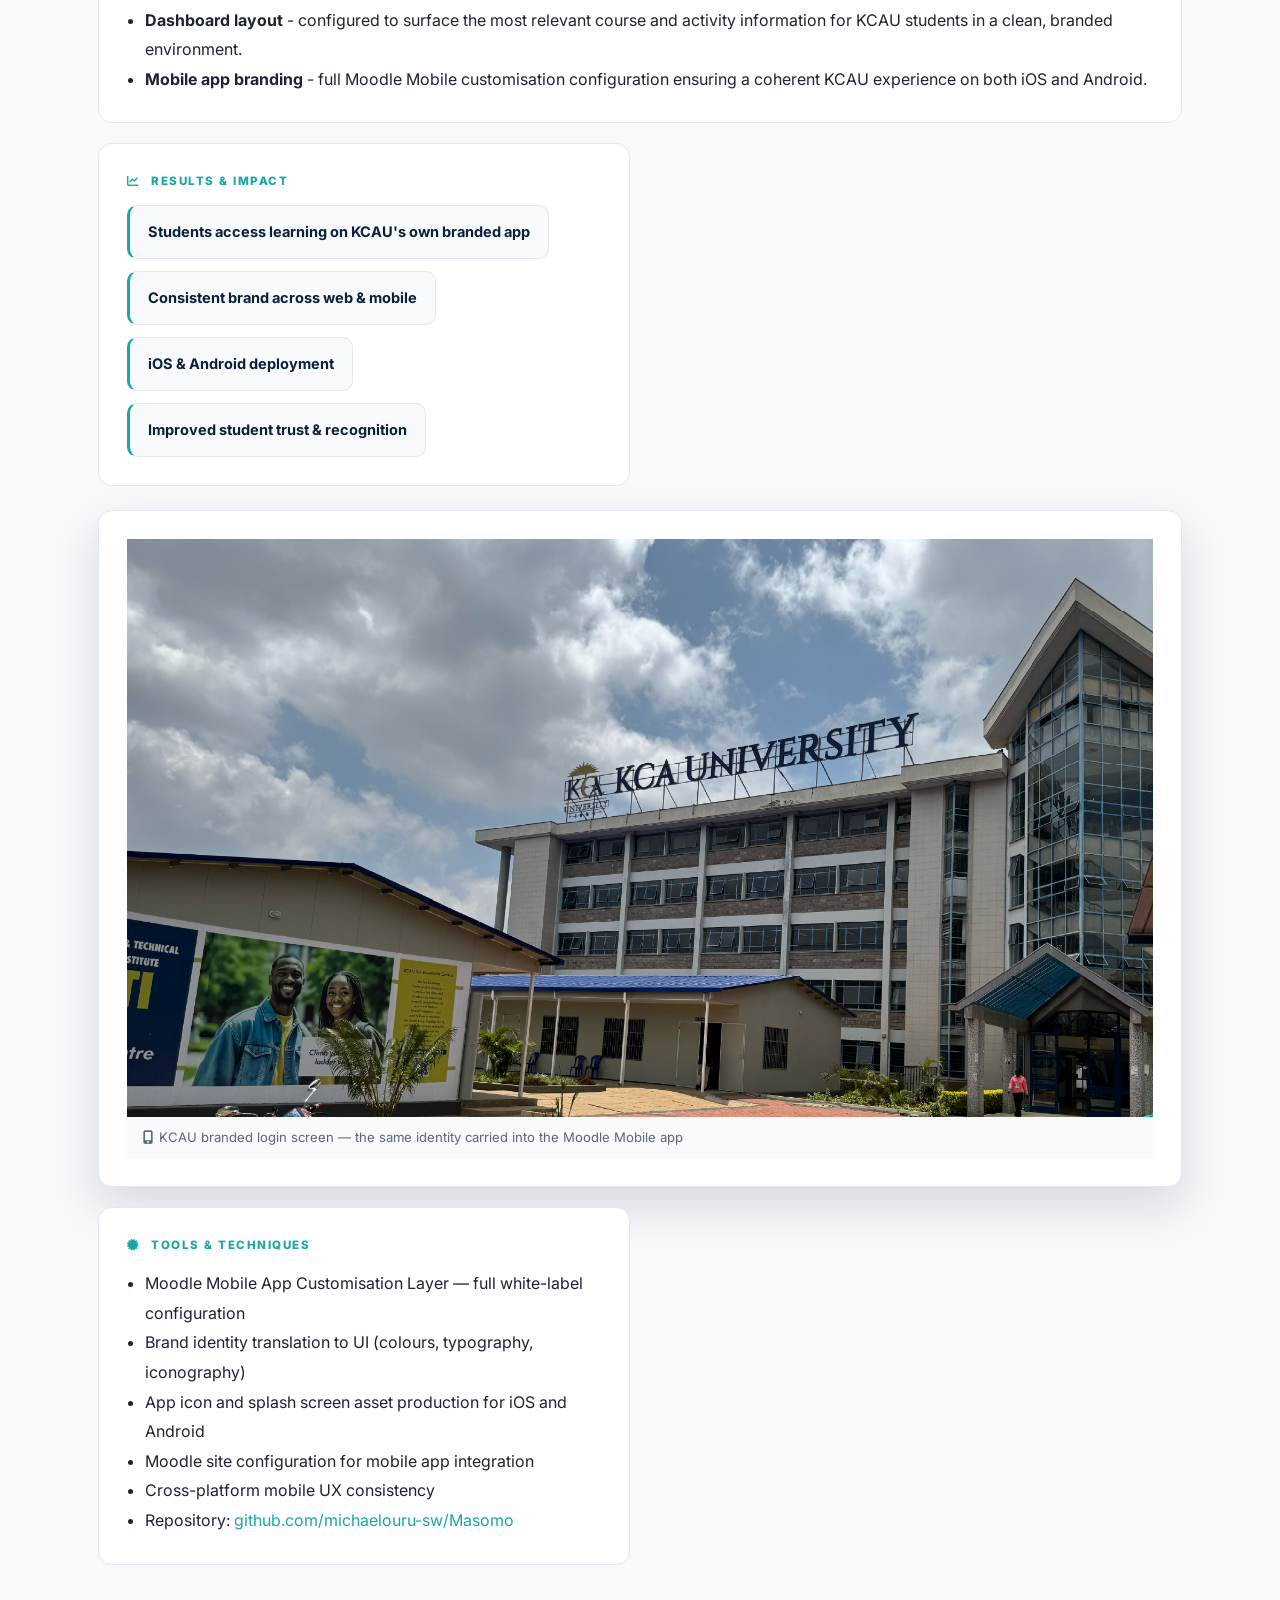
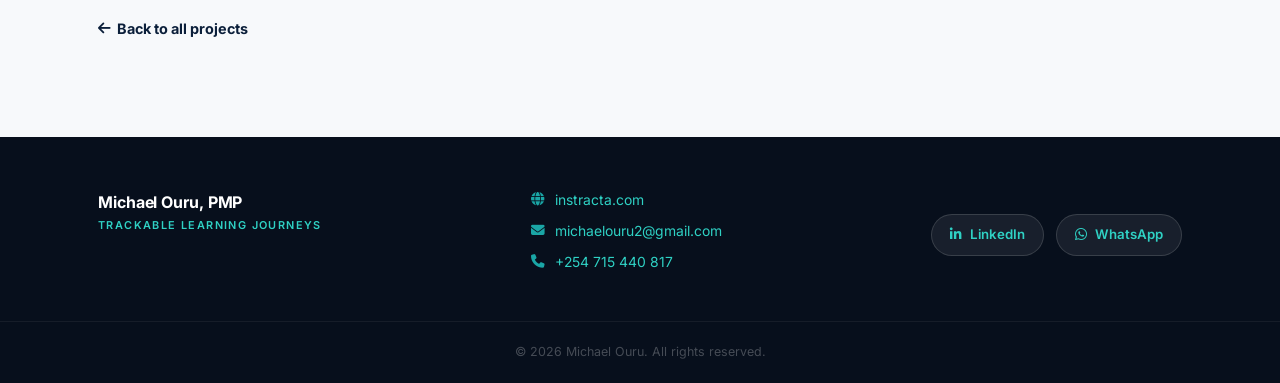
<file: projects/kca-moodle-app.html>
<!DOCTYPE html>
<html lang="en">
<head>
<meta charset="UTF-8" />
<meta name="viewport" content="width=device-width, initial-scale=1.0" />
<title>Moodle Mobile App Branding - KCA University | Michael Ouru, PMP</title>
<link rel="stylesheet" href="../styles.css" />
<link rel="stylesheet" href="https://cdnjs.cloudflare.com/ajax/libs/font-awesome/6.5.1/css/all.min.css" integrity="sha512-DTOQO9RWCH3ppGqcWaEA1BIZOC6xxalwEsw9c2QQeAIftl+Vegovlnee1c9QX4TctnWMn13TZye+giMm8e2LwA==" crossorigin="anonymous" referrerpolicy="no-referrer" />
</head>
<body>

<header class="site-header">
  <div class="container">
    <a href="../index.html" class="brand">
      <span class="name">Michael Ouru, PMP</span>
      <span class="tagline">Trackable Learning Journeys</span>
    </a>
    <nav class="nav-links">
      <a href="../index.html#about">About</a>
      <a href="../index.html#tools">Tools</a>
      <a href="../index.html#projects">Projects</a>
      <a href="../index.html#contact">Contact</a>
    </nav>
    <div class="header-social">
      <a href="https://www.linkedin.com/in/michael-ouru-pmp%C2%AE-215671152/" target="_blank" rel="noopener" aria-label="LinkedIn"><i class="fa-brands fa-linkedin-in"></i></a>
      <a href="https://wa.me/254715440817" target="_blank" rel="noopener" aria-label="WhatsApp"><i class="fa-brands fa-whatsapp"></i></a>
    </div>
    <button class="nav-toggle" aria-label="Toggle navigation"><i class="fa-solid fa-bars"></i></button>
  </div>
</header>

<section class="case-hero">
  <div class="container">
    <a class="breadcrumb" href="../index.html#projects"><i class="fa-solid fa-arrow-left"></i> All Projects</a>
    <div class="case-icon"><i class="fa-solid fa-mobile-screen-button"></i></div>
    <h1>Moodle Mobile App - Custom Branding</h1>
    <p class="client-line">KCA University · 2026 · Moodle Mobile / UI Branding</p>
    <div class="case-links">
      <a class="btn btn-primary" href="https://github.com/michaelouru-sw/Masomo" target="_blank" rel="noopener"><i class="fa-brands fa-github"></i> View Repository</a>
      <a class="btn btn-outline" href="https://virtualcampus.kcau.ac.ke/" target="_blank" rel="noopener"><i class="fa-solid fa-arrow-up-right-from-square"></i> View Virtual Campus</a>
    </div>
  </div>
</section>

<section>
  <div class="container">
    <div class="case-grid">

      <div class="case-block full">
        <h2><i class="fa-solid fa-triangle-exclamation"></i> The Problem</h2>
        <p>KCA University students accessing Moodle on mobile were using the generic Moodle app - a white-label product with no connection to the university's visual identity. The experience felt disconnected from the KCAU brand, reducing trust and engagement. The university needed its own app: one that students would recognise, download with confidence, and associate with their institution - not a third-party tool.</p>
      </div>

      <div class="case-block">
        <h2><i class="fa-solid fa-users"></i> Target Audience</h2>
        <p>KCA University students accessing their courses, assignments, and learning materials on mobile devices - expecting a seamless, branded university experience consistent with other institutional touchpoints.</p>
      </div>

      <div class="case-block">
        <h2><i class="fa-solid fa-user-tie"></i> My Role</h2>
        <p>Led the end-to-end Moodle Mobile app customisation - from brand asset preparation and configuration through to deployment - covering app icon, splash screen, login screen, theme colours, and dashboard layout, all aligned to KCA University's visual identity.</p>
      </div>

      <div class="case-block full">
        <h2><i class="fa-solid fa-diagram-project"></i> Design Process &amp; Approach</h2>
        <p>The work began with KCA University's existing brand guidelines - extracting the official colour palette, logo assets, and typography to ensure every customised element would feel native to the institution rather than grafted on. Each screen was configured with the university's brand in mind: the login screen as the first impression, the dashboard as the daily environment, and the app icon as the persistent identity on a student's home screen. The goal was a coherent branded experience across every touchpoint - not isolated customisation of individual screens.</p>
      </div>

      <div class="case-block full">
        <h2><i class="fa-solid fa-lightbulb"></i> The Solution</h2>
        <p>A fully white-labelled KCAU Moodle Mobile app with end-to-end brand customisation across all key surfaces:</p>
        <ul>
          <li><strong>Custom app icon</strong> - KCAU-branded icon for iOS and Android home screens, replacing the generic Moodle logo with the university's own identity.</li>
          <li><strong>Splash screen</strong> - branded loading screen with the university logo and colour scheme, setting the tone from the moment the app opens.</li>
          <li><strong>Login screen</strong> - custom layout with KCAU branding, institution name, and colour palette - the first authenticated experience for every student.</li>
          <li><strong>Theme colours</strong> - university colour palette applied consistently across navigation bars, buttons, active states, and UI accents throughout the app.</li>
          <li><strong>Dashboard layout</strong> - configured to surface the most relevant course and activity information for KCAU students in a clean, branded environment.</li>
          <li><strong>Mobile app branding</strong> - full Moodle Mobile customisation configuration ensuring a coherent KCAU experience on both iOS and Android.</li>
        </ul>
      </div>

      <div class="case-block">
        <h2><i class="fa-solid fa-chart-line"></i> Results &amp; Impact</h2>
        <div class="results-row">
          <div class="result-pill">Students access learning on KCAU's own branded app</div>
          <div class="result-pill">Consistent brand across web &amp; mobile</div>
          <div class="result-pill">iOS &amp; Android deployment</div>
          <div class="result-pill">Improved student trust &amp; recognition</div>
        </div>
      </div>

      <figure class="case-block project-screenshot">
        <img src="../assets/screenshot-kca-lms.png" alt="KCA University branded Moodle LMS — login screen" loading="lazy" />
        <figcaption><i class="fa-solid fa-mobile-screen-button"></i> KCAU branded login screen — the same identity carried into the Moodle Mobile app</figcaption>
      </figure>

      <div class="case-block">
        <h2><i class="fa-solid fa-certificate"></i> Tools &amp; Techniques</h2>
        <ul>
          <li>Moodle Mobile App Customisation Layer — full white-label configuration</li>
          <li>Brand identity translation to UI (colours, typography, iconography)</li>
          <li>App icon and splash screen asset production for iOS and Android</li>
          <li>Moodle site configuration for mobile app integration</li>
          <li>Cross-platform mobile UX consistency</li>
          <li>Repository: <a href="https://github.com/michaelouru-sw/Masomo" target="_blank" rel="noopener">github.com/michaelouru-sw/Masomo</a></li>
        </ul>
      </div>

    </div>
    <a class="back-link" href="../index.html#projects"><i class="fa-solid fa-arrow-left"></i> Back to all projects</a>
  </div>
</section>

<footer class="site-footer">
  <div class="container">
    <div class="brand"><span class="name">Michael Ouru, PMP</span><span class="tagline">Trackable Learning Journeys</span></div>
    <div>
      <p><i class="fa-solid fa-globe"></i> <a href="https://instracta.com" target="_blank" rel="noopener">instracta.com</a></p>
      <p><i class="fa-solid fa-envelope"></i> <a href="mailto:michaelouru2@gmail.com">michaelouru2@gmail.com</a></p>
      <p><i class="fa-solid fa-phone"></i> <a href="tel:+254715440817">+254 715 440 817</a></p>
    </div>
    <div class="social-row">
      <a class="social-link" href="https://www.linkedin.com/in/michael-ouru-pmp%C2%AE-215671152/" target="_blank" rel="noopener"><i class="fa-brands fa-linkedin-in"></i> LinkedIn</a>
      <a class="social-link" href="https://wa.me/254715440817" target="_blank" rel="noopener"><i class="fa-brands fa-whatsapp"></i> WhatsApp</a>
    </div>
  </div>
  <div class="footer-bottom">&copy; 2026 Michael Ouru. All rights reserved.</div>
</footer>

<script src="../script.js"></script>
</body>
</html>
</file>
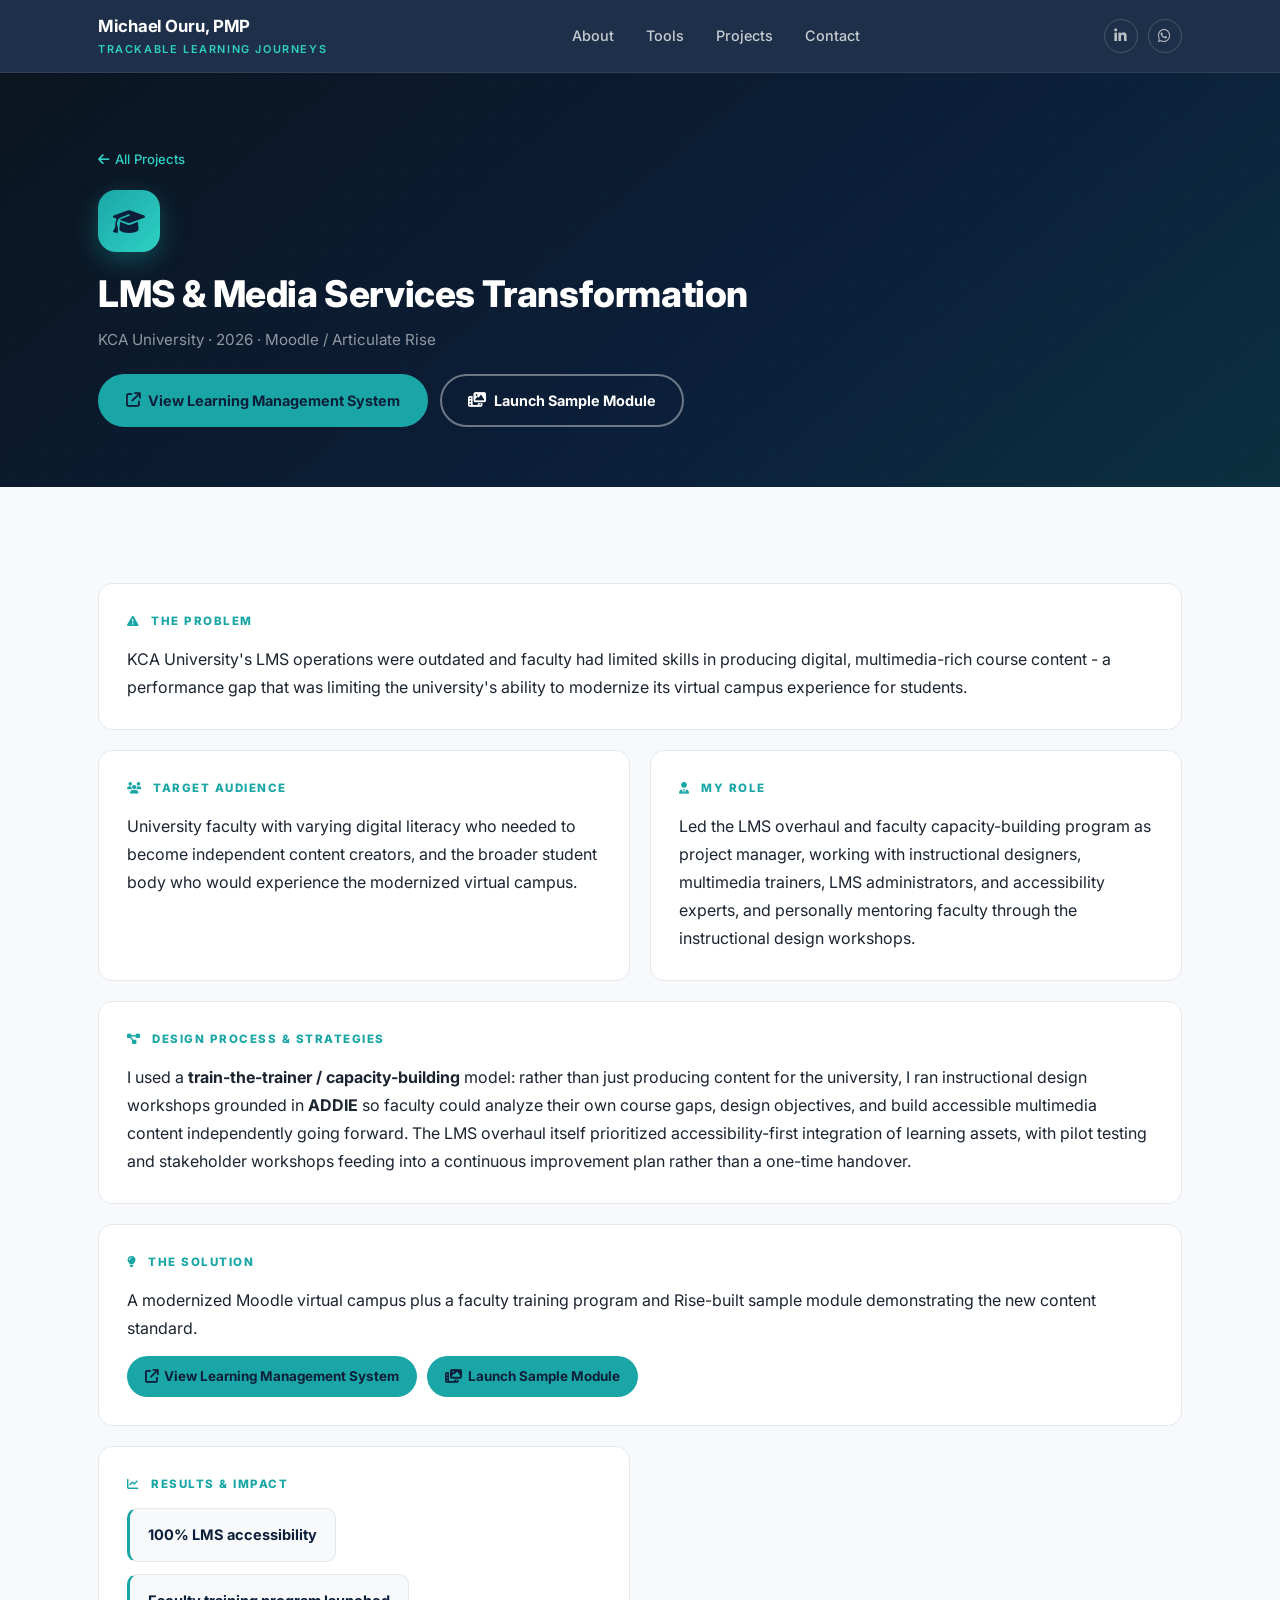
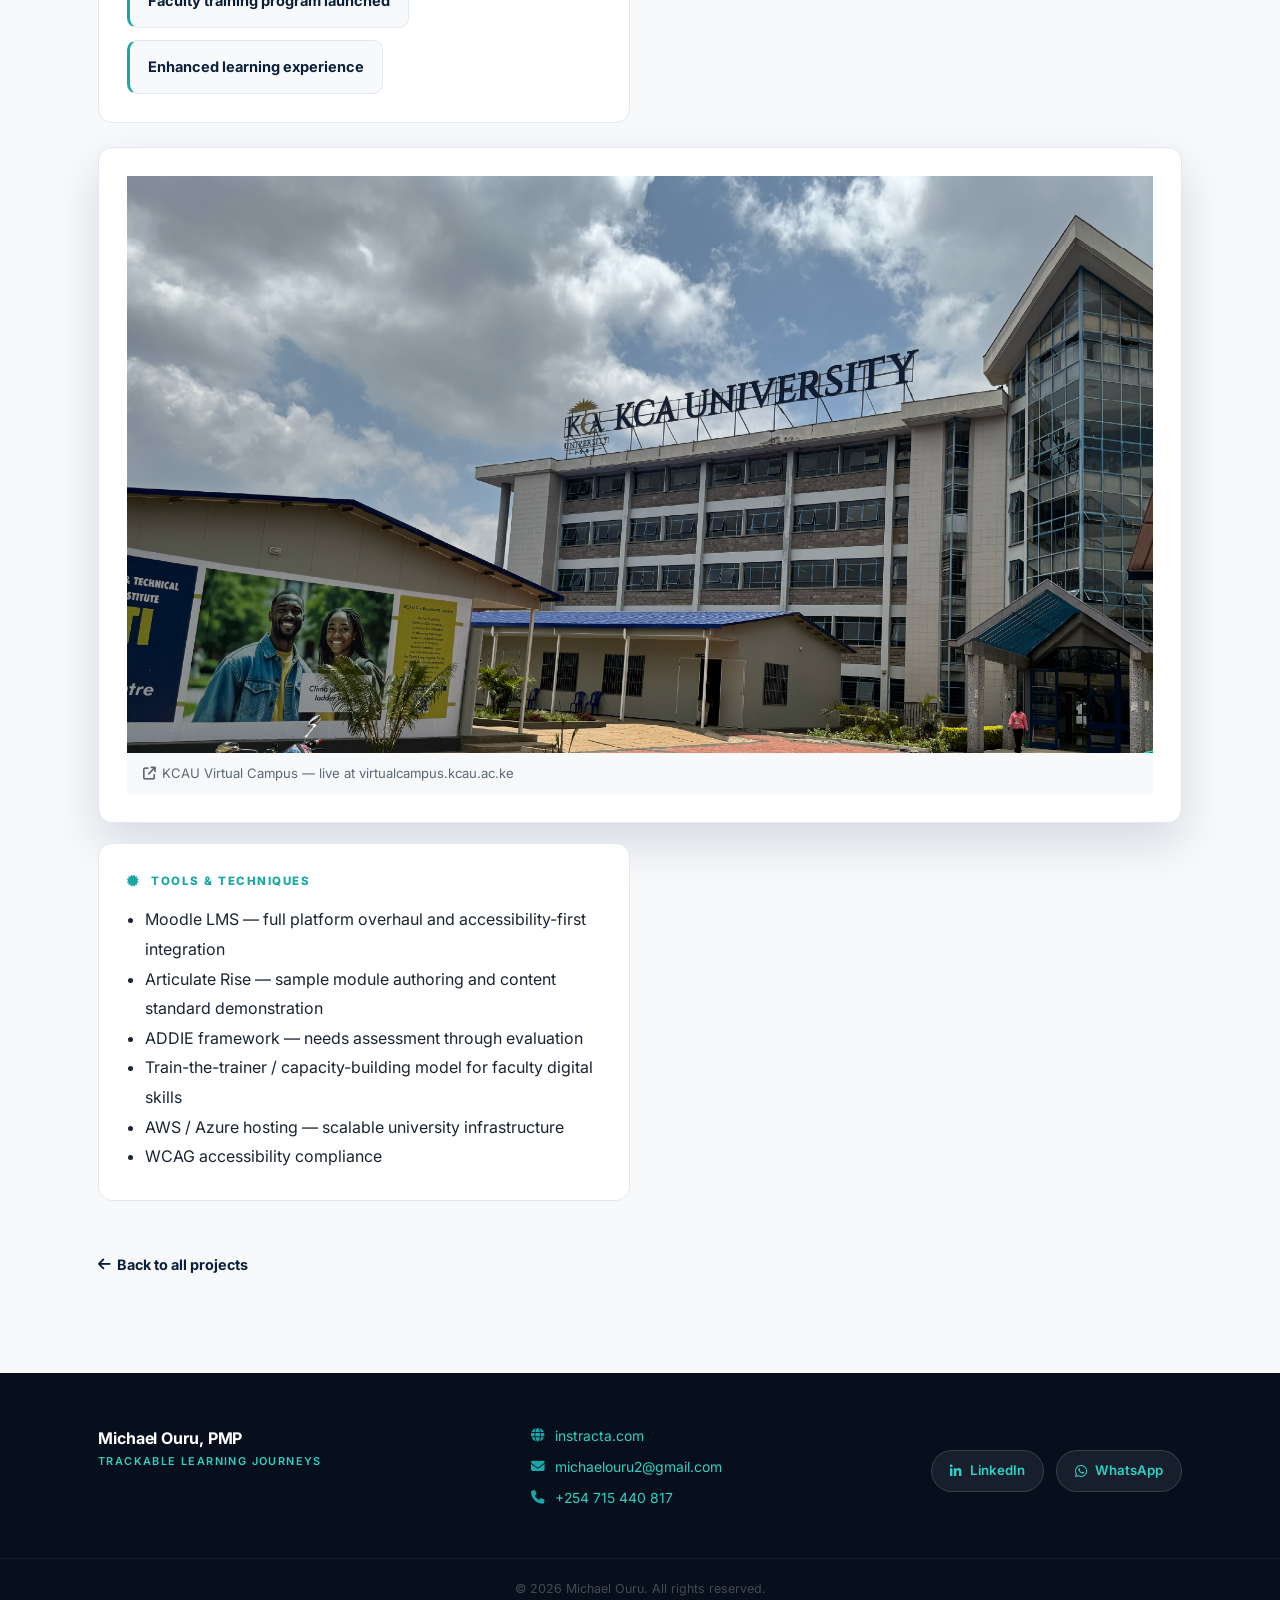
<file: projects/kca-university.html>
<!DOCTYPE html>
<html lang="en">
<head>
<meta charset="UTF-8" />
<meta name="viewport" content="width=device-width, initial-scale=1.0" />
<title>LMS &amp; Media Services Transformation - KCA University | Michael Ouru, PMP</title>
<link rel="stylesheet" href="../styles.css" />
<link rel="stylesheet" href="https://cdnjs.cloudflare.com/ajax/libs/font-awesome/6.5.1/css/all.min.css" integrity="sha512-DTOQO9RWCH3ppGqcWaEA1BIZOC6xxalwEsw9c2QQeAIftl+Vegovlnee1c9QX4TctnWMn13TZye+giMm8e2LwA==" crossorigin="anonymous" referrerpolicy="no-referrer" />
</head>
<body>

<header class="site-header">
  <div class="container">
    <a href="../index.html" class="brand">
      <span class="name">Michael Ouru, PMP</span>
      <span class="tagline">Trackable Learning Journeys</span>
    </a>
    <nav class="nav-links">
      <a href="../index.html#about">About</a>
      <a href="../index.html#tools">Tools</a>
      <a href="../index.html#projects">Projects</a>
      <a href="../index.html#contact">Contact</a>
    </nav>
    <div class="header-social">
      <a href="https://www.linkedin.com/in/michael-ouru-pmp%C2%AE-215671152/" target="_blank" rel="noopener" aria-label="LinkedIn"><i class="fa-brands fa-linkedin-in"></i></a>
      <a href="https://wa.me/254715440817" target="_blank" rel="noopener" aria-label="WhatsApp"><i class="fa-brands fa-whatsapp"></i></a>
    </div>
    <button class="nav-toggle" aria-label="Toggle navigation"><i class="fa-solid fa-bars"></i></button>
  </div>
</header>

<section class="case-hero">
  <div class="container">
    <a class="breadcrumb" href="../index.html#projects"><i class="fa-solid fa-arrow-left"></i> All Projects</a>
    <div class="case-icon"><i class="fa-solid fa-graduation-cap"></i></div>
    <h1>LMS &amp; Media Services Transformation</h1>
    <p class="client-line">KCA University · 2026 · Moodle / Articulate Rise</p>
    <div class="case-links">
      <a class="btn btn-primary" href="https://virtualcampus.kcau.ac.ke/" target="_blank" rel="noopener"><i class="fa-solid fa-arrow-up-right-from-square"></i> View Learning Management System</a>
      <a class="btn btn-outline" href="https://michaelouru-sw.github.io/EAD/" target="_blank" rel="noopener"><i class="fa-solid fa-photo-film"></i> Launch Sample Module</a>
    </div>
  </div>
</section>

<section>
  <div class="container">
    <div class="case-grid">

      <div class="case-block full">
        <h2><i class="fa-solid fa-triangle-exclamation"></i> The Problem</h2>
        <p>KCA University's LMS operations were outdated and faculty had limited skills in producing digital, multimedia-rich course content - a performance gap that was limiting the university's ability to modernize its virtual campus experience for students.</p>
      </div>

      <div class="case-block">
        <h2><i class="fa-solid fa-users"></i> Target Audience</h2>
        <p>University faculty with varying digital literacy who needed to become independent content creators, and the broader student body who would experience the modernized virtual campus.</p>
      </div>

      <div class="case-block">
        <h2><i class="fa-solid fa-user-tie"></i> My Role</h2>
        <p>Led the LMS overhaul and faculty capacity-building program as project manager, working with instructional designers, multimedia trainers, LMS administrators, and accessibility experts, and personally mentoring faculty through the instructional design workshops.</p>
      </div>

      <div class="case-block full">
        <h2><i class="fa-solid fa-diagram-project"></i> Design Process &amp; Strategies</h2>
        <p>I used a <strong>train-the-trainer / capacity-building</strong> model: rather than just producing content for the university, I ran instructional design workshops grounded in <strong>ADDIE</strong> so faculty could analyze their own course gaps, design objectives, and build accessible multimedia content independently going forward. The LMS overhaul itself prioritized accessibility-first integration of learning assets, with pilot testing and stakeholder workshops feeding into a continuous improvement plan rather than a one-time handover.</p>
      </div>

      <div class="case-block full">
        <h2><i class="fa-solid fa-lightbulb"></i> The Solution</h2>
        <p>A modernized Moodle virtual campus plus a faculty training program and Rise-built sample module demonstrating the new content standard.</p>
        <div class="samples-list" style="margin-top:14px;">
          <a href="https://virtualcampus.kcau.ac.ke/" target="_blank" rel="noopener"><i class="fa-solid fa-arrow-up-right-from-square"></i> View Learning Management System</a>
          <a href="https://michaelouru-sw.github.io/EAD/" target="_blank" rel="noopener"><i class="fa-solid fa-photo-film"></i> Launch Sample Module</a>
        </div>
      </div>

      <div class="case-block">
        <h2><i class="fa-solid fa-chart-line"></i> Results &amp; Impact</h2>
        <div class="results-row">
          <div class="result-pill">100% LMS accessibility</div>
          <div class="result-pill">Faculty training program launched</div>
          <div class="result-pill">Enhanced learning experience</div>
        </div>
      </div>

      <figure class="case-block project-screenshot">
        <img src="../assets/screenshot-kca-lms.png" alt="KCA University Virtual Campus — branded Moodle LMS" loading="lazy" />
        <figcaption><i class="fa-solid fa-arrow-up-right-from-square"></i> KCAU Virtual Campus — live at virtualcampus.kcau.ac.ke</figcaption>
      </figure>

      <div class="case-block">
        <h2><i class="fa-solid fa-certificate"></i> Tools &amp; Techniques</h2>
        <ul>
          <li>Moodle LMS — full platform overhaul and accessibility-first integration</li>
          <li>Articulate Rise — sample module authoring and content standard demonstration</li>
          <li>ADDIE framework — needs assessment through evaluation</li>
          <li>Train-the-trainer / capacity-building model for faculty digital skills</li>
          <li>AWS / Azure hosting — scalable university infrastructure</li>
          <li>WCAG accessibility compliance</li>
        </ul>
      </div>

    </div>
    <a class="back-link" href="../index.html#projects"><i class="fa-solid fa-arrow-left"></i> Back to all projects</a>
  </div>
</section>

<footer class="site-footer">
  <div class="container">
    <div class="brand"><span class="name">Michael Ouru, PMP</span><span class="tagline">Trackable Learning Journeys</span></div>
    <div>
      <p><i class="fa-solid fa-globe"></i> <a href="https://instracta.com" target="_blank" rel="noopener">instracta.com</a></p>
      <p><i class="fa-solid fa-envelope"></i> <a href="mailto:michaelouru2@gmail.com">michaelouru2@gmail.com</a></p>
      <p><i class="fa-solid fa-phone"></i> <a href="tel:+254715440817">+254 715 440 817</a></p>
    </div>
    <div class="social-row">
      <a class="social-link" href="https://www.linkedin.com/in/michael-ouru-pmp%C2%AE-215671152/" target="_blank" rel="noopener"><i class="fa-brands fa-linkedin-in"></i> LinkedIn</a>
      <a class="social-link" href="https://wa.me/254715440817" target="_blank" rel="noopener"><i class="fa-brands fa-whatsapp"></i> WhatsApp</a>
    </div>
  </div>
  <div class="footer-bottom">&copy; 2026 Michael Ouru. All rights reserved.</div>
</footer>

<script src="../script.js"></script>
</body>
</html>
</file>
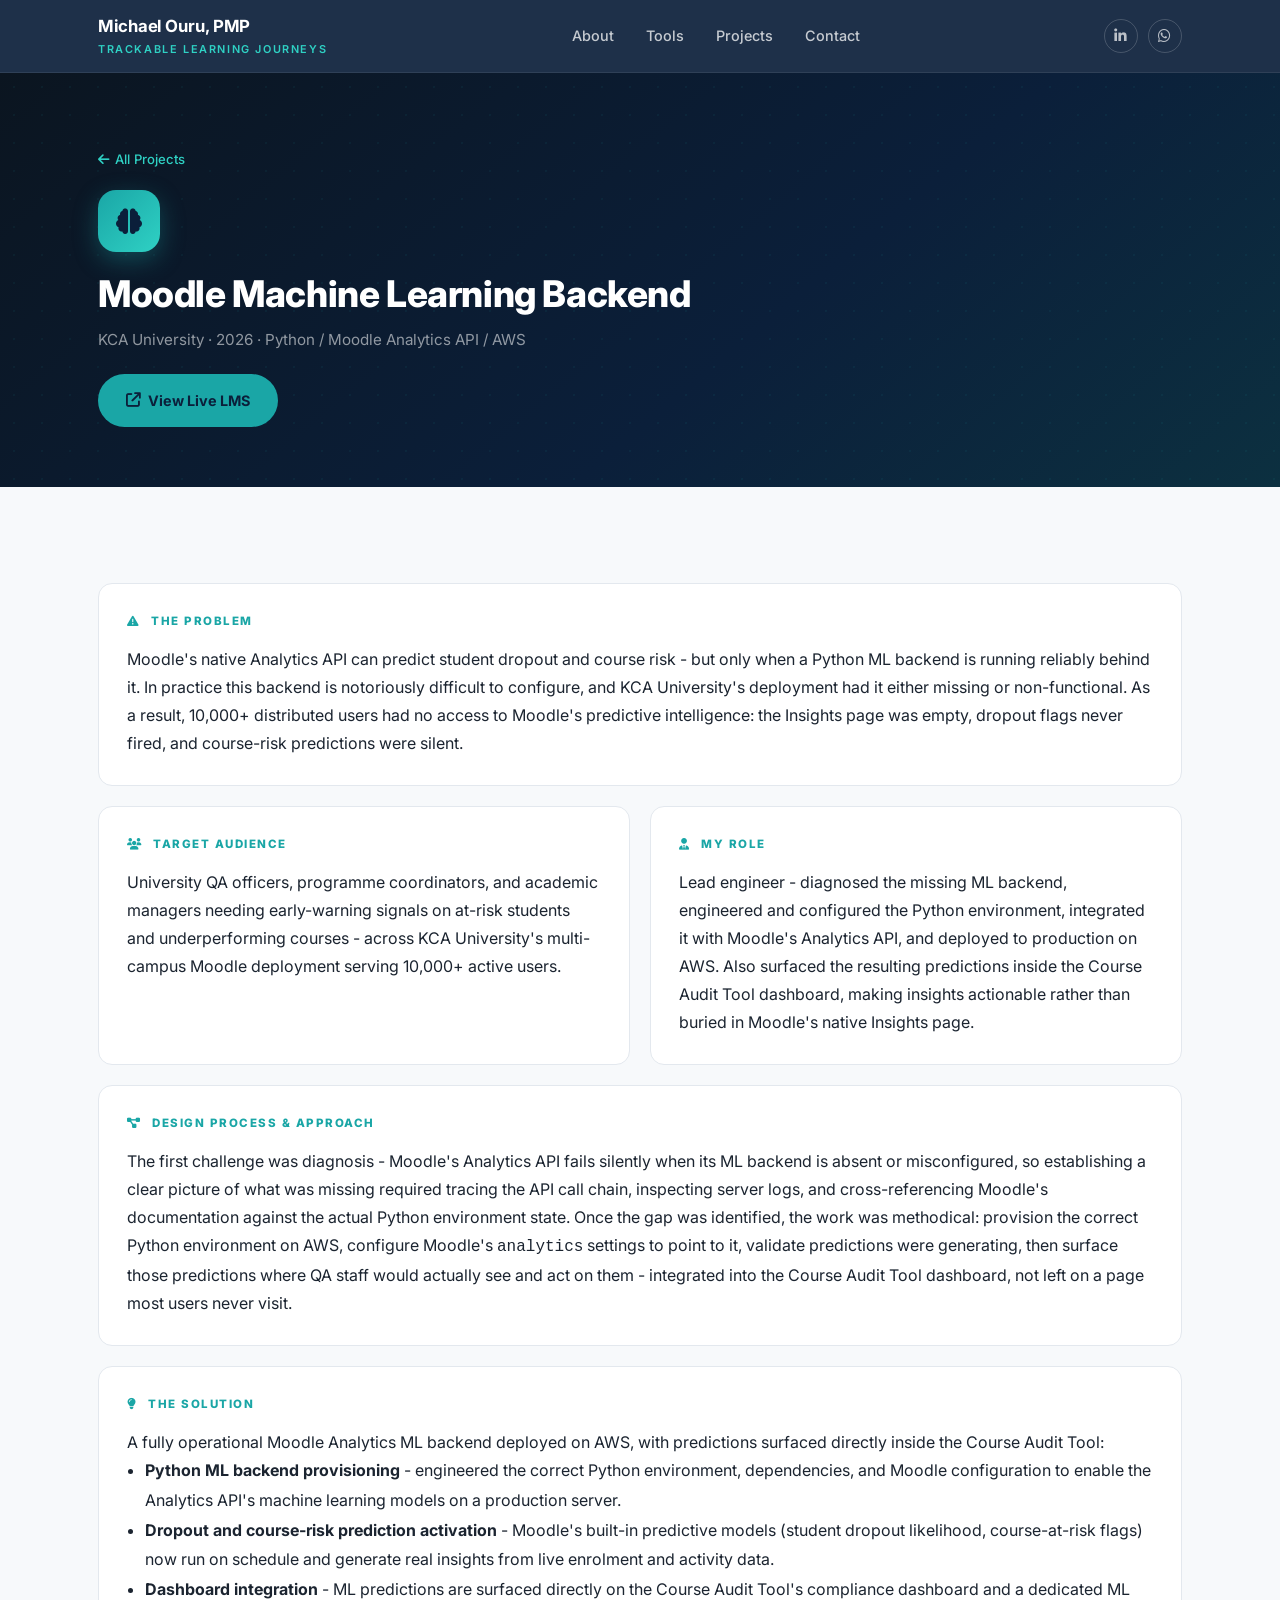
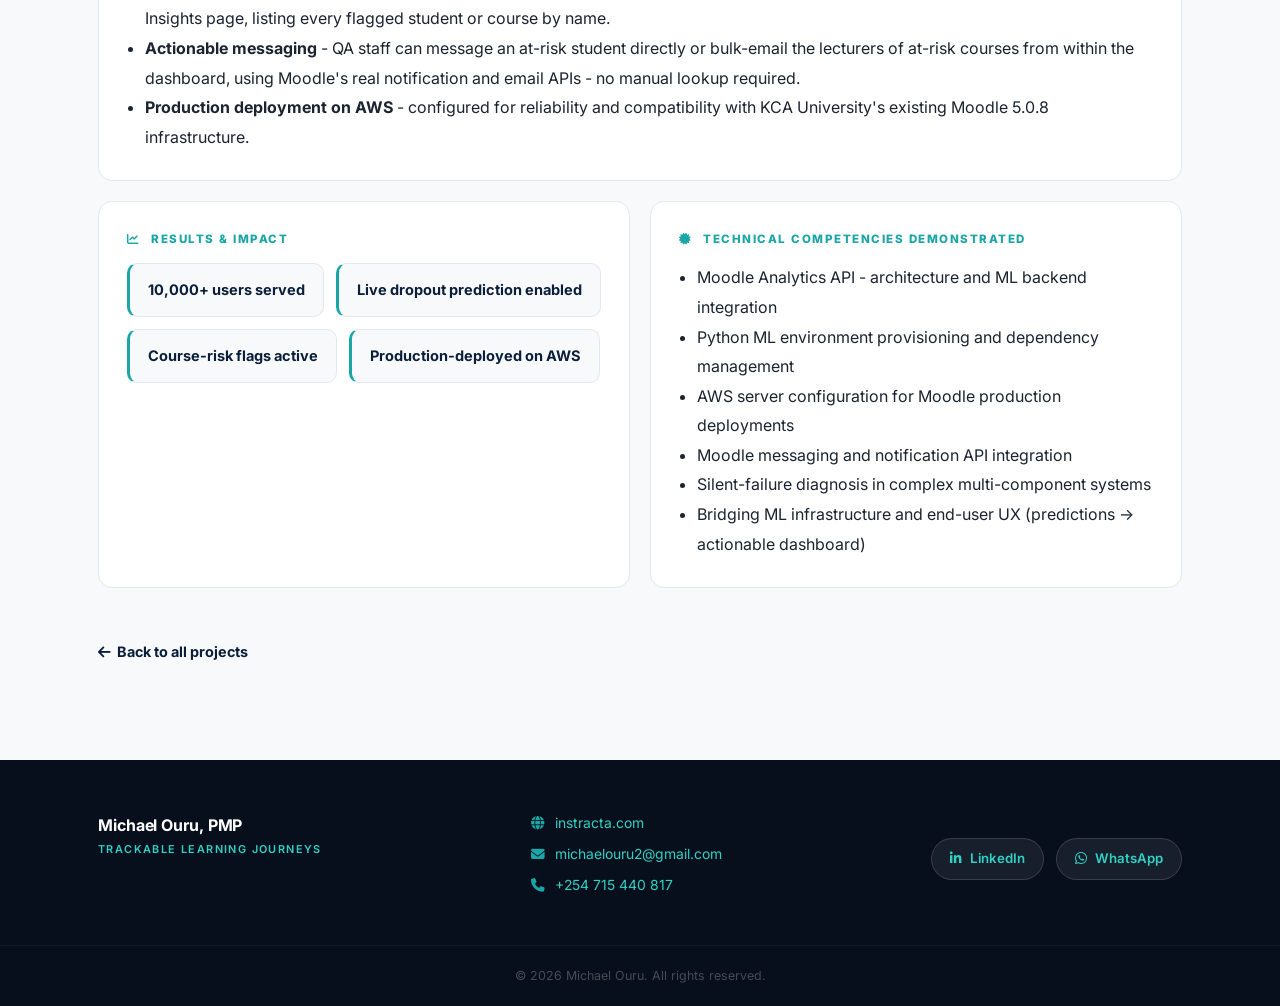
<file: projects/moodle-ml-backend.html>
<!DOCTYPE html>
<html lang="en">
<head>
<meta charset="UTF-8" />
<meta name="viewport" content="width=device-width, initial-scale=1.0" />
<title>Moodle Machine Learning Backend - KCA University | Michael Ouru, PMP</title>
<link rel="stylesheet" href="../styles.css" />
<link rel="stylesheet" href="https://cdnjs.cloudflare.com/ajax/libs/font-awesome/6.5.1/css/all.min.css" integrity="sha512-DTOQO9RWCH3ppGqcWaEA1BIZOC6xxalwEsw9c2QQeAIftl+Vegovlnee1c9QX4TctnWMn13TZye+giMm8e2LwA==" crossorigin="anonymous" referrerpolicy="no-referrer" />
</head>
<body>

<header class="site-header">
  <div class="container">
    <a href="../index.html" class="brand">
      <span class="name">Michael Ouru, PMP</span>
      <span class="tagline">Trackable Learning Journeys</span>
    </a>
    <nav class="nav-links">
      <a href="../index.html#about">About</a>
      <a href="../index.html#tools">Tools</a>
      <a href="../index.html#projects">Projects</a>
      <a href="../index.html#contact">Contact</a>
    </nav>
    <div class="header-social">
      <a href="https://www.linkedin.com/in/michael-ouru-pmp%C2%AE-215671152/" target="_blank" rel="noopener" aria-label="LinkedIn"><i class="fa-brands fa-linkedin-in"></i></a>
      <a href="https://wa.me/254715440817" target="_blank" rel="noopener" aria-label="WhatsApp"><i class="fa-brands fa-whatsapp"></i></a>
    </div>
    <button class="nav-toggle" aria-label="Toggle navigation"><i class="fa-solid fa-bars"></i></button>
  </div>
</header>

<section class="case-hero">
  <div class="container">
    <a class="breadcrumb" href="../index.html#projects"><i class="fa-solid fa-arrow-left"></i> All Projects</a>
    <div class="case-icon"><i class="fa-solid fa-brain"></i></div>
    <h1>Moodle Machine Learning Backend</h1>
    <p class="client-line">KCA University · 2026 · Python / Moodle Analytics API / AWS</p>
    <div class="case-links">
      <a class="btn btn-primary" href="https://virtualcampus.kcau.ac.ke/" target="_blank" rel="noopener"><i class="fa-solid fa-arrow-up-right-from-square"></i> View Live LMS</a>
    </div>
  </div>
</section>

<section>
  <div class="container">
    <div class="case-grid">

      <div class="case-block full">
        <h2><i class="fa-solid fa-triangle-exclamation"></i> The Problem</h2>
        <p>Moodle's native Analytics API can predict student dropout and course risk - but only when a Python ML backend is running reliably behind it. In practice this backend is notoriously difficult to configure, and KCA University's deployment had it either missing or non-functional. As a result, 10,000+ distributed users had no access to Moodle's predictive intelligence: the Insights page was empty, dropout flags never fired, and course-risk predictions were silent.</p>
      </div>

      <div class="case-block">
        <h2><i class="fa-solid fa-users"></i> Target Audience</h2>
        <p>University QA officers, programme coordinators, and academic managers needing early-warning signals on at-risk students and underperforming courses - across KCA University's multi-campus Moodle deployment serving 10,000+ active users.</p>
      </div>

      <div class="case-block">
        <h2><i class="fa-solid fa-user-tie"></i> My Role</h2>
        <p>Lead engineer - diagnosed the missing ML backend, engineered and configured the Python environment, integrated it with Moodle's Analytics API, and deployed to production on AWS. Also surfaced the resulting predictions inside the Course Audit Tool dashboard, making insights actionable rather than buried in Moodle's native Insights page.</p>
      </div>

      <div class="case-block full">
        <h2><i class="fa-solid fa-diagram-project"></i> Design Process &amp; Approach</h2>
        <p>The first challenge was diagnosis - Moodle's Analytics API fails silently when its ML backend is absent or misconfigured, so establishing a clear picture of what was missing required tracing the API call chain, inspecting server logs, and cross-referencing Moodle's documentation against the actual Python environment state. Once the gap was identified, the work was methodical: provision the correct Python environment on AWS, configure Moodle's <code>analytics</code> settings to point to it, validate predictions were generating, then surface those predictions where QA staff would actually see and act on them - integrated into the Course Audit Tool dashboard, not left on a page most users never visit.</p>
      </div>

      <div class="case-block full">
        <h2><i class="fa-solid fa-lightbulb"></i> The Solution</h2>
        <p>A fully operational Moodle Analytics ML backend deployed on AWS, with predictions surfaced directly inside the Course Audit Tool:</p>
        <ul>
          <li><strong>Python ML backend provisioning</strong> - engineered the correct Python environment, dependencies, and Moodle configuration to enable the Analytics API's machine learning models on a production server.</li>
          <li><strong>Dropout and course-risk prediction activation</strong> - Moodle's built-in predictive models (student dropout likelihood, course-at-risk flags) now run on schedule and generate real insights from live enrolment and activity data.</li>
          <li><strong>Dashboard integration</strong> - ML predictions are surfaced directly on the Course Audit Tool's compliance dashboard and a dedicated ML Insights page, listing every flagged student or course by name.</li>
          <li><strong>Actionable messaging</strong> - QA staff can message an at-risk student directly or bulk-email the lecturers of at-risk courses from within the dashboard, using Moodle's real notification and email APIs - no manual lookup required.</li>
          <li><strong>Production deployment on AWS</strong> - configured for reliability and compatibility with KCA University's existing Moodle 5.0.8 infrastructure.</li>
        </ul>
      </div>

      <div class="case-block">
        <h2><i class="fa-solid fa-chart-line"></i> Results &amp; Impact</h2>
        <div class="results-row">
          <div class="result-pill">10,000+ users served</div>
          <div class="result-pill">Live dropout prediction enabled</div>
          <div class="result-pill">Course-risk flags active</div>
          <div class="result-pill">Production-deployed on AWS</div>
        </div>
      </div>

      <div class="case-block">
        <h2><i class="fa-solid fa-certificate"></i> Technical Competencies Demonstrated</h2>
        <ul>
          <li>Moodle Analytics API - architecture and ML backend integration</li>
          <li>Python ML environment provisioning and dependency management</li>
          <li>AWS server configuration for Moodle production deployments</li>
          <li>Moodle messaging and notification API integration</li>
          <li>Silent-failure diagnosis in complex multi-component systems</li>
          <li>Bridging ML infrastructure and end-user UX (predictions → actionable dashboard)</li>
        </ul>
      </div>

    </div>
    <a class="back-link" href="../index.html#projects"><i class="fa-solid fa-arrow-left"></i> Back to all projects</a>
  </div>
</section>

<footer class="site-footer">
  <div class="container">
    <div class="brand"><span class="name">Michael Ouru, PMP</span><span class="tagline">Trackable Learning Journeys</span></div>
    <div>
      <p><i class="fa-solid fa-globe"></i> <a href="https://instracta.com" target="_blank" rel="noopener">instracta.com</a></p>
      <p><i class="fa-solid fa-envelope"></i> <a href="mailto:michaelouru2@gmail.com">michaelouru2@gmail.com</a></p>
      <p><i class="fa-solid fa-phone"></i> <a href="tel:+254715440817">+254 715 440 817</a></p>
    </div>
    <div class="social-row">
      <a class="social-link" href="https://www.linkedin.com/in/michael-ouru-pmp%C2%AE-215671152/" target="_blank" rel="noopener"><i class="fa-brands fa-linkedin-in"></i> LinkedIn</a>
      <a class="social-link" href="https://wa.me/254715440817" target="_blank" rel="noopener"><i class="fa-brands fa-whatsapp"></i> WhatsApp</a>
    </div>
  </div>
  <div class="footer-bottom">&copy; 2026 Michael Ouru. All rights reserved.</div>
</footer>

<script src="../script.js"></script>
</body>
</html>
</file>
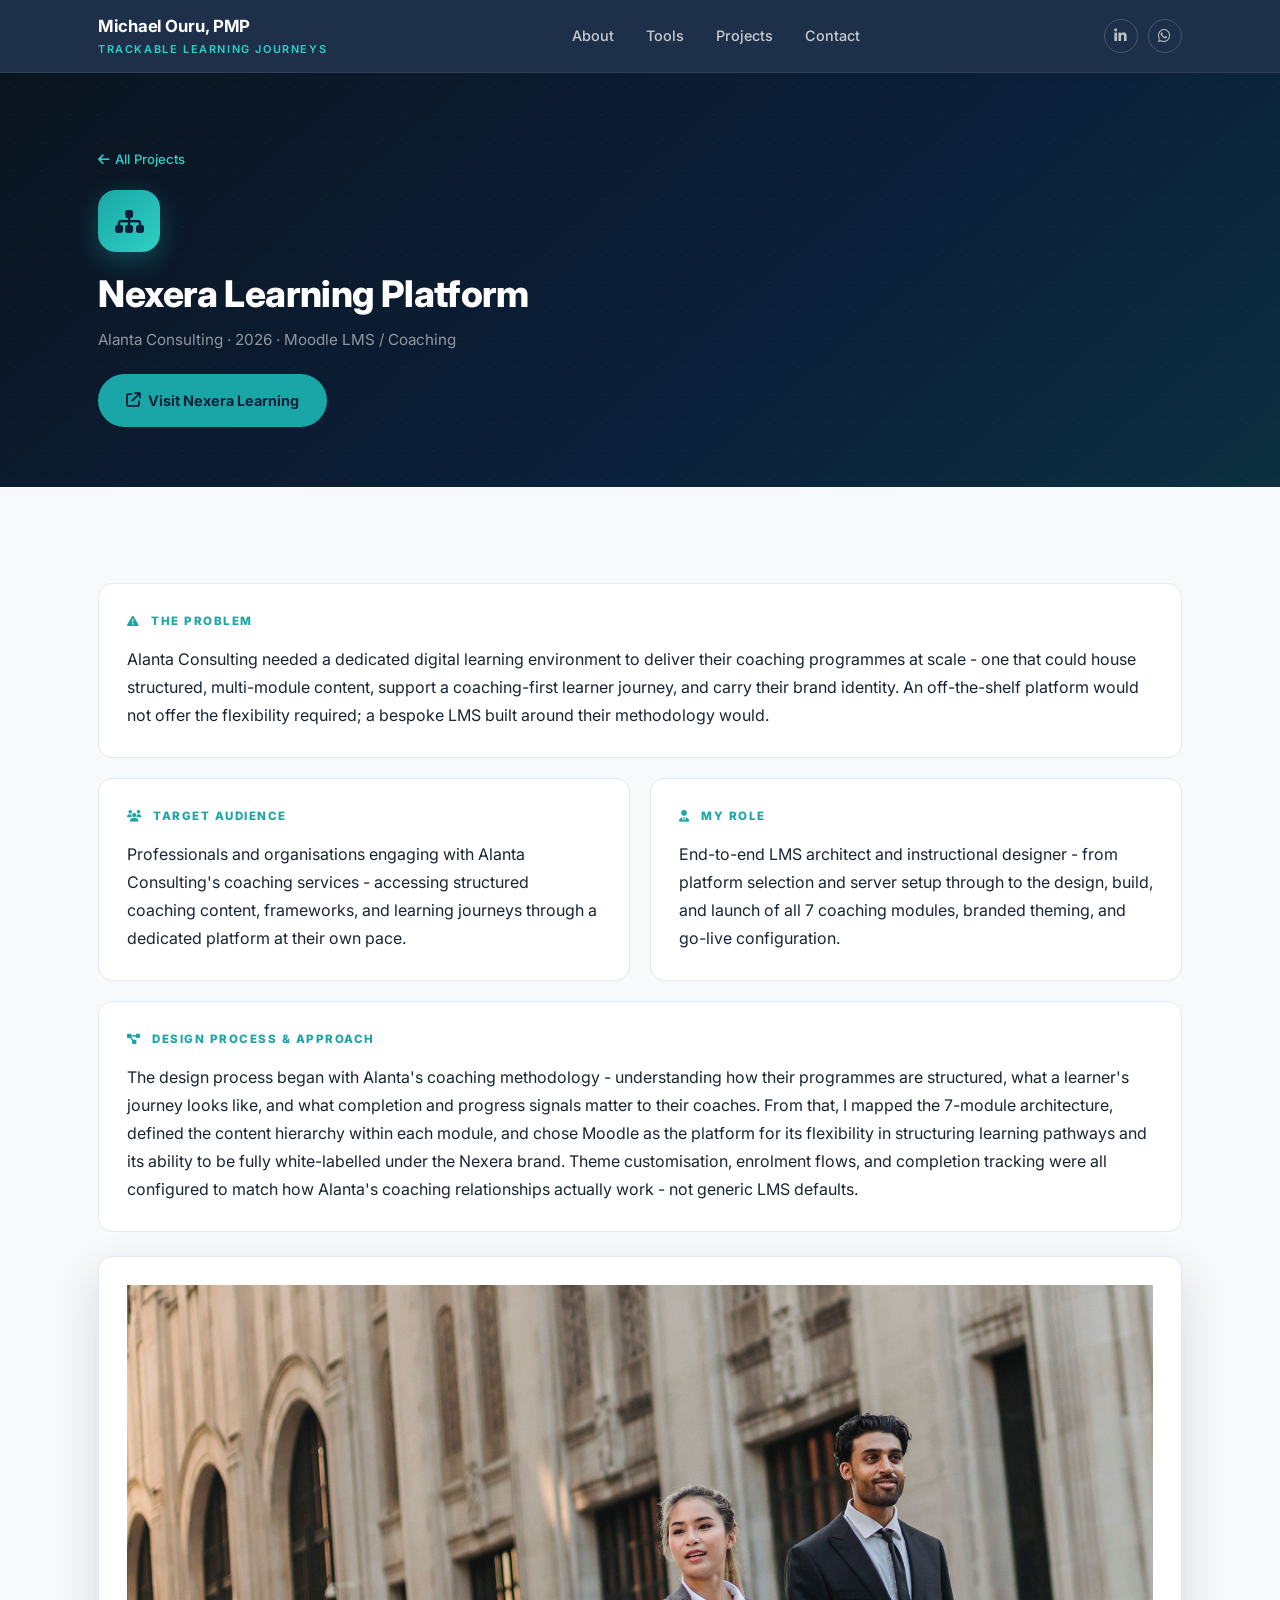
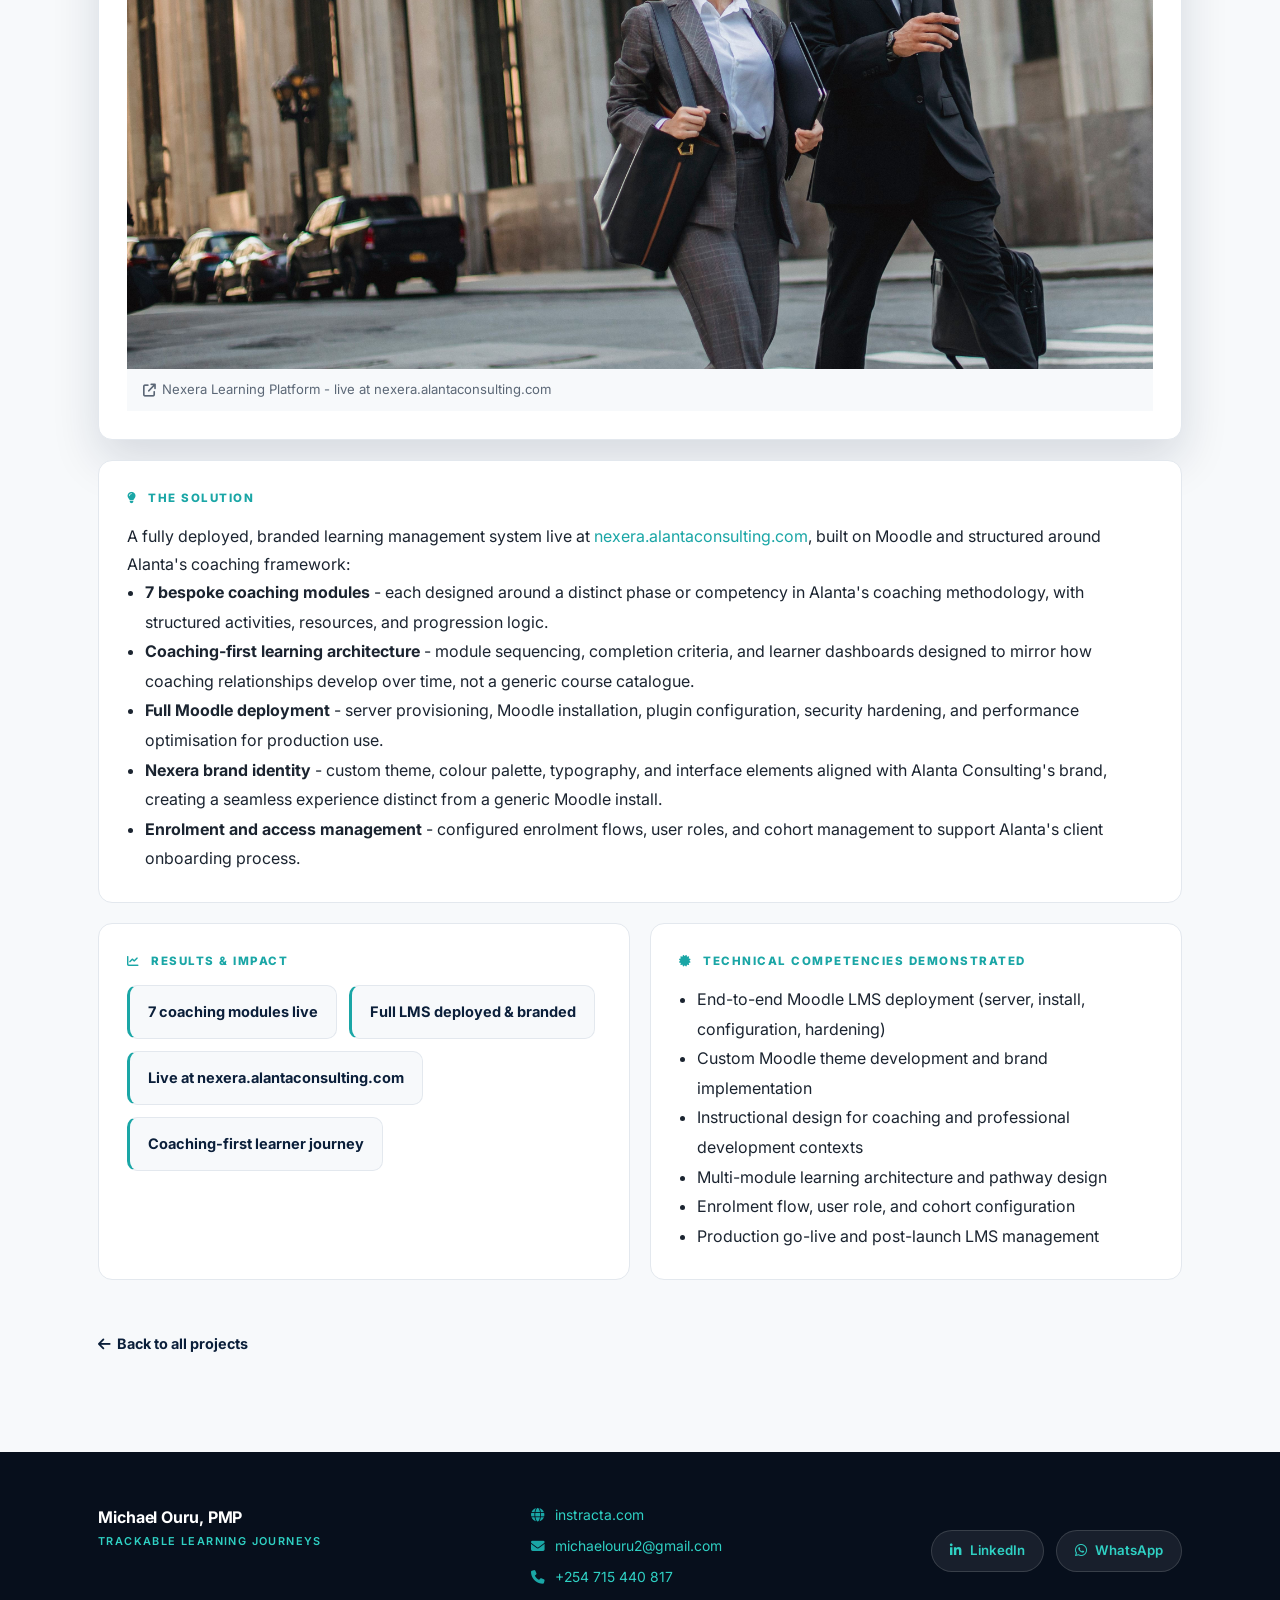
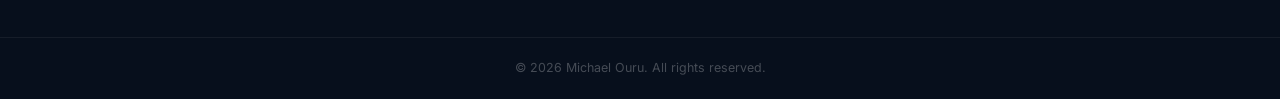
<file: projects/nexera-learning.html>
<!DOCTYPE html>
<html lang="en">
<head>
<meta charset="UTF-8" />
<meta name="viewport" content="width=device-width, initial-scale=1.0" />
<title>Nexera Learning Platform - Alanta Consulting | Michael Ouru, PMP</title>
<link rel="stylesheet" href="../styles.css" />
<link rel="stylesheet" href="https://cdnjs.cloudflare.com/ajax/libs/font-awesome/6.5.1/css/all.min.css" integrity="sha512-DTOQO9RWCH3ppGqcWaEA1BIZOC6xxalwEsw9c2QQeAIftl+Vegovlnee1c9QX4TctnWMn13TZye+giMm8e2LwA==" crossorigin="anonymous" referrerpolicy="no-referrer" />
</head>
<body>

<header class="site-header">
  <div class="container">
    <a href="../index.html" class="brand">
      <span class="name">Michael Ouru, PMP</span>
      <span class="tagline">Trackable Learning Journeys</span>
    </a>
    <nav class="nav-links">
      <a href="../index.html#about">About</a>
      <a href="../index.html#tools">Tools</a>
      <a href="../index.html#projects">Projects</a>
      <a href="../index.html#contact">Contact</a>
    </nav>
    <div class="header-social">
      <a href="https://www.linkedin.com/in/michael-ouru-pmp%C2%AE-215671152/" target="_blank" rel="noopener" aria-label="LinkedIn"><i class="fa-brands fa-linkedin-in"></i></a>
      <a href="https://wa.me/254715440817" target="_blank" rel="noopener" aria-label="WhatsApp"><i class="fa-brands fa-whatsapp"></i></a>
    </div>
    <button class="nav-toggle" aria-label="Toggle navigation"><i class="fa-solid fa-bars"></i></button>
  </div>
</header>

<section class="case-hero">
  <div class="container">
    <a class="breadcrumb" href="../index.html#projects"><i class="fa-solid fa-arrow-left"></i> All Projects</a>
    <div class="case-icon"><i class="fa-solid fa-sitemap"></i></div>
    <h1>Nexera Learning Platform</h1>
    <p class="client-line">Alanta Consulting · 2026 · Moodle LMS / Coaching</p>
    <div class="case-links">
      <a class="btn btn-primary" href="https://nexera.alantaconsulting.com" target="_blank" rel="noopener"><i class="fa-solid fa-arrow-up-right-from-square"></i> Visit Nexera Learning</a>
    </div>
  </div>
</section>

<section>
  <div class="container">
    <div class="case-grid">

      <div class="case-block full">
        <h2><i class="fa-solid fa-triangle-exclamation"></i> The Problem</h2>
        <p>Alanta Consulting needed a dedicated digital learning environment to deliver their coaching programmes at scale - one that could house structured, multi-module content, support a coaching-first learner journey, and carry their brand identity. An off-the-shelf platform would not offer the flexibility required; a bespoke LMS built around their methodology would.</p>
      </div>

      <div class="case-block">
        <h2><i class="fa-solid fa-users"></i> Target Audience</h2>
        <p>Professionals and organisations engaging with Alanta Consulting's coaching services - accessing structured coaching content, frameworks, and learning journeys through a dedicated platform at their own pace.</p>
      </div>

      <div class="case-block">
        <h2><i class="fa-solid fa-user-tie"></i> My Role</h2>
        <p>End-to-end LMS architect and instructional designer - from platform selection and server setup through to the design, build, and launch of all 7 coaching modules, branded theming, and go-live configuration.</p>
      </div>

      <div class="case-block full">
        <h2><i class="fa-solid fa-diagram-project"></i> Design Process &amp; Approach</h2>
        <p>The design process began with Alanta's coaching methodology - understanding how their programmes are structured, what a learner's journey looks like, and what completion and progress signals matter to their coaches. From that, I mapped the 7-module architecture, defined the content hierarchy within each module, and chose Moodle as the platform for its flexibility in structuring learning pathways and its ability to be fully white-labelled under the Nexera brand. Theme customisation, enrolment flows, and completion tracking were all configured to match how Alanta's coaching relationships actually work - not generic LMS defaults.</p>
      </div>

      <figure class="case-block project-screenshot">
        <img src="../assets/screenshot-nexera.jpg" alt="Nexera Learning Platform - Moodle LMS for Alanta Consulting" loading="lazy" />
        <figcaption><i class="fa-solid fa-arrow-up-right-from-square"></i> Nexera Learning Platform - live at nexera.alantaconsulting.com</figcaption>
      </figure>

      <div class="case-block full">
        <h2><i class="fa-solid fa-lightbulb"></i> The Solution</h2>
        <p>A fully deployed, branded learning management system live at <a href="https://nexera.alantaconsulting.com" target="_blank" rel="noopener">nexera.alantaconsulting.com</a>, built on Moodle and structured around Alanta's coaching framework:</p>
        <ul>
          <li><strong>7 bespoke coaching modules</strong> - each designed around a distinct phase or competency in Alanta's coaching methodology, with structured activities, resources, and progression logic.</li>
          <li><strong>Coaching-first learning architecture</strong> - module sequencing, completion criteria, and learner dashboards designed to mirror how coaching relationships develop over time, not a generic course catalogue.</li>
          <li><strong>Full Moodle deployment</strong> - server provisioning, Moodle installation, plugin configuration, security hardening, and performance optimisation for production use.</li>
          <li><strong>Nexera brand identity</strong> - custom theme, colour palette, typography, and interface elements aligned with Alanta Consulting's brand, creating a seamless experience distinct from a generic Moodle install.</li>
          <li><strong>Enrolment and access management</strong> - configured enrolment flows, user roles, and cohort management to support Alanta's client onboarding process.</li>
        </ul>
      </div>

      <div class="case-block">
        <h2><i class="fa-solid fa-chart-line"></i> Results &amp; Impact</h2>
        <div class="results-row">
          <div class="result-pill">7 coaching modules live</div>
          <div class="result-pill">Full LMS deployed &amp; branded</div>
          <div class="result-pill">Live at nexera.alantaconsulting.com</div>
          <div class="result-pill">Coaching-first learner journey</div>
        </div>
      </div>

      <div class="case-block">
        <h2><i class="fa-solid fa-certificate"></i> Technical Competencies Demonstrated</h2>
        <ul>
          <li>End-to-end Moodle LMS deployment (server, install, configuration, hardening)</li>
          <li>Custom Moodle theme development and brand implementation</li>
          <li>Instructional design for coaching and professional development contexts</li>
          <li>Multi-module learning architecture and pathway design</li>
          <li>Enrolment flow, user role, and cohort configuration</li>
          <li>Production go-live and post-launch LMS management</li>
        </ul>
      </div>

    </div>
    <a class="back-link" href="../index.html#projects"><i class="fa-solid fa-arrow-left"></i> Back to all projects</a>
  </div>
</section>

<footer class="site-footer">
  <div class="container">
    <div class="brand"><span class="name">Michael Ouru, PMP</span><span class="tagline">Trackable Learning Journeys</span></div>
    <div>
      <p><i class="fa-solid fa-globe"></i> <a href="https://instracta.com" target="_blank" rel="noopener">instracta.com</a></p>
      <p><i class="fa-solid fa-envelope"></i> <a href="mailto:michaelouru2@gmail.com">michaelouru2@gmail.com</a></p>
      <p><i class="fa-solid fa-phone"></i> <a href="tel:+254715440817">+254 715 440 817</a></p>
    </div>
    <div class="social-row">
      <a class="social-link" href="https://www.linkedin.com/in/michael-ouru-pmp%C2%AE-215671152/" target="_blank" rel="noopener"><i class="fa-brands fa-linkedin-in"></i> LinkedIn</a>
      <a class="social-link" href="https://wa.me/254715440817" target="_blank" rel="noopener"><i class="fa-brands fa-whatsapp"></i> WhatsApp</a>
    </div>
  </div>
  <div class="footer-bottom">&copy; 2026 Michael Ouru. All rights reserved.</div>
</footer>

<script src="../script.js"></script>
</body>
</html>
</file>
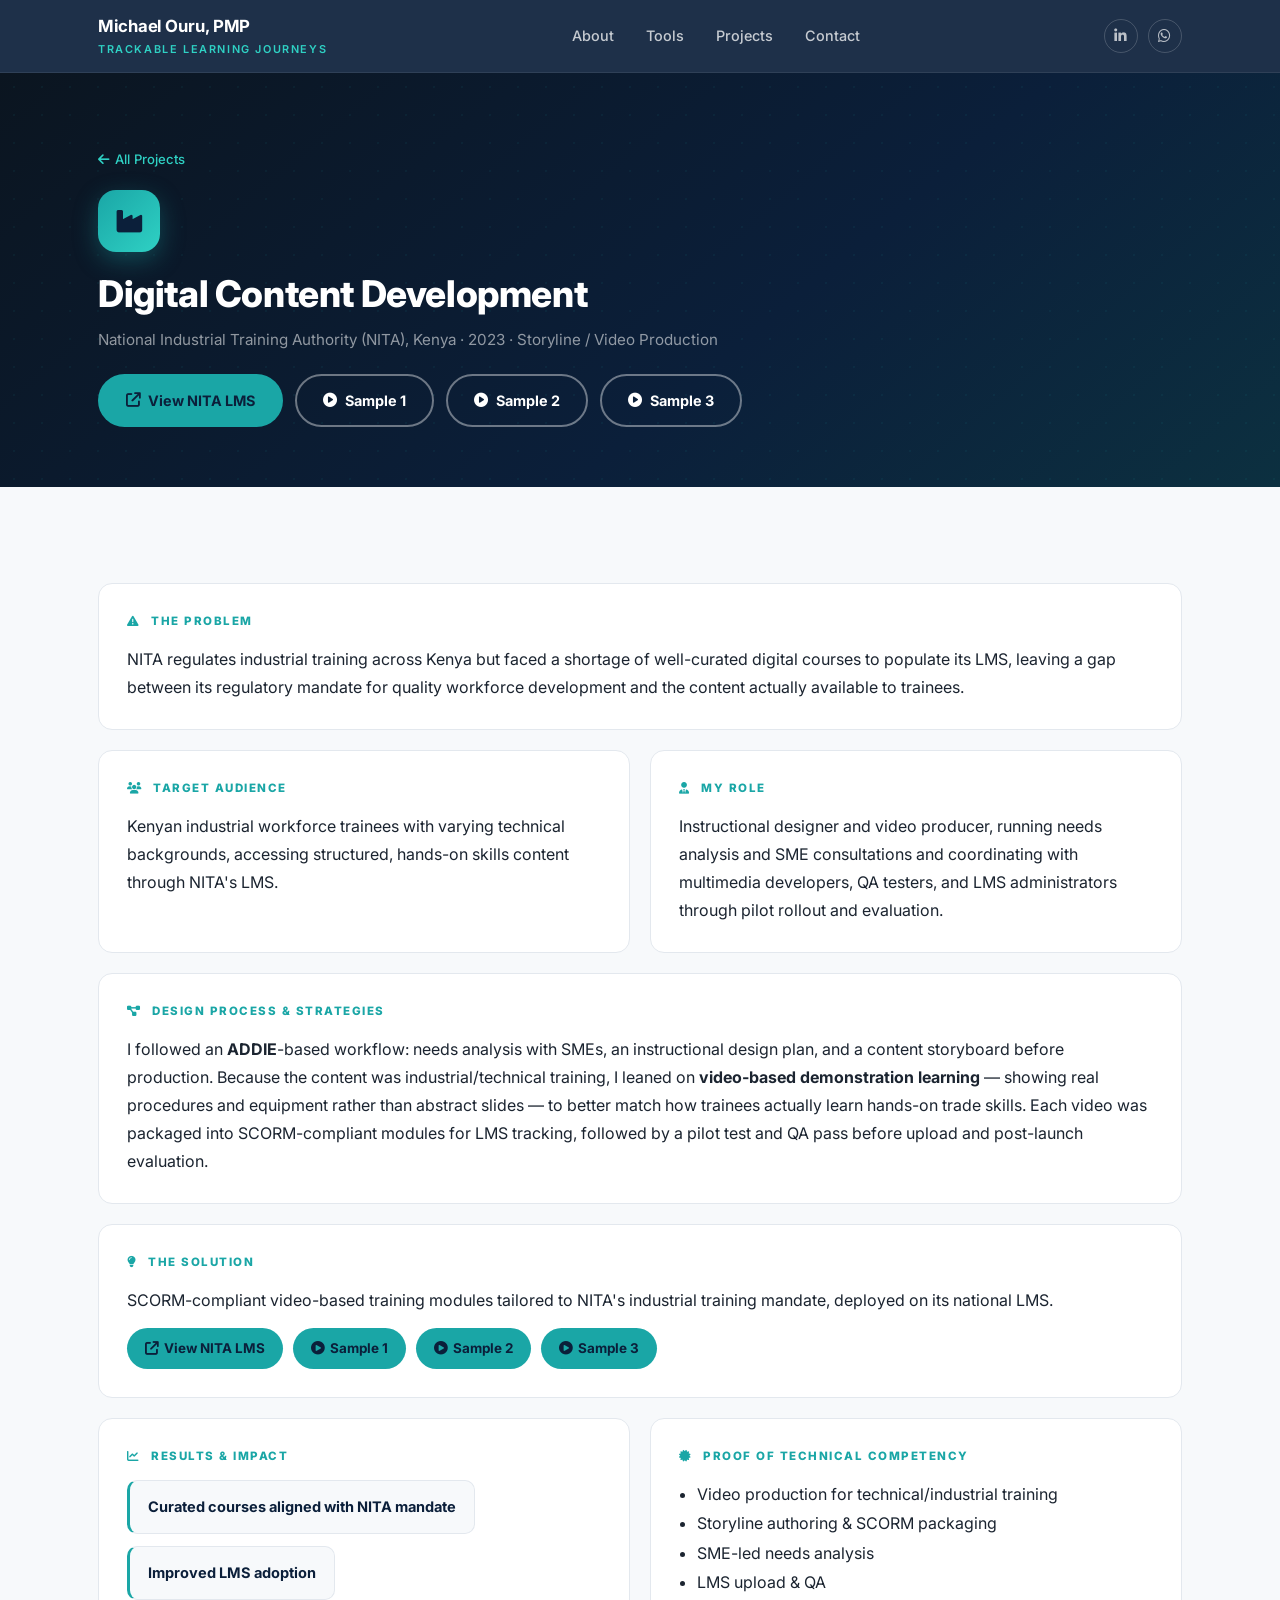
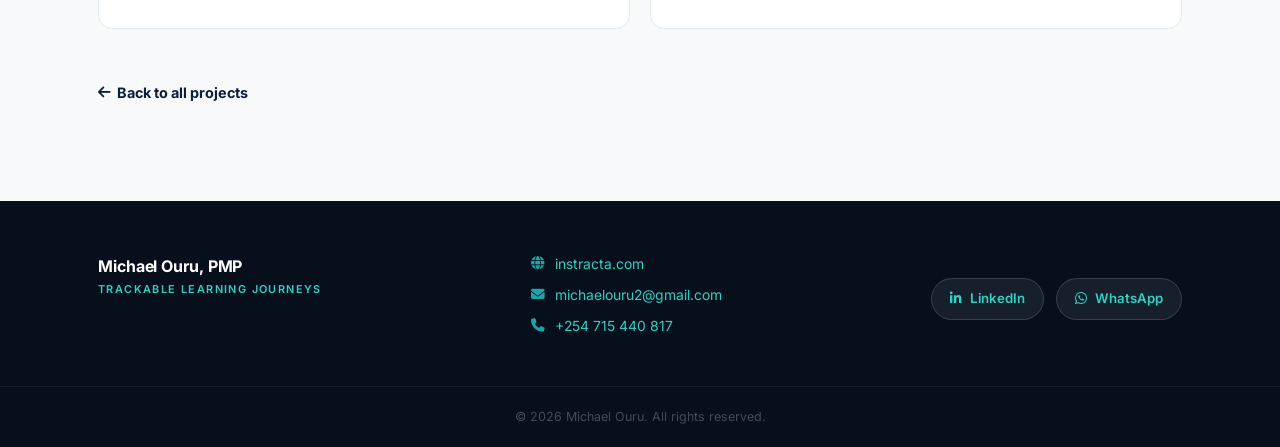
<file: projects/nita.html>
<!DOCTYPE html>
<html lang="en">
<head>
<meta charset="UTF-8" />
<meta name="viewport" content="width=device-width, initial-scale=1.0" />
<title>Digital Content Development — NITA | Michael Ouru, PMP</title>
<link rel="stylesheet" href="../styles.css" />
<link rel="stylesheet" href="https://cdnjs.cloudflare.com/ajax/libs/font-awesome/6.5.1/css/all.min.css" integrity="sha512-DTOQO9RWCH3ppGqcWaEA1BIZOC6xxalwEsw9c2QQeAIftl+Vegovlnee1c9QX4TctnWMn13TZye+giMm8e2LwA==" crossorigin="anonymous" referrerpolicy="no-referrer" />
</head>
<body>

<header class="site-header">
  <div class="container">
    <a href="../index.html" class="brand">
      <span class="name">Michael Ouru, PMP</span>
      <span class="tagline">Trackable Learning Journeys</span>
    </a>
    <nav class="nav-links">
      <a href="../index.html#about">About</a>
      <a href="../index.html#tools">Tools</a>
      <a href="../index.html#projects">Projects</a>
      <a href="../index.html#contact">Contact</a>
    </nav>
    <div class="header-social">
      <a href="https://www.linkedin.com/in/michael-ouru-pmp%C2%AE-215671152/" target="_blank" rel="noopener" aria-label="LinkedIn"><i class="fa-brands fa-linkedin-in"></i></a>
      <a href="https://wa.me/254715440817" target="_blank" rel="noopener" aria-label="WhatsApp"><i class="fa-brands fa-whatsapp"></i></a>
    </div>
    <button class="nav-toggle" aria-label="Toggle navigation"><i class="fa-solid fa-bars"></i></button>
  </div>
</header>

<section class="case-hero">
  <div class="container">
    <a class="breadcrumb" href="../index.html#projects"><i class="fa-solid fa-arrow-left"></i> All Projects</a>
    <div class="case-icon"><i class="fa-solid fa-industry"></i></div>
    <h1>Digital Content Development</h1>
    <p class="client-line">National Industrial Training Authority (NITA), Kenya · 2023 · Storyline / Video Production</p>
    <div class="case-links">
      <a class="btn btn-primary" href="https://learn.nita.go.ke/" target="_blank" rel="noopener"><i class="fa-solid fa-arrow-up-right-from-square"></i> View NITA LMS</a>
      <a class="btn btn-outline" href="https://www.youtube.com/watch?v=5gd0DvQYvIg" target="_blank" rel="noopener"><i class="fa-solid fa-circle-play"></i> Sample 1</a>
      <a class="btn btn-outline" href="https://www.youtube.com/watch?v=76XS2ImjQ7Q" target="_blank" rel="noopener"><i class="fa-solid fa-circle-play"></i> Sample 2</a>
      <a class="btn btn-outline" href="https://youtu.be/L_BgcuzIA4E" target="_blank" rel="noopener"><i class="fa-solid fa-circle-play"></i> Sample 3</a>
    </div>
  </div>
</section>

<section>
  <div class="container">
    <div class="case-grid">

      <div class="case-block full">
        <h2><i class="fa-solid fa-triangle-exclamation"></i> The Problem</h2>
        <p>NITA regulates industrial training across Kenya but faced a shortage of well-curated digital courses to populate its LMS, leaving a gap between its regulatory mandate for quality workforce development and the content actually available to trainees.</p>
      </div>

      <div class="case-block">
        <h2><i class="fa-solid fa-users"></i> Target Audience</h2>
        <p>Kenyan industrial workforce trainees with varying technical backgrounds, accessing structured, hands-on skills content through NITA's LMS.</p>
      </div>

      <div class="case-block">
        <h2><i class="fa-solid fa-user-tie"></i> My Role</h2>
        <p>Instructional designer and video producer, running needs analysis and SME consultations and coordinating with multimedia developers, QA testers, and LMS administrators through pilot rollout and evaluation.</p>
      </div>

      <div class="case-block full">
        <h2><i class="fa-solid fa-diagram-project"></i> Design Process &amp; Strategies</h2>
        <p>I followed an <strong>ADDIE</strong>-based workflow: needs analysis with SMEs, an instructional design plan, and a content storyboard before production. Because the content was industrial/technical training, I leaned on <strong>video-based demonstration learning</strong> — showing real procedures and equipment rather than abstract slides — to better match how trainees actually learn hands-on trade skills. Each video was packaged into SCORM-compliant modules for LMS tracking, followed by a pilot test and QA pass before upload and post-launch evaluation.</p>
      </div>

      <div class="case-block full">
        <h2><i class="fa-solid fa-lightbulb"></i> The Solution</h2>
        <p>SCORM-compliant video-based training modules tailored to NITA's industrial training mandate, deployed on its national LMS.</p>
        <div class="samples-list" style="margin-top:14px;">
          <a href="https://learn.nita.go.ke/" target="_blank" rel="noopener"><i class="fa-solid fa-arrow-up-right-from-square"></i> View NITA LMS</a>
          <a href="https://www.youtube.com/watch?v=5gd0DvQYvIg" target="_blank" rel="noopener"><i class="fa-solid fa-circle-play"></i> Sample 1</a>
          <a href="https://www.youtube.com/watch?v=76XS2ImjQ7Q" target="_blank" rel="noopener"><i class="fa-solid fa-circle-play"></i> Sample 2</a>
          <a href="https://youtu.be/L_BgcuzIA4E" target="_blank" rel="noopener"><i class="fa-solid fa-circle-play"></i> Sample 3</a>
        </div>
      </div>

      <div class="case-block">
        <h2><i class="fa-solid fa-chart-line"></i> Results &amp; Impact</h2>
        <div class="results-row">
          <div class="result-pill">Curated courses aligned with NITA mandate</div>
          <div class="result-pill">Improved LMS adoption</div>
        </div>
      </div>

      <div class="case-block">
        <h2><i class="fa-solid fa-certificate"></i> Proof of Technical Competency</h2>
        <ul>
          <li>Video production for technical/industrial training</li>
          <li>Storyline authoring &amp; SCORM packaging</li>
          <li>SME-led needs analysis</li>
          <li>LMS upload &amp; QA</li>
        </ul>
      </div>

    </div>
    <a class="back-link" href="../index.html#projects"><i class="fa-solid fa-arrow-left"></i> Back to all projects</a>
  </div>
</section>

<footer class="site-footer">
  <div class="container">
    <div class="brand"><span class="name">Michael Ouru, PMP</span><span class="tagline">Trackable Learning Journeys</span></div>
    <div>
      <p><i class="fa-solid fa-globe"></i> <a href="https://instracta.com" target="_blank" rel="noopener">instracta.com</a></p>
      <p><i class="fa-solid fa-envelope"></i> <a href="mailto:michaelouru2@gmail.com">michaelouru2@gmail.com</a></p>
      <p><i class="fa-solid fa-phone"></i> <a href="tel:+254715440817">+254 715 440 817</a></p>
    </div>
    <div class="social-row">
      <a class="social-link" href="https://www.linkedin.com/in/michael-ouru-pmp%C2%AE-215671152/" target="_blank" rel="noopener"><i class="fa-brands fa-linkedin-in"></i> LinkedIn</a>
      <a class="social-link" href="https://wa.me/254715440817" target="_blank" rel="noopener"><i class="fa-brands fa-whatsapp"></i> WhatsApp</a>
    </div>
  </div>
  <div class="footer-bottom">&copy; 2026 Michael Ouru. All rights reserved.</div>
</footer>

<script src="../script.js"></script>
</body>
</html>
</file>
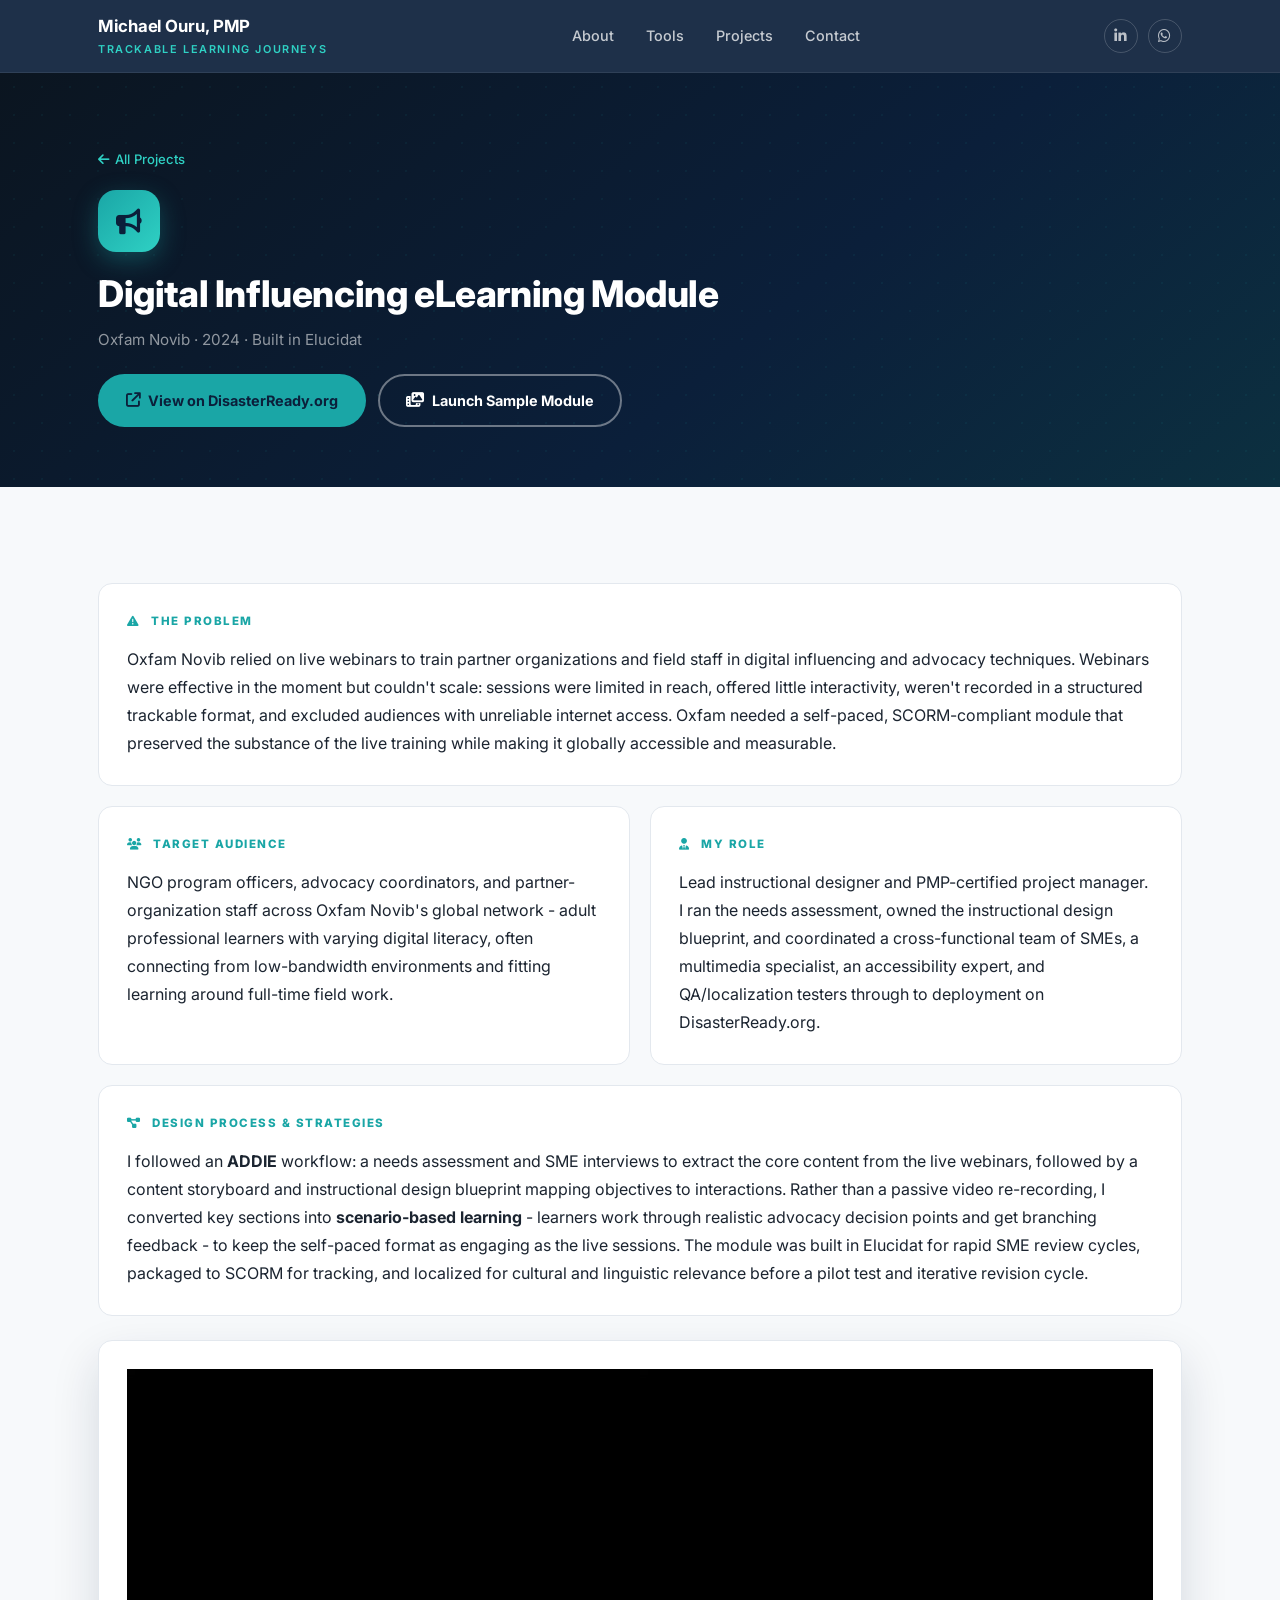
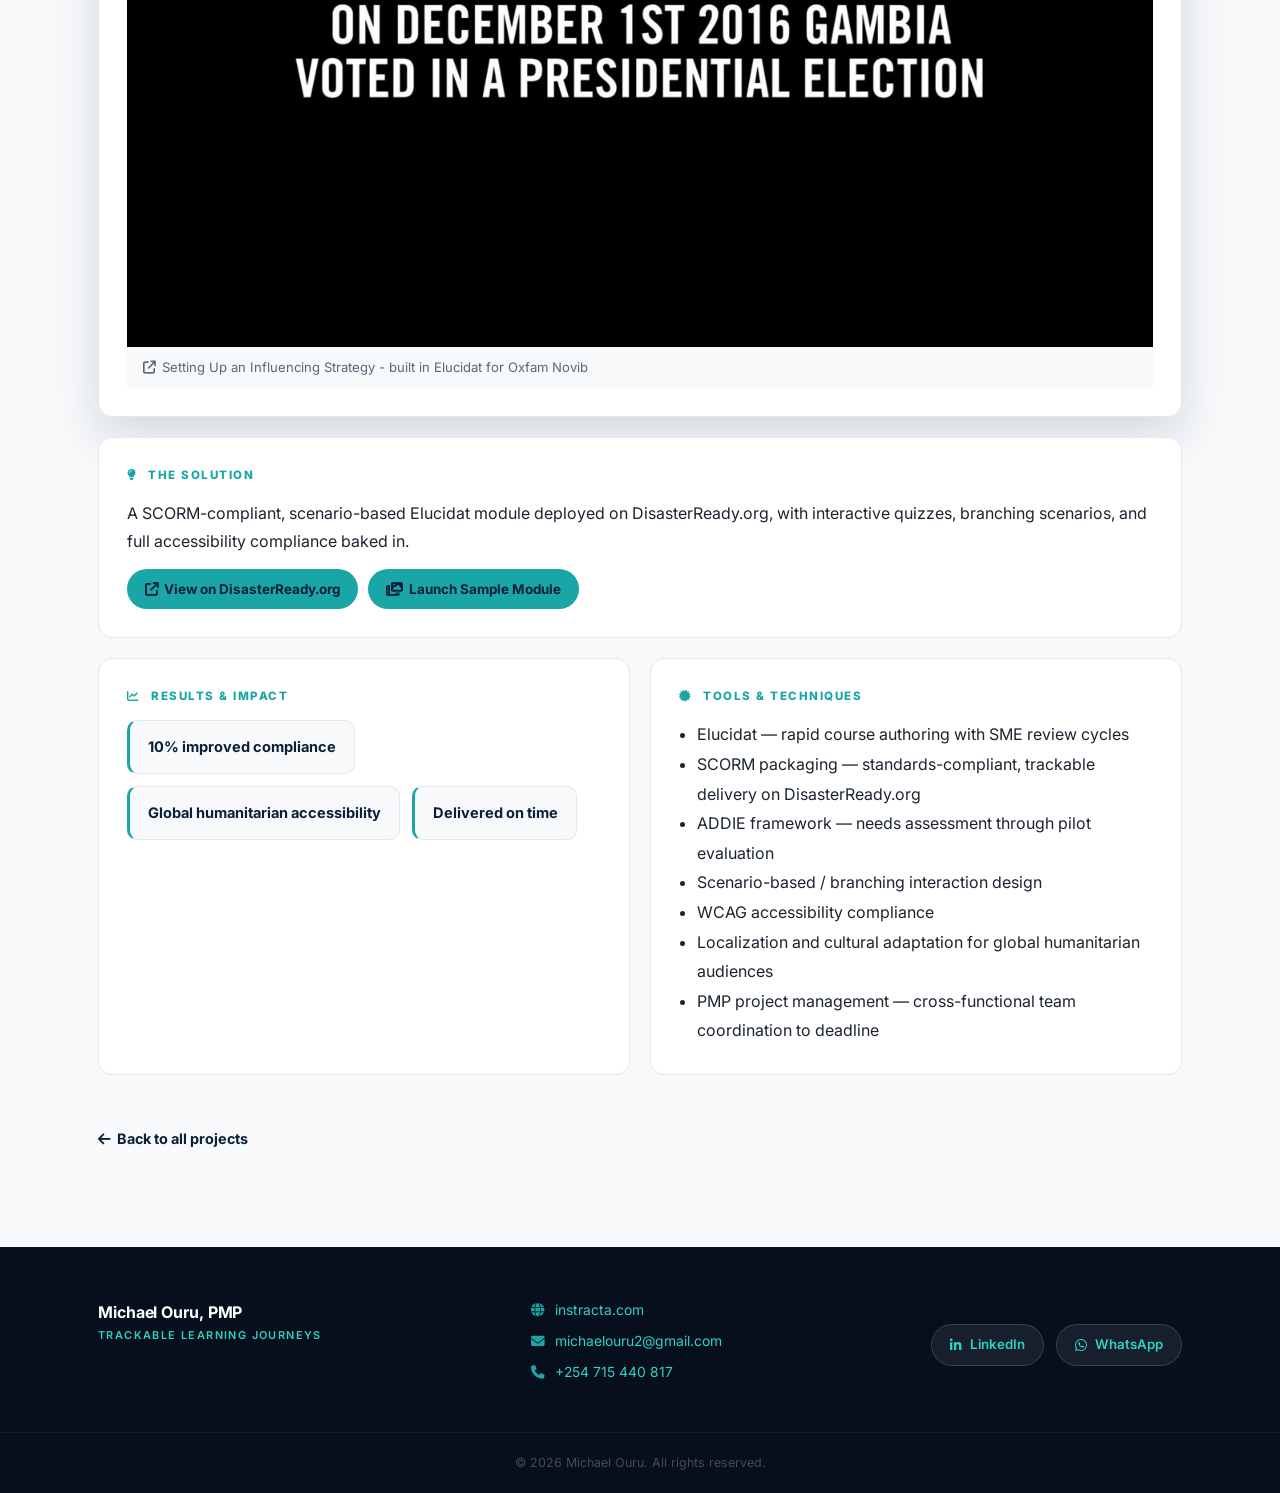
<file: projects/oxfam-novib.html>
<!DOCTYPE html>
<html lang="en">
<head>
<meta charset="UTF-8" />
<meta name="viewport" content="width=device-width, initial-scale=1.0" />
<title>Digital Influencing eLearning Module - Oxfam Novib | Michael Ouru, PMP</title>
<link rel="stylesheet" href="../styles.css" />
<link rel="stylesheet" href="https://cdnjs.cloudflare.com/ajax/libs/font-awesome/6.5.1/css/all.min.css" integrity="sha512-DTOQO9RWCH3ppGqcWaEA1BIZOC6xxalwEsw9c2QQeAIftl+Vegovlnee1c9QX4TctnWMn13TZye+giMm8e2LwA==" crossorigin="anonymous" referrerpolicy="no-referrer" />
</head>
<body>

<header class="site-header">
  <div class="container">
    <a href="../index.html" class="brand">
      <span class="name">Michael Ouru, PMP</span>
      <span class="tagline">Trackable Learning Journeys</span>
    </a>
    <nav class="nav-links">
      <a href="../index.html#about">About</a>
      <a href="../index.html#tools">Tools</a>
      <a href="../index.html#projects">Projects</a>
      <a href="../index.html#contact">Contact</a>
    </nav>
    <div class="header-social">
      <a href="https://www.linkedin.com/in/michael-ouru-pmp%C2%AE-215671152/" target="_blank" rel="noopener" aria-label="LinkedIn"><i class="fa-brands fa-linkedin-in"></i></a>
      <a href="https://wa.me/254715440817" target="_blank" rel="noopener" aria-label="WhatsApp"><i class="fa-brands fa-whatsapp"></i></a>
    </div>
    <button class="nav-toggle" aria-label="Toggle navigation"><i class="fa-solid fa-bars"></i></button>
  </div>
</header>

<section class="case-hero">
  <div class="container">
    <a class="breadcrumb" href="../index.html#projects"><i class="fa-solid fa-arrow-left"></i> All Projects</a>
    <div class="case-icon"><i class="fa-solid fa-bullhorn"></i></div>
    <h1>Digital Influencing eLearning Module</h1>
    <p class="client-line">Oxfam Novib · 2024 · Built in Elucidat</p>
    <div class="case-links">
      <a class="btn btn-primary" href="https://ready.csod.com/ui/lms-learning-details/app/curriculum/a9a89991-75bc-4d84-851f-362657be010b" target="_blank" rel="noopener"><i class="fa-solid fa-arrow-up-right-from-square"></i> View on DisasterReady.org</a>
      <a class="btn btn-outline" href="https://michaelouru-sw.github.io/setting-up-an-influencing-strategy/" target="_blank" rel="noopener"><i class="fa-solid fa-photo-film"></i> Launch Sample Module</a>
    </div>
  </div>
</section>

<section>
  <div class="container">
    <div class="case-grid">

      <div class="case-block full">
        <h2><i class="fa-solid fa-triangle-exclamation"></i> The Problem</h2>
        <p>Oxfam Novib relied on live webinars to train partner organizations and field staff in digital influencing and advocacy techniques. Webinars were effective in the moment but couldn't scale: sessions were limited in reach, offered little interactivity, weren't recorded in a structured trackable format, and excluded audiences with unreliable internet access. Oxfam needed a self-paced, SCORM-compliant module that preserved the substance of the live training while making it globally accessible and measurable.</p>
      </div>

      <div class="case-block">
        <h2><i class="fa-solid fa-users"></i> Target Audience</h2>
        <p>NGO program officers, advocacy coordinators, and partner-organization staff across Oxfam Novib's global network - adult professional learners with varying digital literacy, often connecting from low-bandwidth environments and fitting learning around full-time field work.</p>
      </div>

      <div class="case-block">
        <h2><i class="fa-solid fa-user-tie"></i> My Role</h2>
        <p>Lead instructional designer and PMP-certified project manager. I ran the needs assessment, owned the instructional design blueprint, and coordinated a cross-functional team of SMEs, a multimedia specialist, an accessibility expert, and QA/localization testers through to deployment on DisasterReady.org.</p>
      </div>

      <div class="case-block full">
        <h2><i class="fa-solid fa-diagram-project"></i> Design Process &amp; Strategies</h2>
        <p>I followed an <strong>ADDIE</strong> workflow: a needs assessment and SME interviews to extract the core content from the live webinars, followed by a content storyboard and instructional design blueprint mapping objectives to interactions. Rather than a passive video re-recording, I converted key sections into <strong>scenario-based learning</strong> - learners work through realistic advocacy decision points and get branching feedback - to keep the self-paced format as engaging as the live sessions. The module was built in Elucidat for rapid SME review cycles, packaged to SCORM for tracking, and localized for cultural and linguistic relevance before a pilot test and iterative revision cycle.</p>
      </div>

      <figure class="case-block project-screenshot">
        <img src="../assets/screenshot-oxfam.jpg" alt="Oxfam Novib Digital Influencing eLearning module - Elucidat" loading="lazy" />
        <figcaption><i class="fa-solid fa-arrow-up-right-from-square"></i> Setting Up an Influencing Strategy - built in Elucidat for Oxfam Novib</figcaption>
      </figure>

      <div class="case-block full">
        <h2><i class="fa-solid fa-lightbulb"></i> The Solution</h2>
        <p>A SCORM-compliant, scenario-based Elucidat module deployed on DisasterReady.org, with interactive quizzes, branching scenarios, and full accessibility compliance baked in.</p>
        <div class="samples-list" style="margin-top:14px;">
          <a href="https://ready.csod.com/ui/lms-learning-details/app/curriculum/a9a89991-75bc-4d84-851f-362657be010b" target="_blank" rel="noopener"><i class="fa-solid fa-arrow-up-right-from-square"></i> View on DisasterReady.org</a>
          <a href="https://michaelouru-sw.github.io/setting-up-an-influencing-strategy/" target="_blank" rel="noopener"><i class="fa-solid fa-photo-film"></i> Launch Sample Module</a>
        </div>
      </div>

      <div class="case-block">
        <h2><i class="fa-solid fa-chart-line"></i> Results &amp; Impact</h2>
        <div class="results-row">
          <div class="result-pill">10% improved compliance</div>
          <div class="result-pill">Global humanitarian accessibility</div>
          <div class="result-pill">Delivered on time</div>
        </div>
      </div>

      <div class="case-block">
        <h2><i class="fa-solid fa-certificate"></i> Tools &amp; Techniques</h2>
        <ul>
          <li>Elucidat — rapid course authoring with SME review cycles</li>
          <li>SCORM packaging — standards-compliant, trackable delivery on DisasterReady.org</li>
          <li>ADDIE framework — needs assessment through pilot evaluation</li>
          <li>Scenario-based / branching interaction design</li>
          <li>WCAG accessibility compliance</li>
          <li>Localization and cultural adaptation for global humanitarian audiences</li>
          <li>PMP project management — cross-functional team coordination to deadline</li>
        </ul>
      </div>

    </div>
    <a class="back-link" href="../index.html#projects"><i class="fa-solid fa-arrow-left"></i> Back to all projects</a>
  </div>
</section>

<footer class="site-footer">
  <div class="container">
    <div class="brand"><span class="name">Michael Ouru, PMP</span><span class="tagline">Trackable Learning Journeys</span></div>
    <div>
      <p><i class="fa-solid fa-globe"></i> <a href="https://instracta.com" target="_blank" rel="noopener">instracta.com</a></p>
      <p><i class="fa-solid fa-envelope"></i> <a href="mailto:michaelouru2@gmail.com">michaelouru2@gmail.com</a></p>
      <p><i class="fa-solid fa-phone"></i> <a href="tel:+254715440817">+254 715 440 817</a></p>
    </div>
    <div class="social-row">
      <a class="social-link" href="https://www.linkedin.com/in/michael-ouru-pmp%C2%AE-215671152/" target="_blank" rel="noopener"><i class="fa-brands fa-linkedin-in"></i> LinkedIn</a>
      <a class="social-link" href="https://wa.me/254715440817" target="_blank" rel="noopener"><i class="fa-brands fa-whatsapp"></i> WhatsApp</a>
    </div>
  </div>
  <div class="footer-bottom">&copy; 2026 Michael Ouru. All rights reserved.</div>
</footer>

<script src="../script.js"></script>
</body>
</html>
</file>
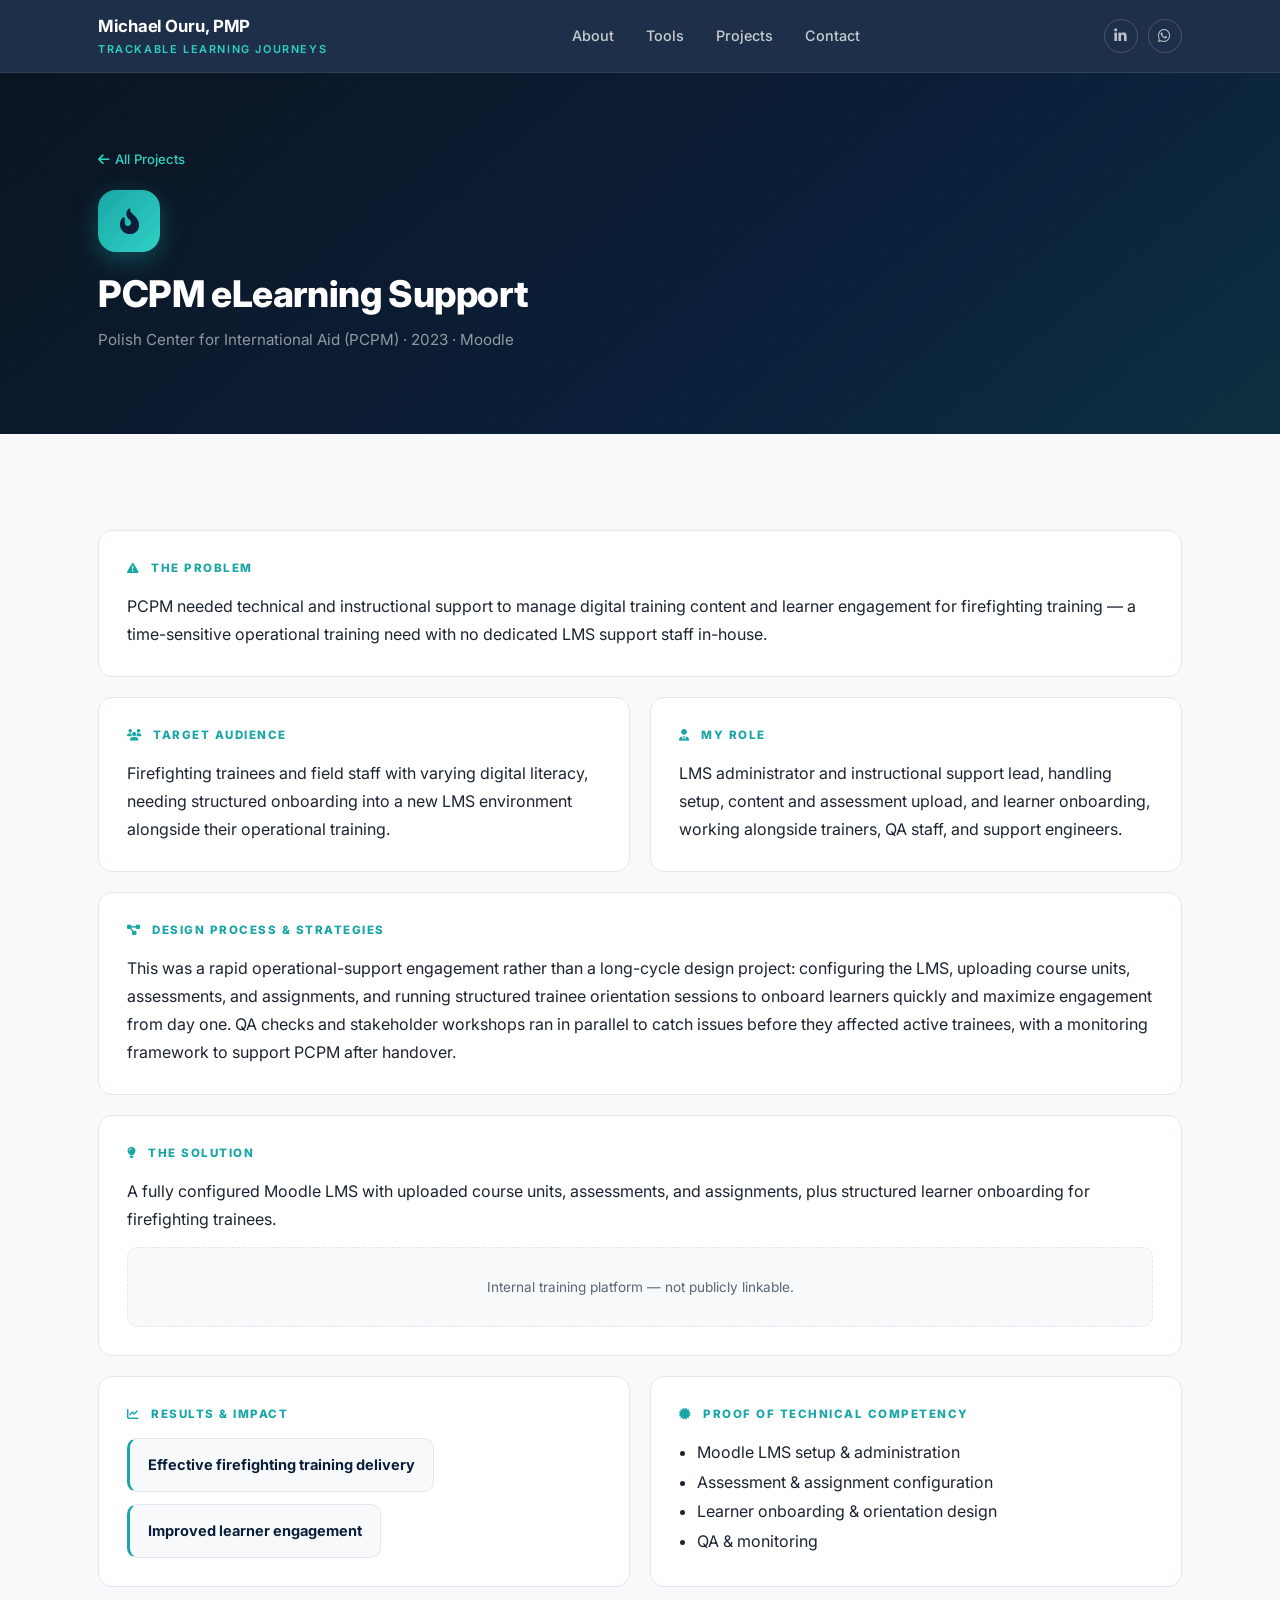
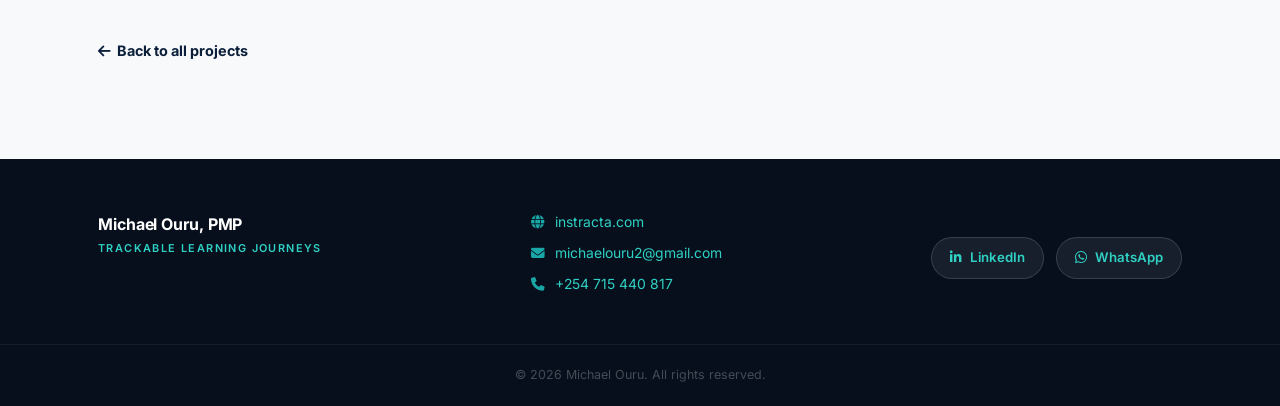
<file: projects/pcpm.html>
<!DOCTYPE html>
<html lang="en">
<head>
<meta charset="UTF-8" />
<meta name="viewport" content="width=device-width, initial-scale=1.0" />
<title>PCPM eLearning Support | Michael Ouru, PMP</title>
<link rel="stylesheet" href="../styles.css" />
<link rel="stylesheet" href="https://cdnjs.cloudflare.com/ajax/libs/font-awesome/6.5.1/css/all.min.css" integrity="sha512-DTOQO9RWCH3ppGqcWaEA1BIZOC6xxalwEsw9c2QQeAIftl+Vegovlnee1c9QX4TctnWMn13TZye+giMm8e2LwA==" crossorigin="anonymous" referrerpolicy="no-referrer" />
</head>
<body>

<header class="site-header">
  <div class="container">
    <a href="../index.html" class="brand">
      <span class="name">Michael Ouru, PMP</span>
      <span class="tagline">Trackable Learning Journeys</span>
    </a>
    <nav class="nav-links">
      <a href="../index.html#about">About</a>
      <a href="../index.html#tools">Tools</a>
      <a href="../index.html#projects">Projects</a>
      <a href="../index.html#contact">Contact</a>
    </nav>
    <div class="header-social">
      <a href="https://www.linkedin.com/in/michael-ouru-pmp%C2%AE-215671152/" target="_blank" rel="noopener" aria-label="LinkedIn"><i class="fa-brands fa-linkedin-in"></i></a>
      <a href="https://wa.me/254715440817" target="_blank" rel="noopener" aria-label="WhatsApp"><i class="fa-brands fa-whatsapp"></i></a>
    </div>
    <button class="nav-toggle" aria-label="Toggle navigation"><i class="fa-solid fa-bars"></i></button>
  </div>
</header>

<section class="case-hero">
  <div class="container">
    <a class="breadcrumb" href="../index.html#projects"><i class="fa-solid fa-arrow-left"></i> All Projects</a>
    <div class="case-icon"><i class="fa-solid fa-fire-flame-curved"></i></div>
    <h1>PCPM eLearning Support</h1>
    <p class="client-line">Polish Center for International Aid (PCPM) · 2023 · Moodle</p>
  </div>
</section>

<section>
  <div class="container">
    <div class="case-grid">

      <div class="case-block full">
        <h2><i class="fa-solid fa-triangle-exclamation"></i> The Problem</h2>
        <p>PCPM needed technical and instructional support to manage digital training content and learner engagement for firefighting training — a time-sensitive operational training need with no dedicated LMS support staff in-house.</p>
      </div>

      <div class="case-block">
        <h2><i class="fa-solid fa-users"></i> Target Audience</h2>
        <p>Firefighting trainees and field staff with varying digital literacy, needing structured onboarding into a new LMS environment alongside their operational training.</p>
      </div>

      <div class="case-block">
        <h2><i class="fa-solid fa-user-tie"></i> My Role</h2>
        <p>LMS administrator and instructional support lead, handling setup, content and assessment upload, and learner onboarding, working alongside trainers, QA staff, and support engineers.</p>
      </div>

      <div class="case-block full">
        <h2><i class="fa-solid fa-diagram-project"></i> Design Process &amp; Strategies</h2>
        <p>This was a rapid operational-support engagement rather than a long-cycle design project: configuring the LMS, uploading course units, assessments, and assignments, and running structured trainee orientation sessions to onboard learners quickly and maximize engagement from day one. QA checks and stakeholder workshops ran in parallel to catch issues before they affected active trainees, with a monitoring framework to support PCPM after handover.</p>
      </div>

      <div class="case-block full">
        <h2><i class="fa-solid fa-lightbulb"></i> The Solution</h2>
        <p>A fully configured Moodle LMS with uploaded course units, assessments, and assignments, plus structured learner onboarding for firefighting trainees.</p>
        <div class="media-placeholder" style="margin-top:14px;">Internal training platform — not publicly linkable.</div>
      </div>

      <div class="case-block">
        <h2><i class="fa-solid fa-chart-line"></i> Results &amp; Impact</h2>
        <div class="results-row">
          <div class="result-pill">Effective firefighting training delivery</div>
          <div class="result-pill">Improved learner engagement</div>
        </div>
      </div>

      <div class="case-block">
        <h2><i class="fa-solid fa-certificate"></i> Proof of Technical Competency</h2>
        <ul>
          <li>Moodle LMS setup &amp; administration</li>
          <li>Assessment &amp; assignment configuration</li>
          <li>Learner onboarding &amp; orientation design</li>
          <li>QA &amp; monitoring</li>
        </ul>
      </div>

    </div>
    <a class="back-link" href="../index.html#projects"><i class="fa-solid fa-arrow-left"></i> Back to all projects</a>
  </div>
</section>

<footer class="site-footer">
  <div class="container">
    <div class="brand"><span class="name">Michael Ouru, PMP</span><span class="tagline">Trackable Learning Journeys</span></div>
    <div>
      <p><i class="fa-solid fa-globe"></i> <a href="https://instracta.com" target="_blank" rel="noopener">instracta.com</a></p>
      <p><i class="fa-solid fa-envelope"></i> <a href="mailto:michaelouru2@gmail.com">michaelouru2@gmail.com</a></p>
      <p><i class="fa-solid fa-phone"></i> <a href="tel:+254715440817">+254 715 440 817</a></p>
    </div>
    <div class="social-row">
      <a class="social-link" href="https://www.linkedin.com/in/michael-ouru-pmp%C2%AE-215671152/" target="_blank" rel="noopener"><i class="fa-brands fa-linkedin-in"></i> LinkedIn</a>
      <a class="social-link" href="https://wa.me/254715440817" target="_blank" rel="noopener"><i class="fa-brands fa-whatsapp"></i> WhatsApp</a>
    </div>
  </div>
  <div class="footer-bottom">&copy; 2026 Michael Ouru. All rights reserved.</div>
</footer>

<script src="../script.js"></script>
</body>
</html>
</file>
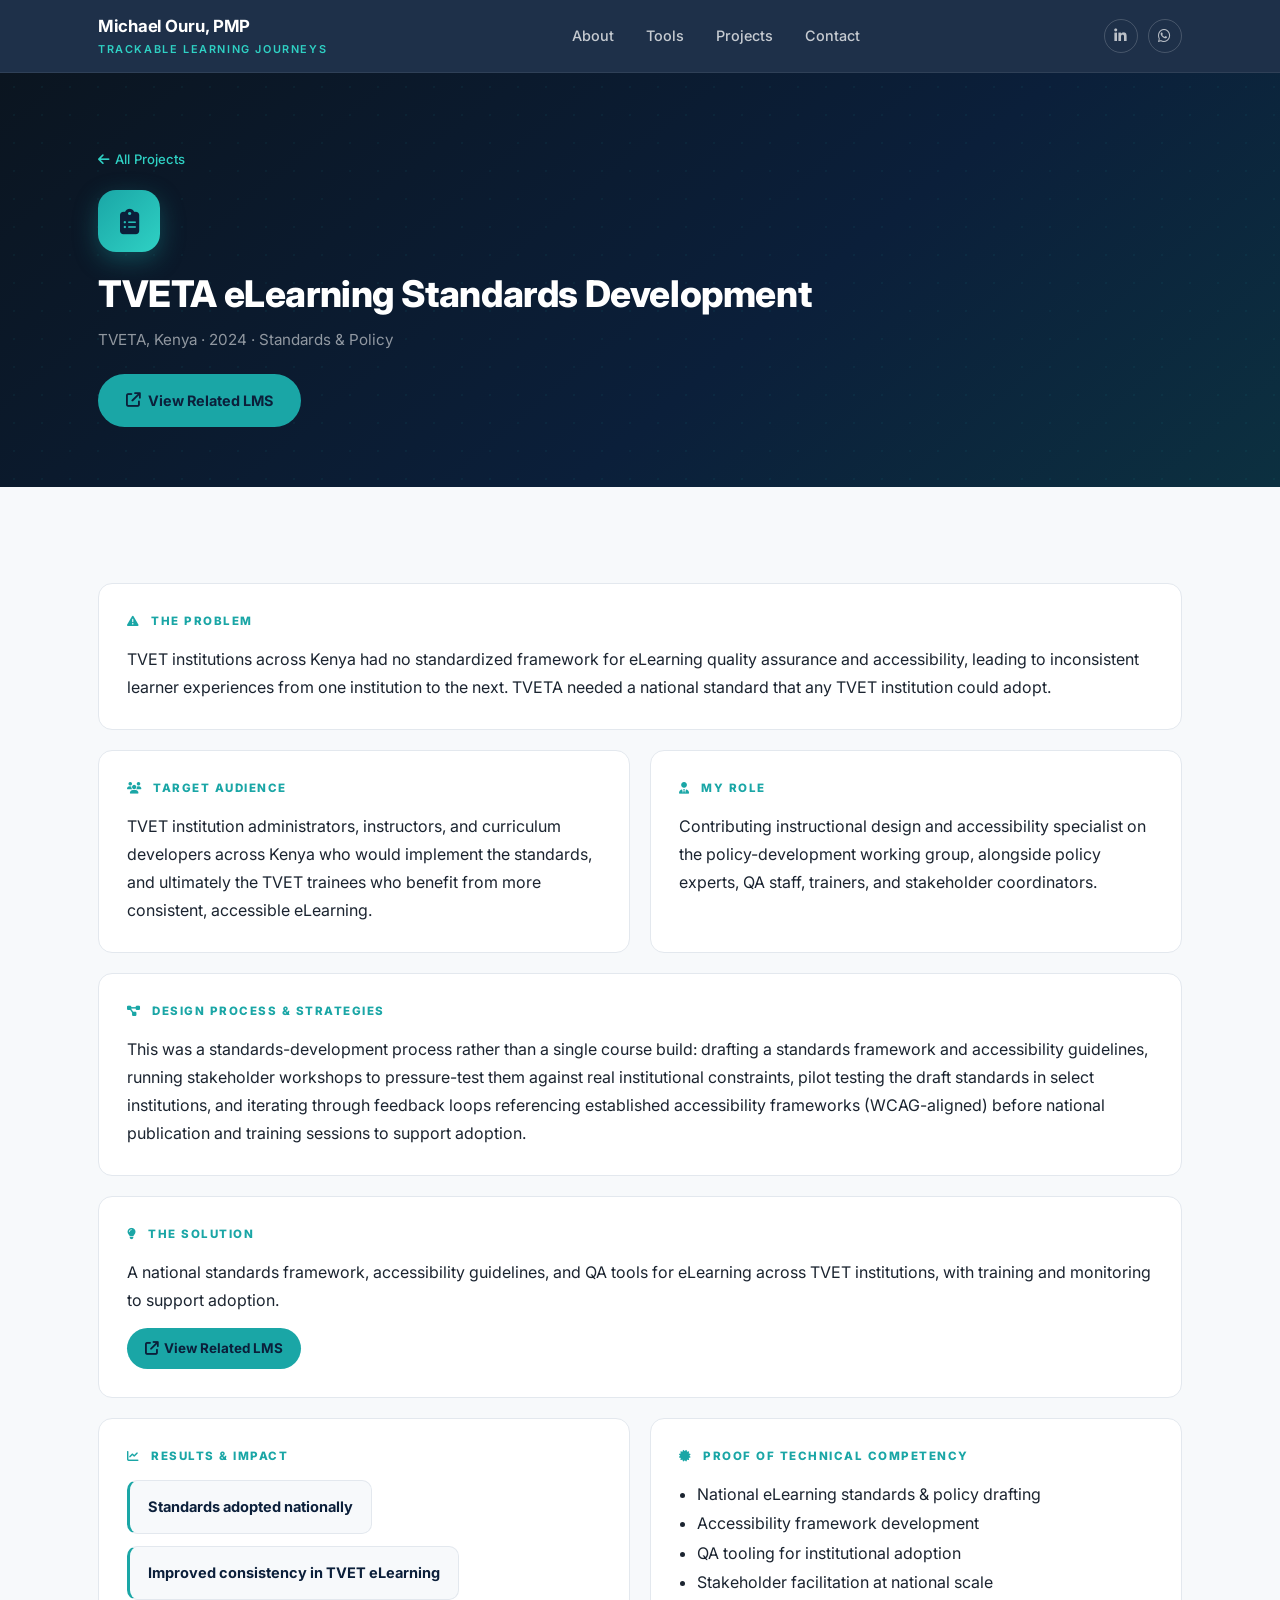
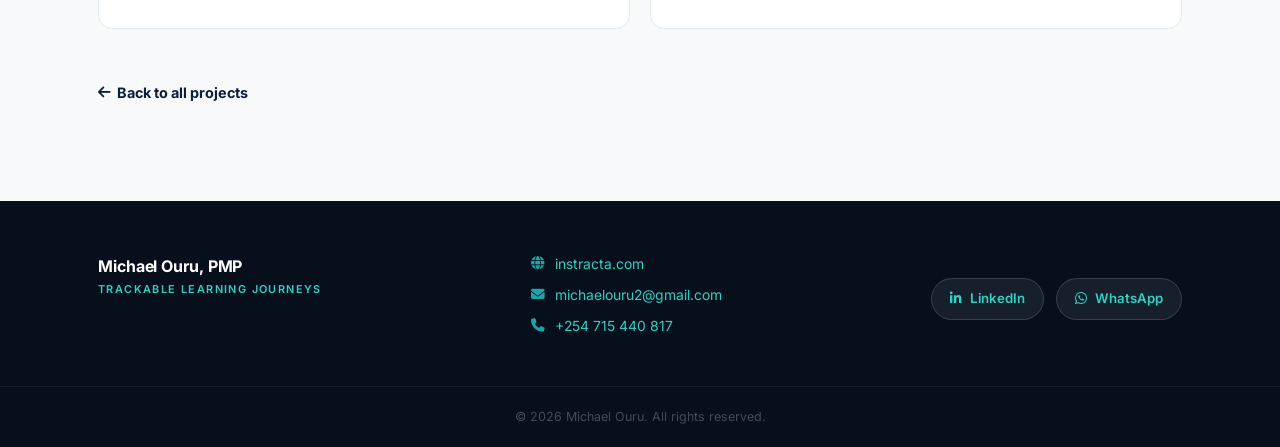
<file: projects/tveta.html>
<!DOCTYPE html>
<html lang="en">
<head>
<meta charset="UTF-8" />
<meta name="viewport" content="width=device-width, initial-scale=1.0" />
<title>TVETA eLearning Standards Development | Michael Ouru, PMP</title>
<link rel="stylesheet" href="../styles.css" />
<link rel="stylesheet" href="https://cdnjs.cloudflare.com/ajax/libs/font-awesome/6.5.1/css/all.min.css" integrity="sha512-DTOQO9RWCH3ppGqcWaEA1BIZOC6xxalwEsw9c2QQeAIftl+Vegovlnee1c9QX4TctnWMn13TZye+giMm8e2LwA==" crossorigin="anonymous" referrerpolicy="no-referrer" />
</head>
<body>

<header class="site-header">
  <div class="container">
    <a href="../index.html" class="brand">
      <span class="name">Michael Ouru, PMP</span>
      <span class="tagline">Trackable Learning Journeys</span>
    </a>
    <nav class="nav-links">
      <a href="../index.html#about">About</a>
      <a href="../index.html#tools">Tools</a>
      <a href="../index.html#projects">Projects</a>
      <a href="../index.html#contact">Contact</a>
    </nav>
    <div class="header-social">
      <a href="https://www.linkedin.com/in/michael-ouru-pmp%C2%AE-215671152/" target="_blank" rel="noopener" aria-label="LinkedIn"><i class="fa-brands fa-linkedin-in"></i></a>
      <a href="https://wa.me/254715440817" target="_blank" rel="noopener" aria-label="WhatsApp"><i class="fa-brands fa-whatsapp"></i></a>
    </div>
    <button class="nav-toggle" aria-label="Toggle navigation"><i class="fa-solid fa-bars"></i></button>
  </div>
</header>

<section class="case-hero">
  <div class="container">
    <a class="breadcrumb" href="../index.html#projects"><i class="fa-solid fa-arrow-left"></i> All Projects</a>
    <div class="case-icon"><i class="fa-solid fa-clipboard-list"></i></div>
    <h1>TVETA eLearning Standards Development</h1>
    <p class="client-line">TVETA, Kenya · 2024 · Standards &amp; Policy</p>
    <div class="case-links">
      <a class="btn btn-primary" href="https://elearning.kstvet.ac.ke/login/index.php" target="_blank" rel="noopener"><i class="fa-solid fa-arrow-up-right-from-square"></i> View Related LMS</a>
    </div>
  </div>
</section>

<section>
  <div class="container">
    <div class="case-grid">

      <div class="case-block full">
        <h2><i class="fa-solid fa-triangle-exclamation"></i> The Problem</h2>
        <p>TVET institutions across Kenya had no standardized framework for eLearning quality assurance and accessibility, leading to inconsistent learner experiences from one institution to the next. TVETA needed a national standard that any TVET institution could adopt.</p>
      </div>

      <div class="case-block">
        <h2><i class="fa-solid fa-users"></i> Target Audience</h2>
        <p>TVET institution administrators, instructors, and curriculum developers across Kenya who would implement the standards, and ultimately the TVET trainees who benefit from more consistent, accessible eLearning.</p>
      </div>

      <div class="case-block">
        <h2><i class="fa-solid fa-user-tie"></i> My Role</h2>
        <p>Contributing instructional design and accessibility specialist on the policy-development working group, alongside policy experts, QA staff, trainers, and stakeholder coordinators.</p>
      </div>

      <div class="case-block full">
        <h2><i class="fa-solid fa-diagram-project"></i> Design Process &amp; Strategies</h2>
        <p>This was a standards-development process rather than a single course build: drafting a standards framework and accessibility guidelines, running stakeholder workshops to pressure-test them against real institutional constraints, pilot testing the draft standards in select institutions, and iterating through feedback loops referencing established accessibility frameworks (WCAG-aligned) before national publication and training sessions to support adoption.</p>
      </div>

      <div class="case-block full">
        <h2><i class="fa-solid fa-lightbulb"></i> The Solution</h2>
        <p>A national standards framework, accessibility guidelines, and QA tools for eLearning across TVET institutions, with training and monitoring to support adoption.</p>
        <div class="samples-list" style="margin-top:14px;">
          <a href="https://elearning.kstvet.ac.ke/login/index.php" target="_blank" rel="noopener"><i class="fa-solid fa-arrow-up-right-from-square"></i> View Related LMS</a>
        </div>
      </div>

      <div class="case-block">
        <h2><i class="fa-solid fa-chart-line"></i> Results &amp; Impact</h2>
        <div class="results-row">
          <div class="result-pill">Standards adopted nationally</div>
          <div class="result-pill">Improved consistency in TVET eLearning</div>
        </div>
      </div>

      <div class="case-block">
        <h2><i class="fa-solid fa-certificate"></i> Proof of Technical Competency</h2>
        <ul>
          <li>National eLearning standards &amp; policy drafting</li>
          <li>Accessibility framework development</li>
          <li>QA tooling for institutional adoption</li>
          <li>Stakeholder facilitation at national scale</li>
        </ul>
      </div>

    </div>
    <a class="back-link" href="../index.html#projects"><i class="fa-solid fa-arrow-left"></i> Back to all projects</a>
  </div>
</section>

<footer class="site-footer">
  <div class="container">
    <div class="brand"><span class="name">Michael Ouru, PMP</span><span class="tagline">Trackable Learning Journeys</span></div>
    <div>
      <p><i class="fa-solid fa-globe"></i> <a href="https://instracta.com" target="_blank" rel="noopener">instracta.com</a></p>
      <p><i class="fa-solid fa-envelope"></i> <a href="mailto:michaelouru2@gmail.com">michaelouru2@gmail.com</a></p>
      <p><i class="fa-solid fa-phone"></i> <a href="tel:+254715440817">+254 715 440 817</a></p>
    </div>
    <div class="social-row">
      <a class="social-link" href="https://www.linkedin.com/in/michael-ouru-pmp%C2%AE-215671152/" target="_blank" rel="noopener"><i class="fa-brands fa-linkedin-in"></i> LinkedIn</a>
      <a class="social-link" href="https://wa.me/254715440817" target="_blank" rel="noopener"><i class="fa-brands fa-whatsapp"></i> WhatsApp</a>
    </div>
  </div>
  <div class="footer-bottom">&copy; 2026 Michael Ouru. All rights reserved.</div>
</footer>

<script src="../script.js"></script>
</body>
</html>
</file>
<file: styles.css>
@import url('https://fonts.googleapis.com/css2?family=Inter:ital,wght@0,400;0,500;0,600;0,700;0,800;1,400&display=swap');

:root {
  --navy: #0b1f3a;
  --navy-light: #142d52;
  --teal: #1aa6a6;
  --teal-light: #2fd1c4;
  --ink: #1b2430;
  --muted: #5b6776;
  --paper: #f7f9fb;
  --white: #ffffff;
  --border: #e3e8ee;
  --radius: 14px;
  --shadow: 0 8px 24px rgba(11,31,58,0.08);
  --shadow-lg: 0 20px 48px rgba(11,31,58,0.14);
  --max-width: 1140px;
}

/* ── Reset & base ─────────────────────────────────────────── */
*, *::before, *::after { box-sizing: border-box; margin: 0; padding: 0; }

html { scroll-behavior: smooth; font-size: 16px; }

body {
  font-family: 'Inter', system-ui, -apple-system, sans-serif;
  color: var(--ink);
  background: var(--paper);
  line-height: 1.65;
  -webkit-font-smoothing: antialiased;
}

a { color: var(--teal); text-decoration: none; }
a:hover { text-decoration: underline; }
img { max-width: 100%; display: block; }

.container {
  max-width: var(--max-width);
  margin: 0 auto;
  padding: 0 28px;
}

/* ── Scroll progress ─────────────────────────────────────── */
.scroll-progress {
  position: fixed;
  top: 0; left: 0;
  height: 3px;
  background: linear-gradient(90deg, var(--teal), var(--teal-light));
  z-index: 200;
  width: 0%;
  transition: width 0.08s linear;
  pointer-events: none;
}

/* ── Scroll fade-in ──────────────────────────────────────── */
.fade-in-up {
  opacity: 0;
  transform: translateY(32px);
  transition: opacity 0.6s ease, transform 0.6s ease;
}
.fade-in-up.visible {
  opacity: 1;
  transform: none;
}

/* ── Header ──────────────────────────────────────────────── */
.site-header {
  background: rgba(11,31,58,0.92);
  backdrop-filter: blur(18px);
  -webkit-backdrop-filter: blur(18px);
  color: var(--white);
  position: sticky;
  top: 0;
  z-index: 100;
  border-bottom: 1px solid rgba(255,255,255,0.08);
}

.site-header .container {
  display: flex;
  align-items: center;
  justify-content: space-between;
  height: 72px;
}

.brand {
  display: flex;
  flex-direction: column;
  color: var(--white);
}

.brand .name {
  font-size: 1.05rem;
  font-weight: 700;
  letter-spacing: -0.1px;
}

.brand .tagline {
  font-size: 0.68rem;
  color: var(--teal-light);
  text-transform: uppercase;
  letter-spacing: 1.6px;
  font-weight: 600;
}

.brand:hover { text-decoration: none; }

.nav-links {
  display: flex;
  gap: 32px;
  align-items: center;
}

.nav-links a {
  color: rgba(255,255,255,0.75);
  font-weight: 500;
  font-size: 0.9rem;
  transition: color 0.15s;
}

.nav-links a:hover,
.nav-links a.active { color: var(--white); text-decoration: none; }

.nav-toggle {
  display: none;
  background: none;
  border: none;
  color: var(--white);
  font-size: 1.5rem;
  cursor: pointer;
}

.header-social {
  display: flex;
  gap: 10px;
}

.header-social a {
  color: rgba(255,255,255,0.7);
  font-size: 0.9rem;
  width: 34px;
  height: 34px;
  display: inline-flex;
  align-items: center;
  justify-content: center;
  border: 1px solid rgba(255,255,255,0.18);
  border-radius: 50%;
  transition: color 0.15s, border-color 0.15s, background 0.15s;
}

.header-social a:hover {
  color: var(--white);
  border-color: var(--teal);
  background: rgba(26,166,166,0.15);
  text-decoration: none;
}

/* ── Hero ────────────────────────────────────────────────── */
.hero {
  background: linear-gradient(140deg, #0b1520 0%, var(--navy) 45%, #0c3040 100%);
  color: var(--white);
  padding: 96px 0 80px;
  position: relative;
  overflow: hidden;
}

.hero::before {
  content: '';
  position: absolute;
  inset: 0;
  background-image: radial-gradient(rgba(26,166,166,0.08) 1px, transparent 1px);
  background-size: 32px 32px;
  pointer-events: none;
}

.hero .container {
  display: grid;
  grid-template-columns: 1fr 1fr;
  gap: 56px;
  align-items: center;
  position: relative;
}

.hero-copy { display: flex; flex-direction: column; gap: 0; }

.hero-eyebrow {
  display: inline-flex;
  align-items: center;
  gap: 8px;
  font-size: 0.75rem;
  font-weight: 700;
  letter-spacing: 2px;
  text-transform: uppercase;
  color: var(--teal-light);
  margin-bottom: 20px;
}

.hero-eyebrow::before {
  content: '';
  display: block;
  width: 24px;
  height: 2px;
  background: var(--teal-light);
}

.hero h1 {
  font-size: 3rem;
  line-height: 1.1;
  font-weight: 800;
  letter-spacing: -0.8px;
  margin-bottom: 22px;
  text-wrap: balance;
}

.hero h1 span { color: var(--teal-light); }

.hero p.lead {
  font-size: 1.05rem;
  color: rgba(201,214,232,0.9);
  max-width: 480px;
  margin-bottom: 36px;
  line-height: 1.8;
}

.cta-row { display: flex; gap: 14px; flex-wrap: wrap; }

/* Buttons */
.btn {
  display: inline-flex;
  align-items: center;
  gap: 8px;
  padding: 13px 26px;
  border-radius: 999px;
  font-weight: 700;
  font-size: 0.9rem;
  cursor: pointer;
  border: 2px solid transparent;
  font-family: inherit;
  transition: transform 0.15s, box-shadow 0.15s, background 0.15s, color 0.15s, border-color 0.15s;
}
.btn:hover { transform: translateY(-2px); text-decoration: none; }

.btn-primary { background: var(--teal); color: var(--navy); }
.btn-primary:hover { background: var(--teal-light); box-shadow: 0 8px 28px rgba(47,209,196,0.4); color: var(--navy); }

.btn-outline { border-color: rgba(255,255,255,0.4); color: var(--white); }
.btn-outline:hover { border-color: var(--teal-light); color: var(--teal-light); }

/* Hero device mockup */
.hero-visual {
  display: flex;
  align-items: center;
  justify-content: center;
}

.hero-device {
  width: 100%;
  max-width: 500px;
  filter: drop-shadow(0 32px 64px rgba(0,0,0,0.55));
  animation: device-float 6s ease-in-out infinite;
}

@keyframes device-float {
  0%, 100% { transform: translateY(0); }
  50% { transform: translateY(-12px); }
}

@media (prefers-reduced-motion: reduce) {
  .hero-device { animation: none; }
}

.hero-photo-wrap {
  position: relative;
  width: 340px;
  max-width: 100%;
}

.hero-photo {
  width: 100%;
  border-radius: 24px;
  display: block;
  object-fit: cover;
  aspect-ratio: 3/4;
  box-shadow: 0 0 0 4px rgba(47,209,196,0.25), 0 32px 72px rgba(0,0,0,0.5);
  animation: device-float 6s ease-in-out infinite;
}

.hero-photo-badge {
  position: absolute;
  bottom: -14px;
  right: -14px;
  background: var(--teal);
  color: #fff;
  font-size: 0.78rem;
  font-weight: 700;
  letter-spacing: 0.3px;
  padding: 8px 14px;
  border-radius: 50px;
  box-shadow: 0 8px 24px rgba(26,166,166,0.45);
  display: flex;
  align-items: center;
  gap: 6px;
  white-space: nowrap;
}

/* ── Stats strip ─────────────────────────────────────────── */
.stat-strip {
  background: linear-gradient(135deg, #0b1520 0%, var(--navy) 100%);
  border-bottom: 1px solid rgba(255,255,255,0.06);
}

.stat-strip .container {
  display: grid;
  grid-template-columns: repeat(4, 1fr);
}

.stat-strip-card {
  padding: 36px 24px;
  text-align: center;
  border-right: 1px solid rgba(255,255,255,0.07);
  transition: background 0.2s;
}

.stat-strip-card:last-child { border-right: none; }
.stat-strip-card:hover { background: rgba(255,255,255,0.03); }

.stat-strip-card .icon {
  color: var(--teal);
  font-size: 1.4rem;
  margin-bottom: 10px;
  opacity: 0.8;
}

.stat-strip-card .num {
  font-size: 2.1rem;
  font-weight: 800;
  color: var(--white);
  letter-spacing: -0.5px;
  font-variant-numeric: tabular-nums;
}

.stat-strip-card .label {
  font-size: 0.78rem;
  color: rgba(255,255,255,0.45);
  margin-top: 5px;
  font-weight: 500;
  text-transform: uppercase;
  letter-spacing: 0.8px;
}

/* ── Trusted strip ───────────────────────────────────────── */
.trusted-strip {
  background: var(--white);
  border-bottom: 1px solid var(--border);
  padding: 18px 0;
}

.trusted-strip .container {
  display: flex;
  align-items: center;
  gap: 24px;
  flex-wrap: wrap;
  justify-content: center;
}

.trusted-label {
  font-size: 0.7rem;
  font-weight: 700;
  text-transform: uppercase;
  letter-spacing: 2px;
  color: var(--muted);
  white-space: nowrap;
}

.trusted-names {
  display: flex;
  flex-wrap: wrap;
  gap: 8px;
  align-items: center;
}

.trusted-name {
  font-weight: 600;
  font-size: 0.8rem;
  color: var(--navy);
  background: var(--paper);
  border: 1px solid var(--border);
  border-radius: 999px;
  padding: 5px 14px;
  white-space: nowrap;
}

/* ── Section generic ─────────────────────────────────────── */
section { padding: 96px 0; }

.section-head {
  text-align: center;
  max-width: 640px;
  margin: 0 auto 56px;
}

.section-head .eyebrow {
  color: var(--teal);
  font-weight: 700;
  font-size: 0.72rem;
  letter-spacing: 2.5px;
  text-transform: uppercase;
  display: inline-block;
  margin-bottom: 10px;
}

.section-head h2 {
  font-size: 2.2rem;
  font-weight: 800;
  margin-bottom: 12px;
  color: var(--navy);
  letter-spacing: -0.5px;
  line-height: 1.2;
  text-wrap: balance;
}

.section-head p { color: var(--muted); font-size: 1rem; line-height: 1.75; }

/* ── About ───────────────────────────────────────────────── */
.about-grid {
  display: grid;
  grid-template-columns: 280px 1fr;
  gap: 64px;
  align-items: start;
}

.about-photo {
  width: 280px;
  height: 320px;
  border-radius: 20px;
  background: linear-gradient(135deg, var(--teal), var(--navy));
  box-shadow: 0 24px 56px rgba(11,31,58,0.22);
  overflow: hidden;
  position: relative;
}

.about-photo img {
  width: 100%;
  height: 100%;
  object-fit: cover;
}


.about-text h2 {
  font-size: 1.8rem;
  font-weight: 800;
  color: var(--navy);
  letter-spacing: -0.3px;
  margin-bottom: 16px;
}

.about-device-wrap {
  margin-top: 28px;
  background: linear-gradient(135deg, #0b1520 0%, var(--navy) 100%);
  border-radius: 16px;
  padding: 20px 20px 12px;
  box-shadow: 0 16px 48px rgba(11,31,58,0.28), 0 0 0 1px rgba(255,255,255,0.06);
}

.about-device {
  width: 100%;
  height: auto;
  display: block;
}

.about-device-video {
  padding: 0;
  overflow: hidden;
  border-radius: 16px;
}

.about-device-video iframe {
  width: 100%;
  aspect-ratio: 16 / 9;
  border: none;
  display: block;
}

.about-device-caption {
  font-size: 0.75rem;
  color: rgba(255,255,255,0.4);
  text-align: center;
  margin: 10px 0 0;
  letter-spacing: 0.2px;
  display: flex;
  align-items: center;
  justify-content: center;
  gap: 6px;
}

.about-text p {
  color: var(--ink);
  line-height: 1.8;
  font-size: 0.97rem;
}

.about-text p + p { margin-top: 14px; }

.tool-tags { display: flex; flex-wrap: wrap; gap: 10px; margin-top: 24px; }

.tool-tag {
  background: var(--white);
  border: 1px solid var(--border);
  color: var(--navy);
  padding: 6px 15px;
  border-radius: 999px;
  font-size: 0.8rem;
  font-weight: 600;
}

/* ── Process section ─────────────────────────────────────── */
.process-section { background: var(--white); }

.process-steps {
  display: grid;
  grid-template-columns: repeat(4, 1fr);
  position: relative;
}

.process-connector {
  position: absolute;
  top: 40px;
  left: calc(12.5% + 4px);
  right: calc(12.5% + 4px);
  height: 2px;
  background: linear-gradient(90deg, var(--teal) 0%, var(--teal-light) 100%);
  opacity: 0.25;
  pointer-events: none;
}

.process-step {
  text-align: center;
  padding: 0 28px 0;
  position: relative;
}

.process-num {
  width: 80px;
  height: 80px;
  border-radius: 50%;
  background: linear-gradient(135deg, var(--teal), var(--teal-light));
  color: var(--navy);
  font-size: 1.6rem;
  font-weight: 800;
  display: flex;
  align-items: center;
  justify-content: center;
  margin: 0 auto 22px;
  position: relative;
  z-index: 1;
  box-shadow: 0 8px 24px rgba(26,166,166,0.3);
}

.process-step h3 {
  font-size: 1rem;
  font-weight: 700;
  color: var(--navy);
  margin-bottom: 10px;
}

.process-step p {
  font-size: 0.86rem;
  color: var(--muted);
  line-height: 1.65;
}

/* ── Tools — dark section ────────────────────────────────── */
.tools-section {
  background: var(--navy);
  padding: 96px 0;
}

.tools-section .eyebrow { color: var(--teal-light); }
.tools-section .section-head h2 { color: var(--white); }
.tools-section .section-head p { color: rgba(255,255,255,0.5); }

.tools-grid {
  display: grid;
  grid-template-columns: repeat(4, 1fr);
  gap: 18px;
}

.tool-card {
  background: rgba(255,255,255,0.05);
  border: 1px solid rgba(255,255,255,0.09);
  border-radius: var(--radius);
  padding: 28px 20px;
  text-align: center;
  transition: background 0.18s, border-color 0.18s, transform 0.18s;
}

.tool-card:hover {
  background: rgba(255,255,255,0.09);
  border-color: var(--teal);
  transform: translateY(-3px);
}

.tool-card .icon {
  font-size: 1.8rem;
  margin-bottom: 14px;
  color: var(--teal-light);
}

.tool-card .tname {
  font-weight: 700;
  color: var(--white);
  font-size: 0.92rem;
  margin-bottom: 6px;
}

.tool-card .tdesc {
  font-size: 0.78rem;
  color: rgba(255,255,255,0.42);
  line-height: 1.55;
}

/* ── Featured project ────────────────────────────────────── */
.featured-project {
  background: linear-gradient(140deg, var(--navy) 0%, #0d3348 100%);
  border-radius: 22px;
  padding: 48px 52px;
  display: grid;
  grid-template-columns: 1fr 420px;
  gap: 52px;
  align-items: center;
  margin-bottom: 48px;
  position: relative;
  overflow: hidden;
  box-shadow: var(--shadow-lg);
}

.featured-project::before {
  content: '';
  position: absolute;
  inset: 0;
  background-image: radial-gradient(rgba(47,209,196,0.07) 1px, transparent 1px);
  background-size: 26px 26px;
  pointer-events: none;
}

.featured-project-copy { position: relative; z-index: 1; }

.featured-badge {
  font-size: 0.68rem;
  font-weight: 700;
  letter-spacing: 2.5px;
  text-transform: uppercase;
  color: var(--teal-light);
  display: flex;
  align-items: center;
  gap: 8px;
  margin-bottom: 16px;
}

.featured-badge::before {
  content: '';
  display: block;
  width: 20px;
  height: 2px;
  background: var(--teal-light);
}

.featured-project h3 {
  font-size: 1.9rem;
  font-weight: 800;
  color: var(--white);
  margin-bottom: 8px;
  letter-spacing: -0.4px;
  line-height: 1.2;
  text-wrap: balance;
}

.featured-client {
  color: rgba(255,255,255,0.5);
  font-size: 0.88rem;
  margin-bottom: 18px;
  font-weight: 500;
}

.featured-blurb {
  color: rgba(255,255,255,0.75);
  font-size: 0.97rem;
  line-height: 1.75;
  margin-bottom: 28px;
}

.featured-stats {
  display: flex;
  gap: 32px;
  margin-bottom: 32px;
}

.f-stat .f-num {
  font-size: 1.8rem;
  font-weight: 800;
  color: var(--teal-light);
  letter-spacing: -0.5px;
  font-variant-numeric: tabular-nums;
}

.f-stat .f-label {
  font-size: 0.73rem;
  color: rgba(255,255,255,0.4);
  margin-top: 3px;
  text-transform: uppercase;
  letter-spacing: 0.8px;
  font-weight: 500;
}

.featured-visual {
  position: relative;
  z-index: 1;
  display: flex;
  align-items: center;
  justify-content: center;
}

.featured-svg {
  width: 100%;
  border-radius: 14px;
  filter: drop-shadow(0 16px 40px rgba(0,0,0,0.4));
}

/* ── Project grid ────────────────────────────────────────── */
.filter-bar {
  display: flex;
  gap: 8px;
  flex-wrap: wrap;
  justify-content: center;
  margin-bottom: 44px;
}

.filter-btn {
  background: var(--white);
  border: 1.5px solid var(--border);
  color: var(--ink);
  padding: 9px 20px;
  border-radius: 999px;
  font-size: 0.83rem;
  font-weight: 600;
  cursor: pointer;
  font-family: inherit;
  transition: background 0.15s, color 0.15s, border-color 0.15s, transform 0.15s;
  display: inline-flex;
  align-items: center;
  gap: 6px;
}

.filter-btn:hover {
  border-color: var(--teal);
  color: var(--teal);
  transform: translateY(-1px);
}

.filter-btn.active {
  background: var(--navy);
  color: var(--white);
  border-color: var(--navy);
}

.project-grid {
  display: grid;
  grid-template-columns: repeat(3, 1fr);
  gap: 24px;
}

.project-card {
  background: var(--white);
  border: 1px solid var(--border);
  border-top: 3px solid transparent;
  border-radius: var(--radius);
  padding: 0 0 24px;
  overflow: hidden;
  box-shadow: var(--shadow);
  display: flex;
  flex-direction: column;
  transition: transform 0.2s, box-shadow 0.2s, border-top-color 0.2s;
}

.project-card:hover {
  transform: translateY(-6px);
  box-shadow: var(--shadow-lg);
  border-top-color: var(--teal);
}

/* Card thumbnail with unique SVG per card */
.card-thumb {
  height: 180px;
  position: relative;
  overflow: hidden;
  display: flex;
  align-items: center;
  justify-content: center;
  flex-shrink: 0;
}

.thumb-bg {
  position: absolute;
  inset: 0;
  width: 100%;
  height: 100%;
}

.card-thumb > i {
  position: relative;
  z-index: 1;
  font-size: 2.8rem;
  color: rgba(255,255,255,0.95);
  filter: drop-shadow(0 2px 8px rgba(0,0,0,0.3));
}

.card-thumb .thumb-photo {
  position: absolute;
  inset: 0;
  width: 100%;
  height: 100%;
  object-fit: cover;
  opacity: 0.65;
  z-index: 0;
}

.card-body {
  padding: 20px 22px 0;
  display: flex;
  flex-direction: column;
  flex: 1;
}

.project-card .year {
  font-size: 0.72rem;
  color: var(--teal);
  font-weight: 700;
  letter-spacing: 0.8px;
  text-transform: uppercase;
  margin-bottom: 8px;
}

.project-card h3 {
  font-size: 1.08rem;
  color: var(--navy);
  font-weight: 700;
  line-height: 1.3;
  margin-bottom: 4px;
}

.project-card .client {
  font-size: 0.82rem;
  color: var(--muted);
  margin-bottom: 14px;
  font-weight: 500;
}

.project-card .blurb {
  color: var(--ink);
  font-size: 0.89rem;
  flex-grow: 1;
  margin-bottom: 16px;
  line-height: 1.65;
}

.project-card .tags {
  display: flex;
  flex-wrap: wrap;
  gap: 5px;
  margin-bottom: 16px;
}

.project-card .tags span {
  font-size: 0.7rem;
  background: var(--paper);
  border: 1px solid var(--border);
  padding: 3px 9px;
  border-radius: 999px;
  color: var(--navy);
  font-weight: 600;
}

.project-card .results {
  font-size: 0.8rem;
  color: var(--muted);
  margin-bottom: 18px;
  line-height: 1.5;
}

.project-card .results strong { color: var(--teal); }

.card-link {
  font-weight: 700;
  font-size: 0.88rem;
  color: var(--navy);
  display: inline-flex;
  align-items: center;
  gap: 6px;
  transition: color 0.15s;
}

.card-link:hover { color: var(--teal); text-decoration: none; }
.card-link i { transition: transform 0.15s; }
.card-link:hover i { transform: translateX(4px); }

/* ── Case study page ─────────────────────────────────────── */
.case-block h2 i { color: var(--teal); margin-right: 6px; }

.case-hero {
  background: linear-gradient(140deg, #0b1520 0%, var(--navy) 60%, #0c3040 100%);
  color: var(--white);
  padding: 72px 0 60px;
  position: relative;
  overflow: hidden;
}

.case-hero::before {
  content: '';
  position: absolute;
  inset: 0;
  background-image: radial-gradient(rgba(26,166,166,0.07) 1px, transparent 1px);
  background-size: 28px 28px;
  pointer-events: none;
}

.case-hero .container { position: relative; }

.breadcrumb {
  font-size: 0.82rem;
  color: var(--teal-light);
  margin-bottom: 20px;
  display: inline-flex;
  align-items: center;
  gap: 6px;
  font-weight: 500;
  transition: opacity 0.15s;
}
.breadcrumb:hover { opacity: 0.75; text-decoration: none; }

.case-icon {
  width: 62px;
  height: 62px;
  border-radius: 18px;
  background: linear-gradient(135deg, var(--teal), var(--teal-light));
  display: flex;
  align-items: center;
  justify-content: center;
  font-size: 1.6rem;
  color: var(--navy);
  margin-bottom: 20px;
  box-shadow: 0 8px 24px rgba(26,166,166,0.35);
}

.case-hero h1 {
  font-size: 2.3rem;
  font-weight: 800;
  margin-bottom: 10px;
  letter-spacing: -0.4px;
  line-height: 1.2;
}

.case-hero .client-line {
  color: rgba(255,255,255,0.55);
  font-size: 0.95rem;
  margin-bottom: 22px;
}

.case-links { display: flex; gap: 12px; flex-wrap: wrap; }

.case-grid {
  display: grid;
  grid-template-columns: repeat(2, 1fr);
  gap: 20px;
  margin-bottom: 16px;
}

.case-block {
  background: var(--white);
  border: 1px solid var(--border);
  border-radius: var(--radius);
  padding: 28px;
}

.case-block.full { grid-column: 1 / -1; }

.case-block h2 {
  font-size: 0.72rem;
  color: var(--teal);
  margin-bottom: 14px;
  text-transform: uppercase;
  letter-spacing: 1.5px;
  font-weight: 800;
}

.case-block ul { padding-left: 18px; color: var(--ink); line-height: 1.85; }
.case-block p { color: var(--ink); line-height: 1.75; }

.results-row {
  display: flex;
  gap: 12px;
  flex-wrap: wrap;
}

.result-pill {
  background: var(--paper);
  border: 1px solid var(--border);
  border-left: 3px solid var(--teal);
  border-radius: 10px;
  padding: 14px 18px;
  font-weight: 700;
  color: var(--navy);
  font-size: 0.91rem;
}

.media-placeholder {
  background: var(--paper);
  border: 1px dashed var(--border);
  border-radius: 10px;
  padding: 28px;
  text-align: center;
  color: var(--muted);
  font-size: 0.85rem;
  margin-top: 14px;
}

.case-block .meta-label {
  display: block;
  font-size: 0.7rem;
  text-transform: uppercase;
  letter-spacing: 1px;
  color: var(--muted);
  margin-bottom: 6px;
}

.samples-list {
  display: flex;
  flex-wrap: wrap;
  gap: 10px;
  margin-top: 14px;
}

.samples-list a {
  background: var(--teal);
  color: var(--navy);
  padding: 9px 18px;
  border-radius: 999px;
  font-weight: 700;
  font-size: 0.84rem;
  display: inline-flex;
  align-items: center;
  gap: 6px;
  transition: background 0.15s, transform 0.15s;
}

.samples-list a:hover {
  background: var(--teal-light);
  transform: translateY(-1px);
  text-decoration: none;
}

/* Project screenshot / video embed */
.project-screenshot {
  grid-column: 1 / -1;
  border-radius: var(--radius);
  overflow: hidden;
  border: 1px solid var(--border);
  box-shadow: var(--shadow-lg);
  margin-top: 4px;
}
.project-screenshot img {
  width: 100%;
  height: auto;
  display: block;
}
.project-screenshot .video-embed {
  position: relative;
  padding-bottom: 56.25%;
  height: 0;
  overflow: hidden;
  background: #000;
}
.project-screenshot .video-embed iframe {
  position: absolute;
  top: 0; left: 0;
  width: 100%; height: 100%;
  border: 0;
}
.project-screenshot figcaption {
  background: var(--paper);
  padding: 10px 16px;
  font-size: 0.82rem;
  color: var(--muted);
  display: flex;
  align-items: center;
  gap: 6px;
}

.back-link {
  display: inline-flex;
  align-items: center;
  gap: 6px;
  margin: 36px 0 0;
  font-weight: 700;
  font-size: 0.9rem;
  color: var(--navy);
  transition: color 0.15s;
}
.back-link:hover { color: var(--teal); text-decoration: none; }

/* ── CTA section ─────────────────────────────────────────── */
.cta-section {
  background: linear-gradient(140deg, #0b1520 0%, var(--navy) 60%, #0c3040 100%);
  color: var(--white);
  text-align: center;
  padding: 100px 0;
  position: relative;
  overflow: hidden;
}

.cta-section::before {
  content: '';
  position: absolute;
  inset: 0;
  background-image: radial-gradient(rgba(26,166,166,0.07) 1px, transparent 1px);
  background-size: 28px 28px;
  pointer-events: none;
}

.cta-section .container { position: relative; }

.cta-section h2 {
  font-size: 2.5rem;
  font-weight: 800;
  margin-bottom: 16px;
  letter-spacing: -0.5px;
  line-height: 1.15;
  text-wrap: balance;
}

.cta-section h2 span { color: var(--teal-light); }

.cta-section p {
  color: rgba(255,255,255,0.6);
  max-width: 500px;
  margin: 0 auto 40px;
  font-size: 1.05rem;
  line-height: 1.8;
}

.cta-section .cta-row {
  justify-content: center;
}

/* ── Social / footer ─────────────────────────────────────── */
.social-row { display: flex; gap: 12px; align-items: center; }

.social-link {
  display: inline-flex;
  align-items: center;
  gap: 8px;
  color: var(--white);
  background: rgba(255,255,255,0.07);
  border: 1px solid rgba(255,255,255,0.14);
  padding: 9px 18px;
  border-radius: 999px;
  font-size: 0.83rem;
  font-weight: 600;
  transition: background 0.15s, border-color 0.15s;
}

.social-link:hover {
  background: rgba(255,255,255,0.14);
  border-color: var(--teal);
  text-decoration: none;
}

.site-footer {
  background: #070f1c;
  color: rgba(201,214,232,0.7);
  padding: 52px 0 0;
}

.site-footer .container {
  display: flex;
  justify-content: space-between;
  flex-wrap: wrap;
  gap: 28px;
  padding-bottom: 40px;
}

.site-footer .brand { display: flex; flex-direction: column; }
.site-footer .brand .name { color: var(--white); font-size: 1rem; font-weight: 700; }
.site-footer .brand .tagline { color: var(--teal-light); font-size: 0.68rem; letter-spacing: 1.4px; margin-top: 2px; text-transform: uppercase; font-weight: 600; }

.site-footer p {
  font-size: 0.87rem;
  margin-bottom: 8px;
  display: flex;
  align-items: center;
  gap: 10px;
}

.site-footer p i { color: var(--teal); font-size: 0.85rem; width: 14px; }

.site-footer a { color: var(--teal-light); transition: color 0.15s; }
.site-footer a:hover { color: var(--white); }

.footer-bottom {
  text-align: center;
  font-size: 0.78rem;
  padding: 20px 24px;
  border-top: 1px solid rgba(255,255,255,0.06);
  color: rgba(255,255,255,0.25);
}

/* ── Back to top ─────────────────────────────────────────── */
.back-top {
  position: fixed;
  bottom: 28px;
  right: 28px;
  width: 46px;
  height: 46px;
  background: var(--navy);
  color: var(--white);
  border: 1.5px solid rgba(255,255,255,0.15);
  border-radius: 50%;
  font-size: 1rem;
  cursor: pointer;
  box-shadow: 0 6px 20px rgba(11,31,58,0.3);
  opacity: 0;
  pointer-events: none;
  transition: opacity 0.25s, transform 0.2s, background 0.15s;
  z-index: 40;
  display: flex;
  align-items: center;
  justify-content: center;
  font-family: inherit;
}

.back-top.visible { opacity: 1; pointer-events: all; }
.back-top:hover { transform: translateY(-3px); background: var(--teal); border-color: var(--teal); }

/* ── Responsive ──────────────────────────────────────────── */
@media (max-width: 1000px) {
  .hero .container { grid-template-columns: 1fr; }
  .hero-visual { margin-top: 32px; }
  .hero-device { max-width: 420px; }
  .about-grid { grid-template-columns: 1fr; }
  .about-photo { margin: 0 auto; }
  .project-grid { grid-template-columns: repeat(2, 1fr); }
  .case-grid { grid-template-columns: 1fr; }
  .tools-grid { grid-template-columns: repeat(2, 1fr); }
  .featured-project { grid-template-columns: 1fr; }
  .featured-visual { display: none; }
  .process-steps { grid-template-columns: repeat(2, 1fr); gap: 40px; }
  .process-connector { display: none; }
}

@media (max-width: 760px) {
  .stat-strip .container { grid-template-columns: repeat(2, 1fr); }
  .stat-strip-card { border-right: none; border-bottom: 1px solid rgba(255,255,255,0.07); }
  .stat-strip-card:nth-child(2n) { }
  .stat-strip-card:last-child { border-bottom: none; }
}

@media (max-width: 640px) {
  .nav-links { display: none; }
  .header-social { display: none; }
  .nav-toggle { display: block; }
  .project-grid { grid-template-columns: 1fr; }
  .process-steps { grid-template-columns: 1fr 1fr; }
  .hero { padding: 64px 0 56px; }
  .hero h1 { font-size: 2.1rem; }
  .cta-section h2 { font-size: 1.8rem; }
  .featured-project { padding: 32px 28px; }
  .featured-project h3 { font-size: 1.5rem; }
  .featured-stats { gap: 20px; }
  .site-footer .container { flex-direction: column; }
  .back-top { bottom: 16px; right: 16px; }
  section { padding: 72px 0; }
}

body.nav-open .nav-links {
  display: flex;
  position: fixed;
  top: 72px;
  left: 0;
  right: 0;
  background: rgba(11,31,58,0.97);
  backdrop-filter: blur(16px);
  flex-direction: column;
  padding: 24px 28px;
  gap: 20px;
  z-index: 99;
  border-bottom: 1px solid rgba(255,255,255,0.08);
}

body.nav-open .nav-links a {
  color: rgba(255,255,255,0.85);
  font-size: 1.05rem;
}
</file>
